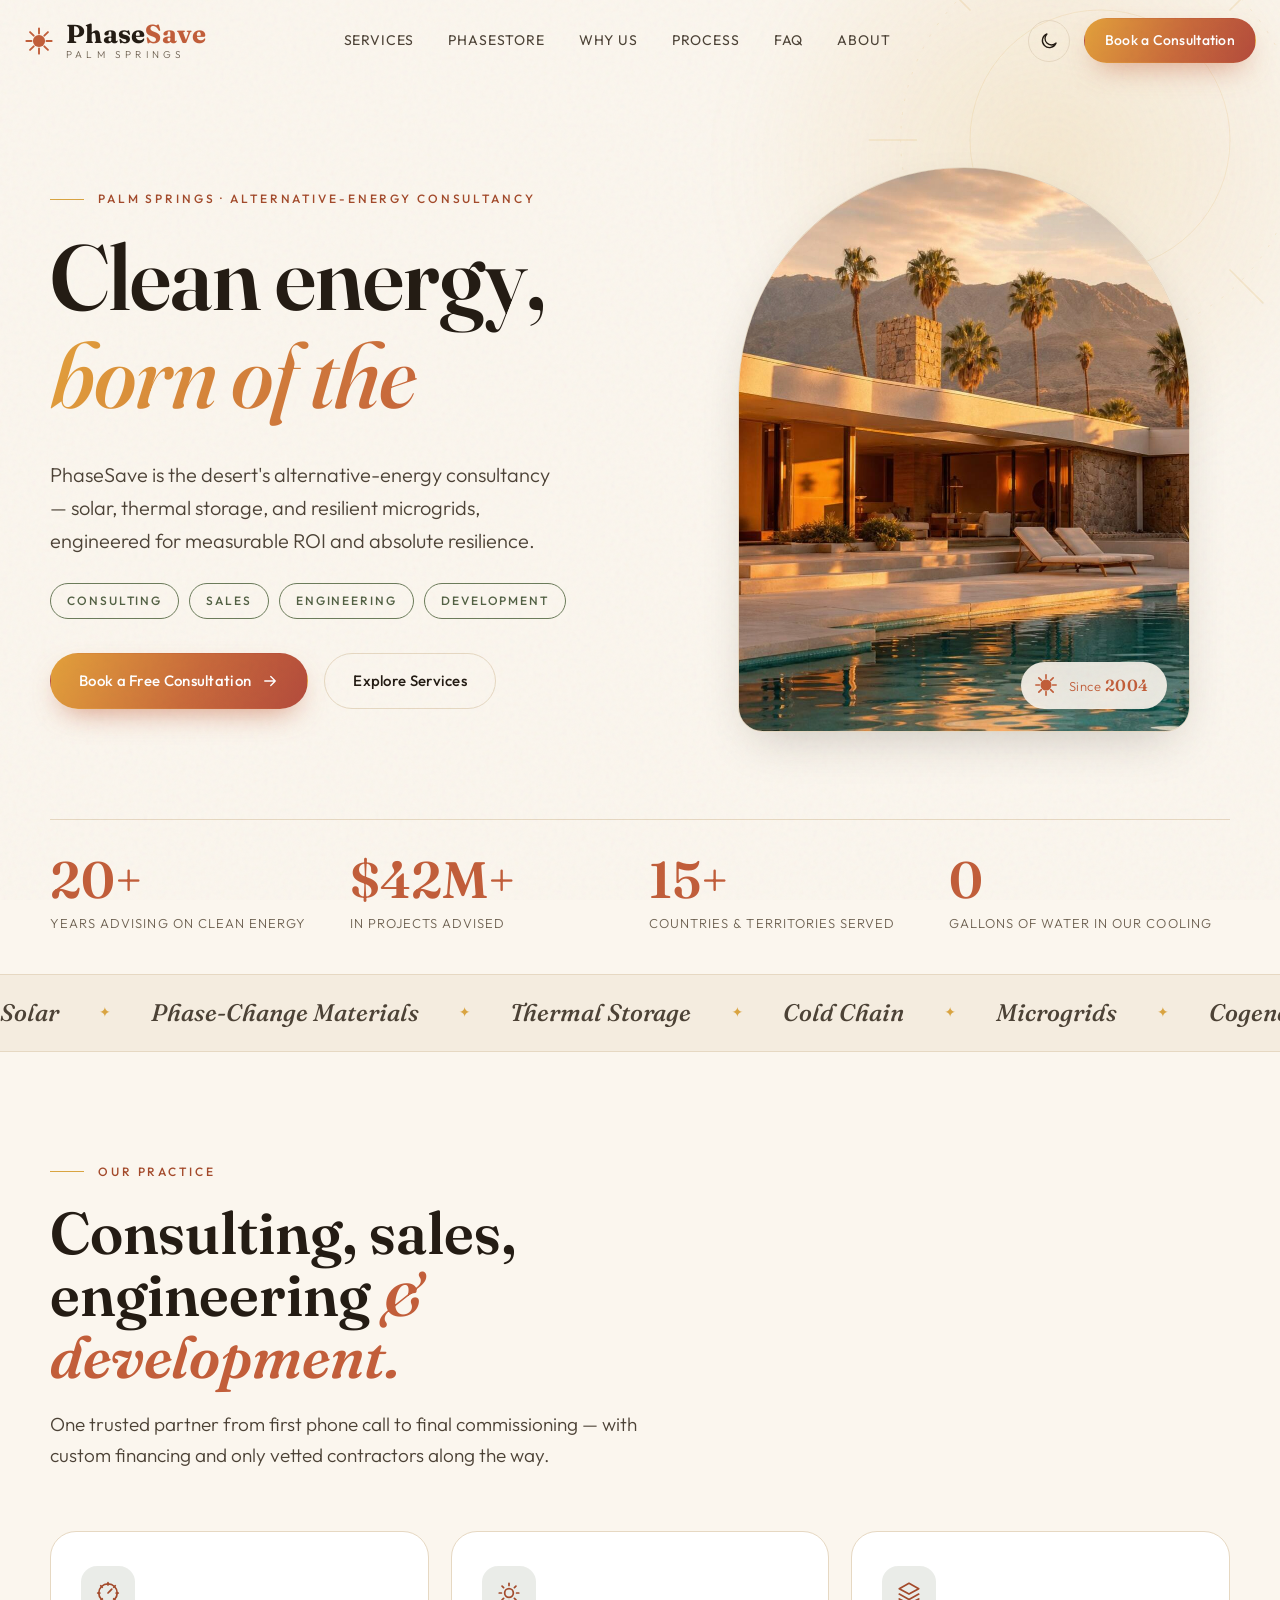
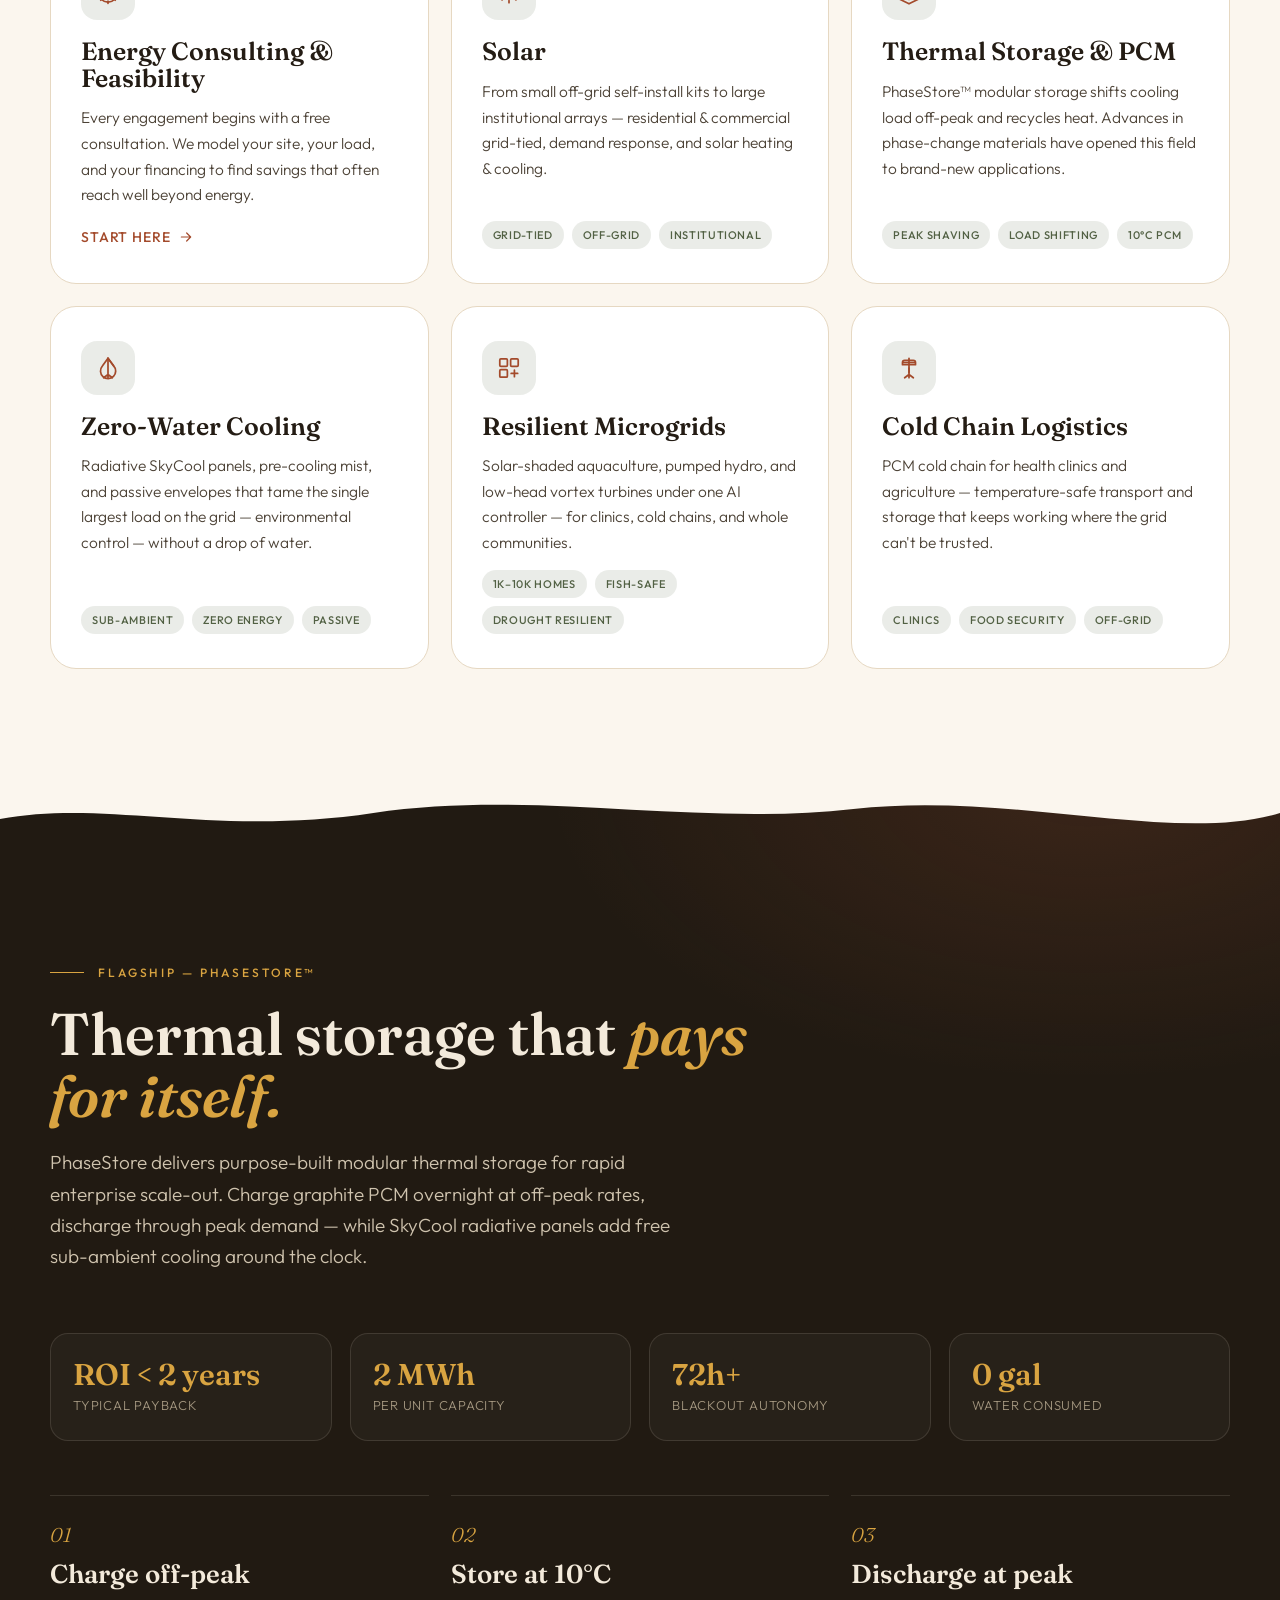
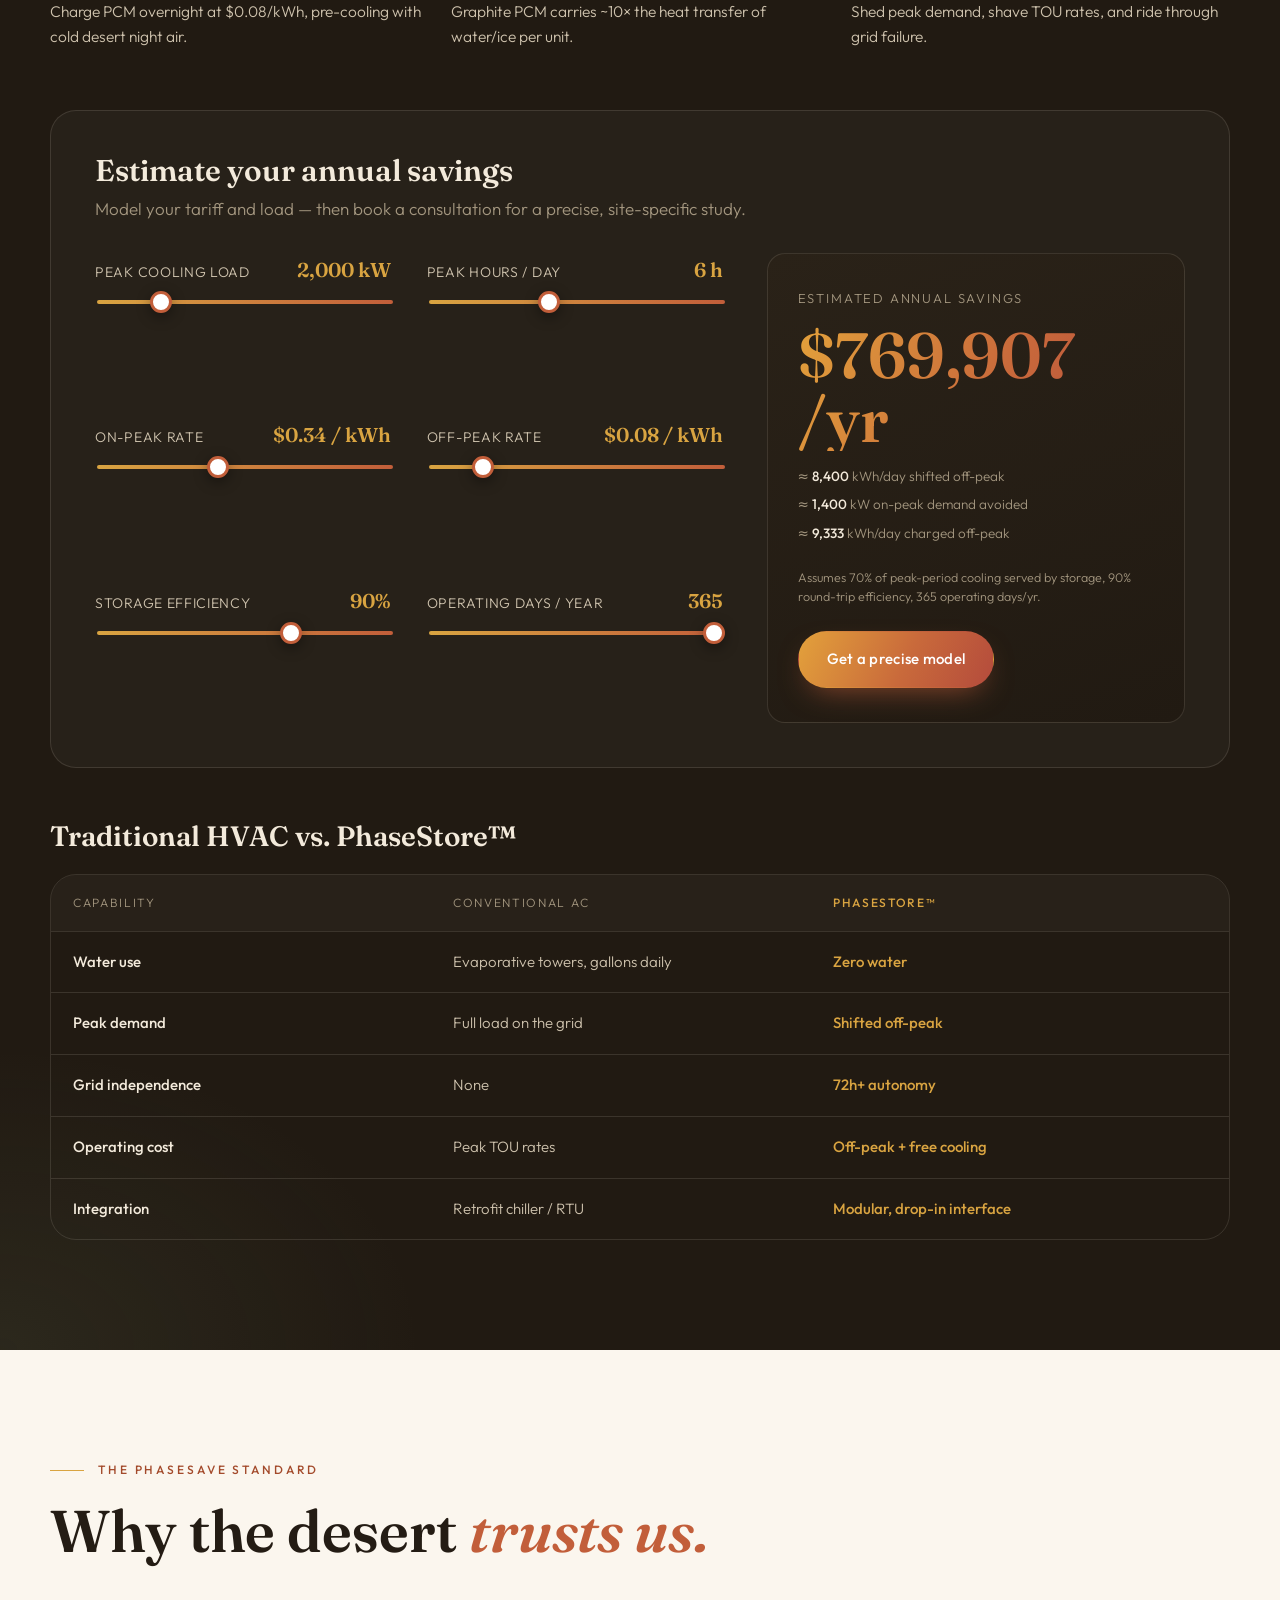
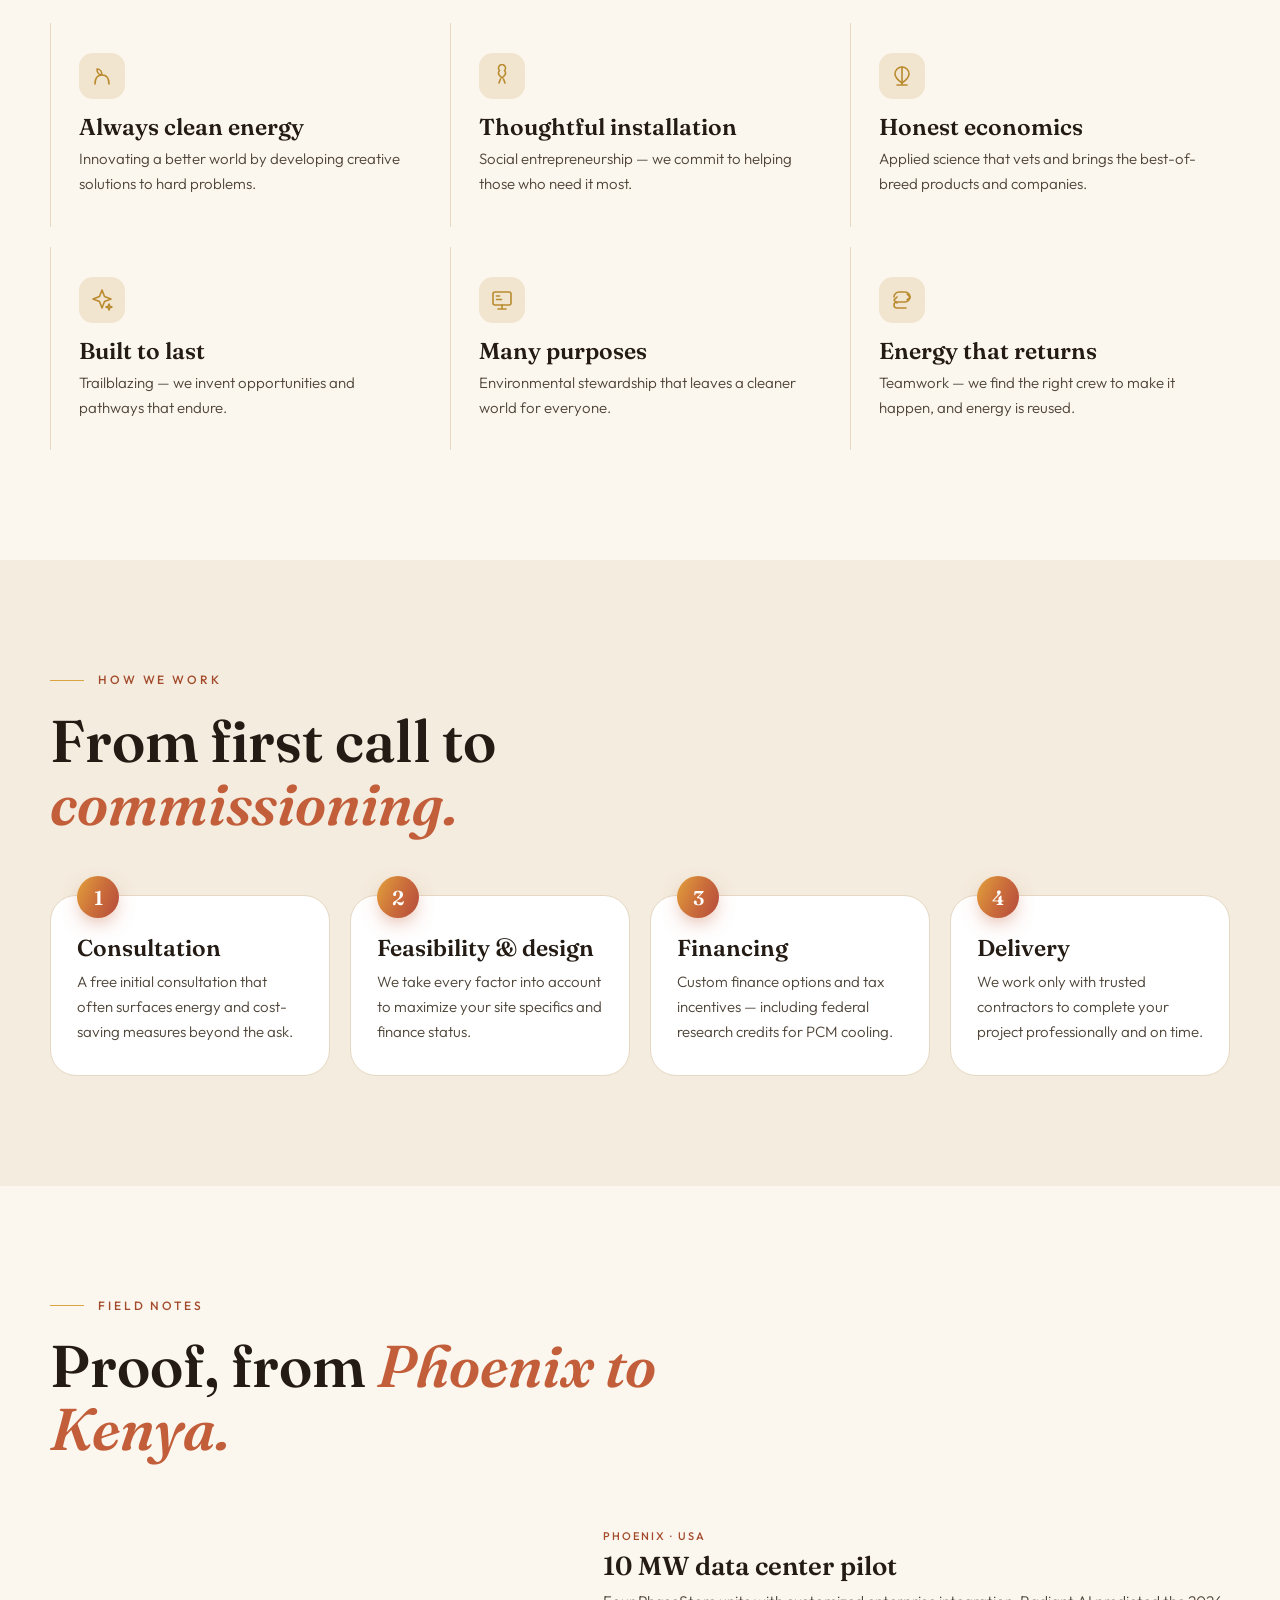
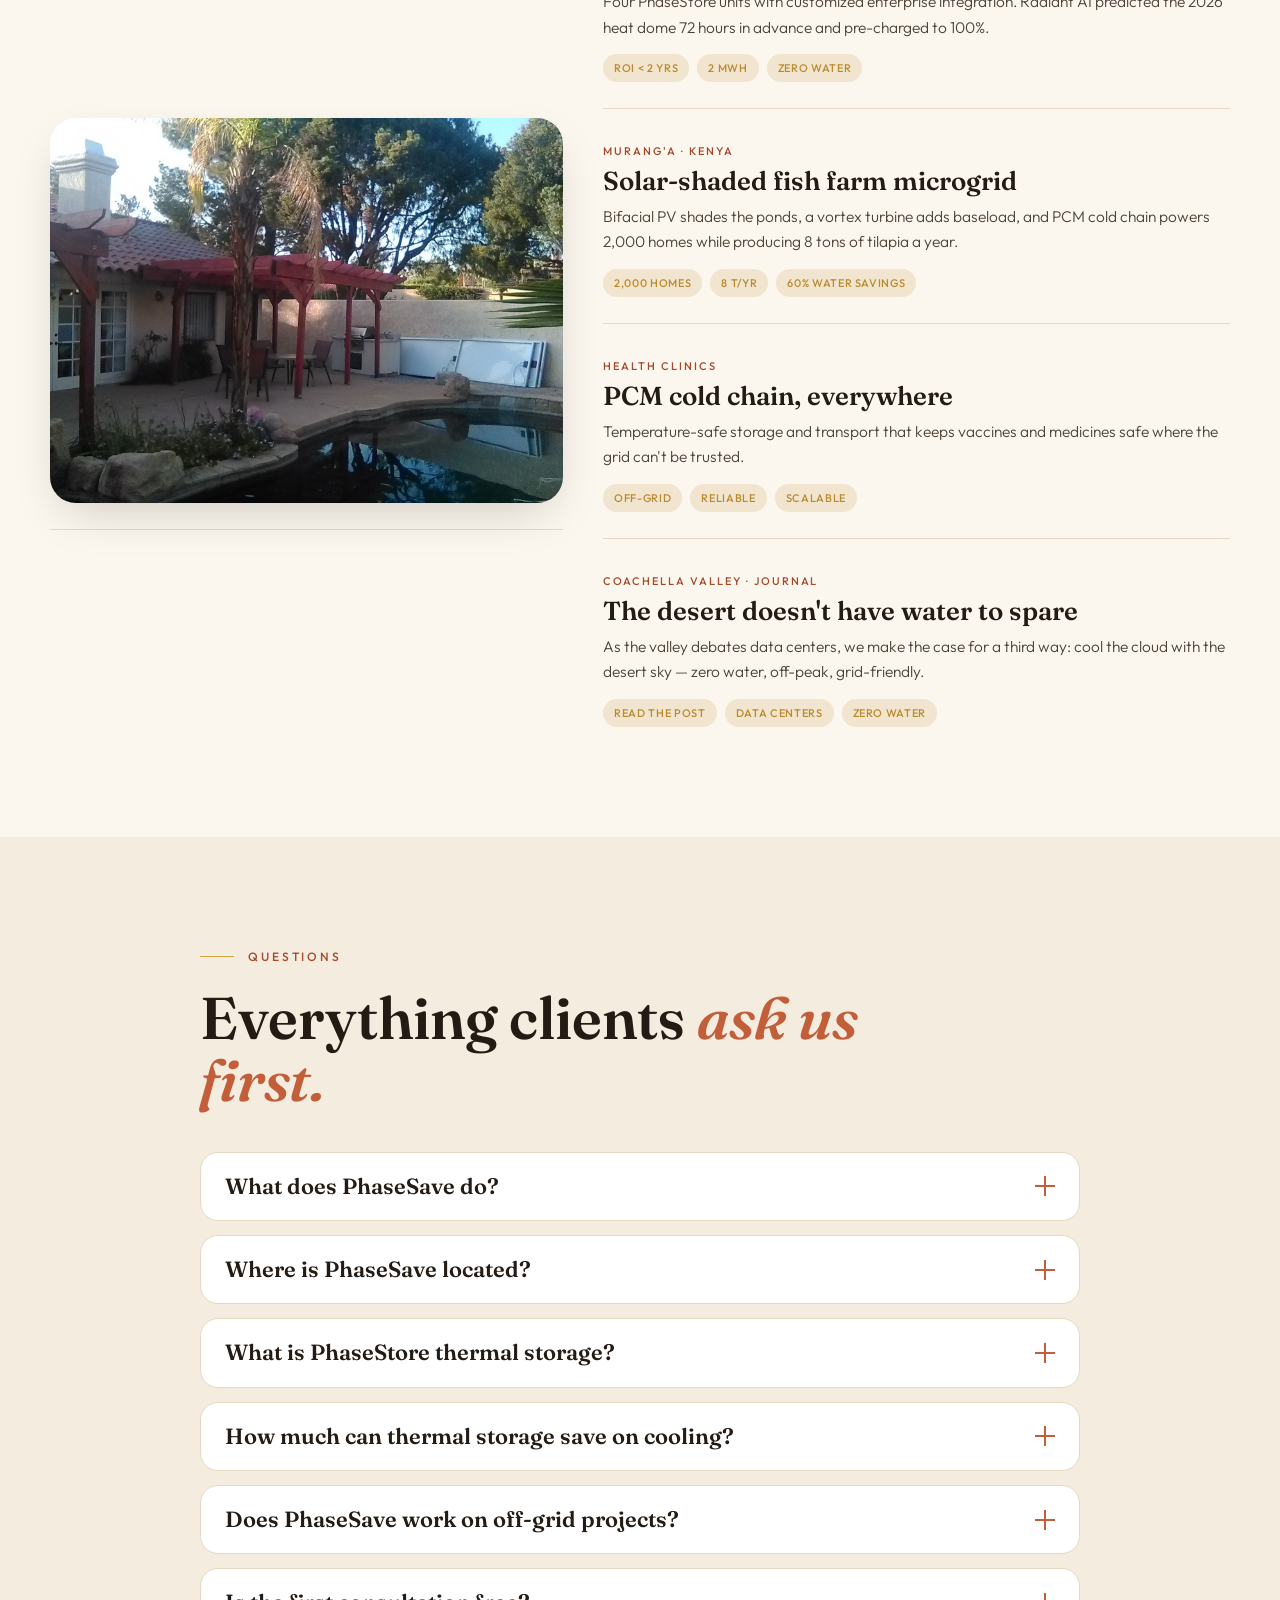
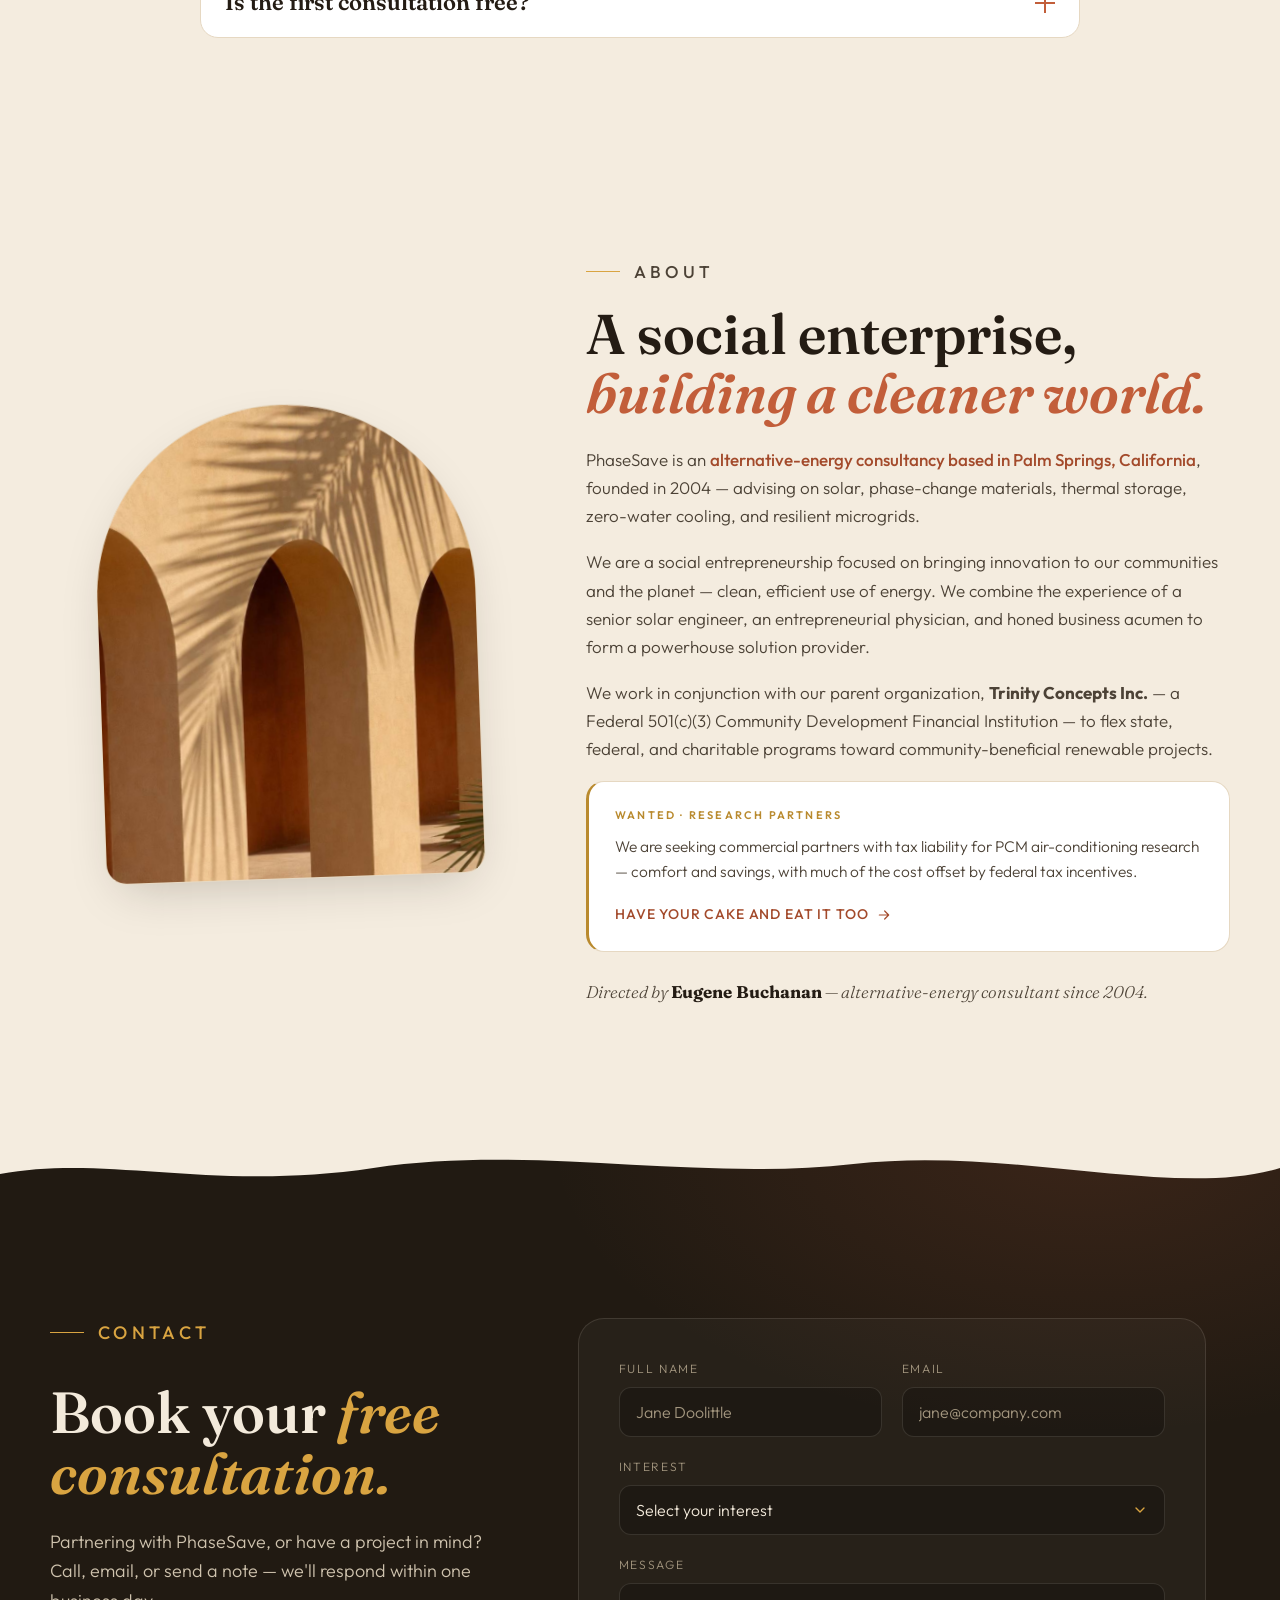
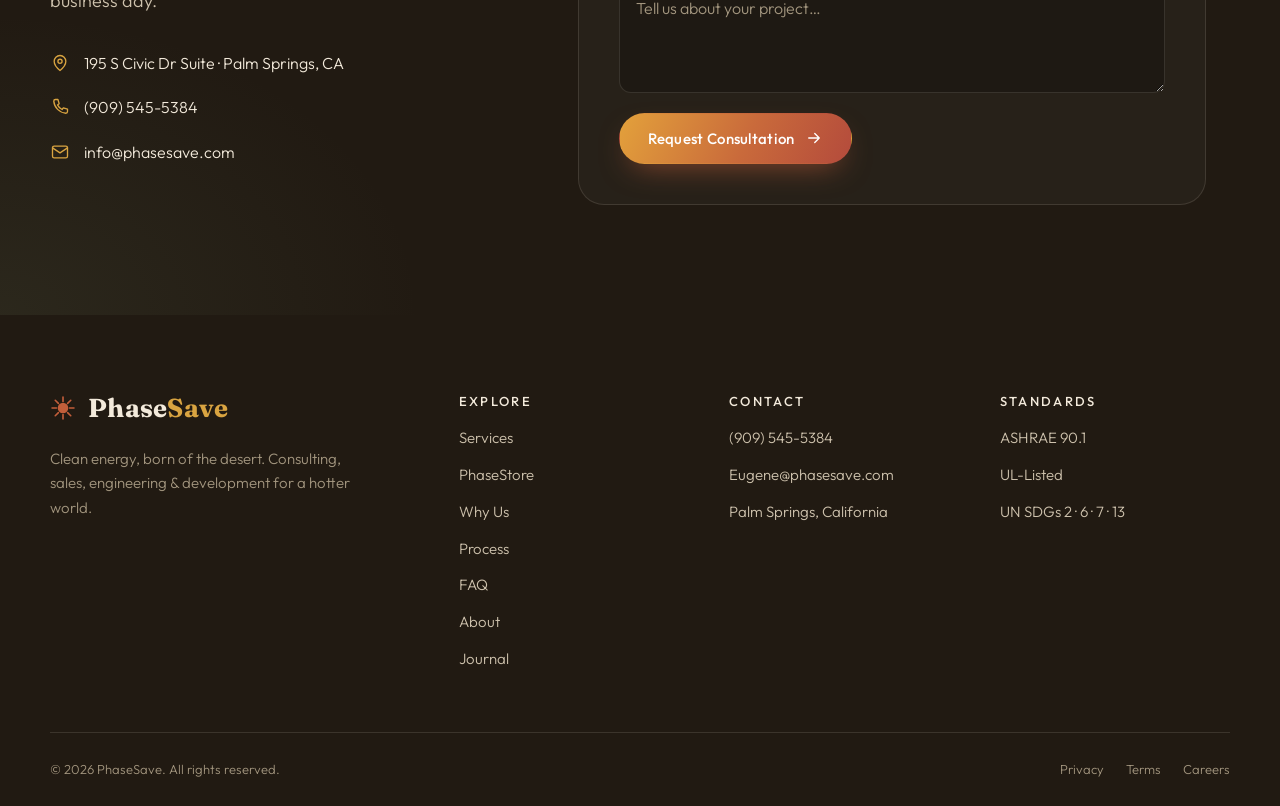
<file: phasesave-site/index.html>
<!doctype html>
<html lang="en">
<head>
  <meta charset="UTF-8" />
  <meta name="viewport" content="width=device-width, initial-scale=1.0" />
  <title>PhaseSave — Solar, Thermal Storage & Zero-Water Cooling Consultant in Palm Springs, CA</title>
  <meta name="description" content="PhaseSave is an alternative-energy consultancy in Palm Springs, CA offering solar, thermal storage (PhaseStore), zero-water cooling, and resilient microgrids. Consulting, sales, engineering & development. Free consultation." />
  <meta name="keywords" content="alternative energy consultant Palm Springs, solar consultant Coachella Valley, thermal energy storage, phase change material PCM cooling, zero water cooling, microgrid developer, cold chain logistics, peak shaving, demand response, PhaseSave" />
  <meta name="robots" content="index, follow, max-image-preview:large, max-snippet:-1" />
  <meta name="author" content="PhaseSave" />
  <link rel="canonical" href="https://phasesave.com/" />

  <meta name="theme-color" content="#fbf6ee" media="(prefers-color-scheme: light)" />
  <meta name="theme-color" content="#171209" media="(prefers-color-scheme: dark)" />

  <!-- Local / geo (Palm Springs) -->
  <meta name="geo.region" content="US-CA" />
  <meta name="geo.placename" content="Palm Springs" />
  <meta name="geo.position" content="33.8303;-116.5453" />
  <meta name="ICBM" content="33.8303, -116.5453" />

  <!-- Open Graph -->
  <meta property="og:type" content="website" />
  <meta property="og:site_name" content="PhaseSave" />
  <meta property="og:title" content="PhaseSave — Solar, Thermal Storage & Zero-Water Cooling Consultant" />
  <meta property="og:description" content="Palm Springs alternative-energy consultancy. Solar, PhaseStore thermal storage, zero-water cooling, and resilient microgrids — with measurable ROI." />
  <meta property="og:url" content="https://phasesave.com/" />
  <meta property="og:image" content="https://phasesave.com/assets/og.jpg" />
  <meta property="og:image:width" content="1200" />
  <meta property="og:image:height" content="630" />
  <meta property="og:image:alt" content="PhaseSave — clean energy, born of the desert" />
  <meta property="og:locale" content="en_US" />

  <!-- Twitter -->
  <meta name="twitter:card" content="summary_large_image" />
  <meta name="twitter:title" content="PhaseSave — Solar, Thermal Storage & Zero-Water Cooling Consultant" />
  <meta name="twitter:description" content="Palm Springs alternative-energy consultancy. Solar, PhaseStore thermal storage, zero-water cooling, and resilient microgrids." />
  <meta name="twitter:image" content="https://phasesave.com/assets/og.jpg" />
  <link rel="icon" href="data:image/svg+xml,%3Csvg xmlns='http://www.w3.org/2000/svg' viewBox='0 0 64 64'%3E%3Ccircle cx='32' cy='32' r='13' fill='%23C25E3A'/%3E%3Cg stroke='%23C25E3A' stroke-width='4' stroke-linecap='round'%3E%3Cpath d='M32 6v10M32 48v10M6 32h10M48 32h10M13.6 13.6l7 7M43.4 43.4l7 7M50.4 13.6l-7 7M20.6 43.4l-7 7'/%3E%3C/g%3E%3C/svg%3E" />

  <script>
    /* Set theme before paint to avoid flash; add .js to gate JS-only styling. */
    (function () {
      document.documentElement.classList.add("js");
      try {
        var t = localStorage.getItem("ps-theme");
        if (!t) {
          t = window.matchMedia && window.matchMedia("(prefers-color-scheme: dark)").matches ? "dusk" : "day";
        }
        document.documentElement.setAttribute("data-theme", t);
      } catch (e) {
        document.documentElement.setAttribute("data-theme", "day");
      }
    })();
  </script>

  <link rel="preconnect" href="https://fonts.googleapis.com" />
  <link rel="preconnect" href="https://fonts.gstatic.com" crossorigin />
  <link href="https://fonts.googleapis.com/css2?family=Fraunces:ital,opsz,wght@0,9..144,300..700;1,9..144,300..700&family=Outfit:wght@100..900&display=swap" rel="stylesheet" />
  <link rel="stylesheet" href="css/styles.css" />

  <script type="application/ld+json">
  {
    "@context": "https://schema.org",
    "@graph": [
      {
        "@type": ["ProfessionalService", "LocalBusiness"],
        "@id": "https://phasesave.com/#organization",
        "name": "PhaseSave",
        "alternateName": "Phase Save",
        "url": "https://phasesave.com/",
        "logo": "https://phasesave.com/assets/logo.svg",
        "image": "https://phasesave.com/assets/hero.jpg",
        "description": "PhaseSave is an alternative-energy consultancy in Palm Springs, California offering consulting, sales, engineering, and development for solar, phase-change material thermal storage, zero-water cooling, and resilient microgrids.",
        "slogan": "Clean energy, born of the desert.",
        "foundingDate": "2004",
        "founder": {
          "@type": "Person",
          "name": "Eugene Buchanan",
          "jobTitle": "Alternative-Energy Consultant"
        },
        "parentOrganization": {
          "@type": "Organization",
          "name": "Trinity Concepts Inc.",
          "description": "A Federal 501(c)(3) Community Development Financial Institution."
        },
        "telephone": "+1-909-454-5384",
        "email": "Eugene@phasesave.com",
        "priceRange": "$$",
        "address": {
          "@type": "PostalAddress",
          "streetAddress": "195 S Civic Dr Suite",
          "addressLocality": "Palm Springs",
          "addressRegion": "CA",
          "postalCode": "92262",
          "addressCountry": "US"
        },
        "geo": {
          "@type": "GeoCoordinates",
          "latitude": 33.8303,
          "longitude": -116.5453
        },
        "hasMap": "https://www.google.com/maps/place/Palm+Springs,+CA",
        "areaServed": [
          { "@type": "City", "name": "Palm Springs" },
          { "@type": "AdministrativeArea", "name": "Coachella Valley" },
          { "@type": "State", "name": "California" }
        ],
        "knowsAbout": [
          "Solar energy",
          "Phase change materials",
          "Thermal energy storage",
          "Zero-water cooling",
          "Microgrids",
          "Cold chain logistics",
          "Demand response",
          "Peak shaving"
        ],
        "sameAs": [
          "https://github.com/eugeneb50",
          "https://www.tierrachain.com"
        ]
      },
      {
        "@type": "WebSite",
        "@id": "https://phasesave.com/#website",
        "url": "https://phasesave.com/",
        "name": "PhaseSave",
        "description": "Palm Springs alternative-energy consultancy.",
        "inLanguage": "en",
        "publisher": { "@id": "https://phasesave.com/#organization" }
      },
      {
        "@type": "WebPage",
        "@id": "https://phasesave.com/#webpage",
        "url": "https://phasesave.com/",
        "name": "PhaseSave — Clean-Energy Consultancy · Palm Springs",
        "description": "Solar, thermal storage, zero-water cooling, and resilient microgrids from a Palm Springs alternative-energy consultancy.",
        "inLanguage": "en",
        "isPartOf": { "@id": "https://phasesave.com/#website" },
        "about": { "@id": "https://phasesave.com/#organization" },
        "primaryImageOfPage": {
          "@type": "ImageObject",
          "url": "https://phasesave.com/assets/hero.jpg",
          "width": 900,
          "height": 1125
        },
        "speakable": {
          "@type": "SpeakableSpecification",
          "cssSelector": [".hero__copy", ".about__copy"]
        }
      },
      {
        "@type": "OfferCatalog",
        "@id": "https://phasesave.com/#services",
        "name": "PhaseSave Services",
        "provider": { "@id": "https://phasesave.com/#organization" },
        "itemListElement": [
          {
            "@type": "Service",
            "name": "Energy Consulting & Feasibility",
            "serviceType": "Alternative-energy consulting",
            "description": "Free initial consultation and site-specific modeling of solar, storage, and cooling savings.",
            "areaServed": "Coachella Valley",
            "offers": { "@type": "Offer", "price": "0", "priceCurrency": "USD", "description": "Free initial consultation" }
          },
          {
            "@type": "Service",
            "name": "Solar",
            "serviceType": "Solar power systems",
            "description": "Residential and commercial grid-tied solar, demand response, off-grid kits, and solar heating and cooling."
          },
          {
            "@type": "Service",
            "name": "Thermal Storage & PCM",
            "serviceType": "Thermal energy storage",
            "description": "PhaseStore modular thermal storage using 10°C graphite phase-change material for peak shaving and load shifting."
          },
          {
            "@type": "Service",
            "name": "Zero-Water Cooling",
            "serviceType": "Zero-water cooling systems",
            "description": "Radiative SkyCool panels, pre-cooling mist, and passive envelopes that reduce air-conditioning load without water."
          },
          {
            "@type": "Service",
            "name": "Resilient Microgrids",
            "serviceType": "Microgrid development",
            "description": "Solar-shaded aquaculture, pumped hydro, and low-head vortex turbines under one AI controller."
          },
          {
            "@type": "Service",
            "name": "Cold Chain Logistics",
            "serviceType": "Cold chain logistics",
            "description": "Phase-change material cold chain for health clinics and agriculture in off-grid settings."
          }
        ]
      },
      {
        "@type": "Product",
        "@id": "https://phasesave.com/#phasestore",
        "name": "PhaseStore",
        "brand": { "@id": "https://phasesave.com/#organization" },
        "description": "Modular thermal energy storage for enterprise cooling. Charges 10°C graphite PCM off-peak, discharges at peak, and pairs with SkyCool radiative panels for zero-water, sub-ambient cooling.",
        "image": "https://phasesave.com/assets/hero.jpg",
        "additionalProperty": [
          { "@type": "PropertyValue", "name": "Capacity", "value": "2 MWh per unit" },
          { "@type": "PropertyValue", "name": "Blackout autonomy", "value": "72+ hours" },
          { "@type": "PropertyValue", "name": "Water use", "value": "0 gallons" },
          { "@type": "PropertyValue", "name": "Typical payback", "value": "Under 2 years" }
        ]
      },
      {
        "@type": "FAQPage",
        "@id": "https://phasesave.com/#faq",
        "mainEntity": [
          {
            "@type": "Question",
            "name": "What does PhaseSave do?",
            "acceptedAnswer": { "@type": "Answer", "text": "PhaseSave is an alternative-energy consultancy in Palm Springs, California. We provide consulting, sales, engineering, and development for solar, thermal storage, zero-water cooling, and resilient microgrids." }
          },
          {
            "@type": "Question",
            "name": "Where is PhaseSave located?",
            "acceptedAnswer": { "@type": "Answer", "text": "PhaseSave is based at 195 S Civic Dr Suite, Palm Springs, CA 92262, serving the Coachella Valley, Southern California, and international projects across more than 15 countries." }
          },
          {
            "@type": "Question",
            "name": "What is PhaseStore thermal storage?",
            "acceptedAnswer": { "@type": "Answer", "text": "PhaseStore is modular thermal energy storage that charges 10°C graphite phase-change material (PCM) overnight at off-peak rates and discharges during peak demand. With SkyCool radiative panels it adds zero-water cooling, typically paying back in under two years." }
          },
          {
            "@type": "Question",
            "name": "How much can thermal storage save on cooling?",
            "acceptedAnswer": { "@type": "Answer", "text": "Savings come from shifting cooling load from on-peak to off-peak electricity. A 2,000 kW load running 6 peak hours at $0.34/kWh on-peak versus $0.08/kWh off-peak can save roughly $770,000 per year before incentives." }
          },
          {
            "@type": "Question",
            "name": "Does PhaseSave work on off-grid projects?",
            "acceptedAnswer": { "@type": "Answer", "text": "Yes. PhaseSave designs small off-grid self-install solar kits, battery-less off-grid systems for AC motors, solar wells, solar mining, and solar refrigeration." }
          },
          {
            "@type": "Question",
            "name": "Is the first consultation free?",
            "acceptedAnswer": { "@type": "Answer", "text": "Yes. PhaseSave offers a free initial consultation that often surfaces energy and cost-saving measures beyond the original request." }
          }
        ]
      }
    ]
  }
  </script>
</head>
<body>
  <a class="skip-link" href="#top">Skip to content</a>
  <div class="progress" id="progress" aria-hidden="true"></div>
  <div class="grain" aria-hidden="true"></div>

  <!-- ============ NAV ============ -->
  <header class="nav" id="nav">
    <div class="nav__inner">
      <a class="brand" href="#top" aria-label="PhaseSave home">
        <span class="brand__mark" aria-hidden="true">
          <svg viewBox="0 0 64 64" width="30" height="30"><circle cx="32" cy="32" r="13" fill="currentColor"/><g stroke="currentColor" stroke-width="4" stroke-linecap="round"><path d="M32 5v11M32 48v11M5 32h11M48 32h11M12.9 12.9l7.8 7.8M43.3 43.3l7.8 7.8M51.1 12.9l-7.8 7.8M20.7 43.3l-7.8 7.8"/></g></svg>
        </span>
        <span class="brand__word">
          <span class="brand__name">Phase<span>Save</span></span>
          <span class="brand__tag">Palm Springs</span>
        </span>
      </a>

      <nav class="nav__links" aria-label="Primary">
        <a href="#services">Services</a>
        <a href="#phasestore">PhaseStore</a>
        <a href="#why">Why Us</a>
        <a href="#process">Process</a>
        <a href="#faq">FAQ</a>
        <a href="#about">About</a>
      </nav>

      <div class="nav__actions">
        <button class="theme-toggle" id="themeToggle" type="button" aria-label="Switch color theme">
          <svg class="ico-moon" viewBox="0 0 24 24" aria-hidden="true"><path d="M20.5 14.5A8.5 8.5 0 1 1 9.5 3.5a7 7 0 0 0 11 11z"/></svg>
          <svg class="ico-sun" viewBox="0 0 24 24" aria-hidden="true"><circle cx="12" cy="12" r="4.5"/><path d="M12 2.5v2M12 19.5v2M2.5 12h2M19.5 12h2M5.3 5.3l1.4 1.4M17.3 17.3l1.4 1.4M18.7 5.3l-1.4 1.4M6.7 17.3l-1.4 1.4"/></svg>
        </button>
        <a class="btn btn--primary btn--sm" href="#contact">Book a Consultation</a>
        <button class="nav__toggle" id="navToggle" aria-label="Menu" aria-expanded="false">
          <span></span><span></span><span></span>
        </button>
      </div>
    </div>
    <div class="nav__drawer" id="navDrawer">
      <a href="#services">Services</a>
      <a href="#phasestore">PhaseStore</a>
      <a href="#why">Why Us</a>
      <a href="#process">Process</a>
      <a href="#faq">FAQ</a>
      <a href="#about">About</a>
      <a class="btn btn--primary" href="#contact">Book a Consultation</a>
    </div>
  </header>

  <main id="top">
    <!-- ============ HERO ============ -->
    <section class="hero">
      <div class="hero__glow" aria-hidden="true"></div>
      <svg class="hero__sun" viewBox="0 0 600 600" aria-hidden="true">
        <g>
          <circle cx="300" cy="300" r="150" fill="none" stroke="currentColor" stroke-width="1"/>
          <circle cx="300" cy="300" r="230" fill="none" stroke="currentColor" stroke-width="1" stroke-dasharray="2 14" stroke-linecap="round"/>
          <g>
            <line x1="300" y1="34" x2="300" y2="88" stroke="currentColor" stroke-width="2" stroke-linecap="round"/>
            <line x1="300" y1="512" x2="300" y2="566" stroke="currentColor" stroke-width="2" stroke-linecap="round"/>
            <line x1="34" y1="300" x2="88" y2="300" stroke="currentColor" stroke-width="2" stroke-linecap="round"/>
            <line x1="512" y1="300" x2="566" y2="300" stroke="currentColor" stroke-width="2" stroke-linecap="round"/>
            <line x1="112" y1="112" x2="150" y2="150" stroke="currentColor" stroke-width="2" stroke-linecap="round"/>
            <line x1="450" y1="450" x2="488" y2="488" stroke="currentColor" stroke-width="2" stroke-linecap="round"/>
            <line x1="112" y1="488" x2="150" y2="450" stroke="currentColor" stroke-width="2" stroke-linecap="round"/>
            <line x1="450" y1="150" x2="488" y2="112" stroke="currentColor" stroke-width="2" stroke-linecap="round"/>
          </g>
        </g>
      </svg>

      <div class="container hero__grid">
        <div class="hero__copy">
          <p class="eyebrow reveal" id="heroEyebrow">Palm Springs · Alternative-Energy Consultancy</p>
          <h1 class="hero__title">
            <span class="hero__line" data-split>Clean energy,</span>
            <span class="hero__rotator" data-rotator aria-live="polite">
              <span class="hero__phrase">born of the desert.</span>
              <span class="hero__phrase">stored for the peak.</span>
              <span class="hero__phrase">cooled with zero water.</span>
              <span class="hero__phrase">powered by the sun.</span>
            </span>
          </h1>
          <p class="hero__lede reveal">
            PhaseSave is the desert's alternative-energy consultancy — solar, thermal
            storage, and resilient microgrids, engineered for measurable ROI and
            absolute resilience.
          </p>
          <div class="hero__services reveal">
            <span>Consulting</span><span>Sales</span><span>Engineering</span><span>Development</span>
          </div>
          <div class="hero__cta reveal">
            <a class="btn btn--primary" href="#contact">
              Book a Free Consultation
              <svg viewBox="0 0 24 24"><path d="M5 12h14M13 6l6 6-6 6"/></svg>
            </a>
            <a class="btn btn--ghost" href="#services">Explore Services</a>
          </div>
        </div>

        <figure class="hero__frame reveal">
          <div class="arch arch--hero" id="heroArch">
            <img src="assets/hero.jpg" alt="A mid-century modern home in Palm Springs at golden hour with date palms and mountains" width="900" height="1125" fetchpriority="high" decoding="async" />
            <div class="arch__badge">
              <svg viewBox="0 0 64 64"><circle cx="32" cy="32" r="12" fill="currentColor"/><g stroke="currentColor" stroke-width="4" stroke-linecap="round"><path d="M32 7v9M32 48v9M7 32h9M48 32h9M14.3 14.3l6.4 6.4M43.3 43.3l6.4 6.4M49.7 14.3l-6.4 6.4M20.7 43.3l-6.4 6.4"/></g></svg>
              <span>Since <strong>2004</strong></span>
            </div>
          </div>
        </figure>
      </div>

      <div class="hero__stats container reveal">
        <div class="stat">
          <span class="stat__num"><span class="count" data-to="20" data-suffix="+">20+</span></span>
          <span class="stat__label">Years advising on clean energy</span>
        </div>
        <div class="stat">
          <span class="stat__num"><span class="count" data-to="42" data-prefix="$" data-suffix="M+">$42M+</span></span>
          <span class="stat__label">In projects advised</span>
        </div>
        <div class="stat">
          <span class="stat__num"><span class="count" data-to="15" data-suffix="+">15+</span></span>
          <span class="stat__label">Countries &amp; territories served</span>
        </div>
        <div class="stat">
          <span class="stat__num"><span class="count" data-to="0" data-suffix="">0</span></span>
          <span class="stat__label">Gallons of water in our cooling</span>
        </div>
      </div>
    </section>

    <!-- ============ MARQUEE ============ -->
    <div class="marquee" aria-hidden="true">
      <div class="marquee__track">
        <span>Solar</span><i>✦</i><span>Phase-Change Materials</span><i>✦</i>
        <span>Thermal Storage</span><i>✦</i><span>Cold Chain</span><i>✦</i>
        <span>Microgrids</span><i>✦</i><span>Cogeneration</span><i>✦</i>
        <span>Wind</span><i>✦</i><span>Zero-Water Cooling</span><i>✦</i>
        <span>Solar</span><i>✦</i><span>Phase-Change Materials</span><i>✦</i>
        <span>Thermal Storage</span><i>✦</i><span>Cold Chain</span><i>✦</i>
        <span>Microgrids</span><i>✦</i><span>Cogeneration</span><i>✦</i>
        <span>Wind</span><i>✦</i><span>Zero-Water Cooling</span><i>✦</i>
      </div>
    </div>

    <!-- ============ SERVICES ============ -->
    <section class="section" id="services">
      <div class="container">
        <div class="section__head reveal">
          <p class="eyebrow">Our Practice</p>
          <h2>Consulting, sales, engineering <em>&amp; development.</em></h2>
          <p class="section__lede">
            One trusted partner from first phone call to final commissioning — with custom
            financing and only vetted contractors along the way.
          </p>
        </div>

        <div class="cards">
          <article class="card reveal">
            <div class="card__icon"><svg viewBox="0 0 24 24"><circle cx="12" cy="12" r="8.5"/><path d="M15.5 8.5l-2.2 2.2M12 12l2.6-2.6"/><path d="M12 2.5v2M12 19.5v2M2.5 12h2M19.5 12h2M5.3 5.3l1.4 1.4M17.3 17.3l1.4 1.4M18.7 5.3l-1.4 1.4M6.7 17.3l-1.4 1.4"/></svg></div>
            <h3>Energy Consulting &amp; Feasibility</h3>
            <p>Every engagement begins with a free consultation. We model your site, your load, and your financing to find savings that often reach well beyond energy.</p>
            <a class="card__cta" href="#contact">Start here <svg viewBox="0 0 24 24"><path d="M5 12h14M13 6l6 6-6 6"/></svg></a>
          </article>

          <article class="card reveal">
            <div class="card__icon"><svg viewBox="0 0 24 24"><circle cx="12" cy="12" r="4"/><path d="M12 3v2M12 19v2M3 12h2M19 12h2M5.6 5.6l1.4 1.4M17 17l1.4 1.4M18.4 5.6L17 7M7 17l-1.4 1.4"/></svg></div>
            <h3>Solar</h3>
            <p>From small off-grid self-install kits to large institutional arrays — residential &amp; commercial grid-tied, demand response, and solar heating &amp; cooling.</p>
            <span class="card__tags"><em>Grid-tied</em><em>Off-grid</em><em>Institutional</em></span>
          </article>

          <article class="card reveal">
            <div class="card__icon"><svg viewBox="0 0 24 24"><path d="M12 3l9 5-9 5-9-5 9-5z"/><path d="M3 13l9 5 9-5"/><path d="M3 17.5L12 22l9-4.5"/></svg></div>
            <h3>Thermal Storage &amp; PCM</h3>
            <p>PhaseStore&trade; modular storage shifts cooling load off-peak and recycles heat. Advances in phase-change materials have opened this field to brand-new applications.</p>
            <span class="card__tags"><em>Peak shaving</em><em>Load shifting</em><em>10°C PCM</em></span>
          </article>

          <article class="card reveal">
            <div class="card__icon"><svg viewBox="0 0 24 24"><path d="M12 3v18M8 21l4-3 4 3"/><path d="M12 3l-5.2 7.2A7 7 0 1 0 17.2 10z"/><path d="M12 3l5.2 7.2"/></svg></div>
            <h3>Zero-Water Cooling</h3>
            <p>Radiative SkyCool panels, pre-cooling mist, and passive envelopes that tame the single largest load on the grid — environmental control — without a drop of water.</p>
            <span class="card__tags"><em>Sub-ambient</em><em>Zero energy</em><em>Passive</em></span>
          </article>

          <article class="card reveal">
            <div class="card__icon"><svg viewBox="0 0 24 24"><rect x="3.5" y="3.5" width="7" height="7" rx="1"/><rect x="13.5" y="3.5" width="7" height="7" rx="1"/><rect x="3.5" y="13.5" width="7" height="7" rx="1"/><path d="M17 14v6M14 17h6"/></svg></div>
            <h3>Resilient Microgrids</h3>
            <p>Solar-shaded aquaculture, pumped hydro, and low-head vortex turbines under one AI controller — for clinics, cold chains, and whole communities.</p>
            <span class="card__tags"><em>1K–10K homes</em><em>Fish-safe</em><em>Drought resilient</em></span>
          </article>

          <article class="card reveal">
            <div class="card__icon"><svg viewBox="0 0 24 24"><path d="M12 3v18M8 21l4-3 4 3"/><path d="M6 7h12M6 7a2 2 0 0 1 2-2h8a2 2 0 0 1 2 2v2H6z"/><path d="M12 12v4"/></svg></div>
            <h3>Cold Chain Logistics</h3>
            <p>PCM cold chain for health clinics and agriculture — temperature-safe transport and storage that keeps working where the grid can't be trusted.</p>
            <span class="card__tags"><em>Clinics</em><em>Food security</em><em>Off-grid</em></span>
          </article>
        </div>
      </div>
    </section>

    <!-- organic hand-off into the night section -->
    <svg class="wave" viewBox="0 0 1440 72" preserveAspectRatio="none" aria-hidden="true">
      <path style="fill:var(--bg)" d="M0,0 H1440 V34 C1320,66 1140,12 960,30 C780,48 600,10 420,34 C240,58 120,20 0,40 Z"/>
    </svg>

    <!-- ============ PHASESTORE (night) ============ -->
    <section class="section section--night has-wave" id="phasestore">
      <div class="container">
        <div class="section__head section__head--night reveal">
          <p class="eyebrow">Flagship — PhaseStore&trade;</p>
          <h2>Thermal storage that <em>pays for itself.</em></h2>
          <p class="section__lede">
            PhaseStore delivers purpose-built modular thermal storage for rapid
            enterprise scale-out. Charge graphite PCM overnight at off-peak rates,
            discharge through peak demand — while SkyCool radiative panels add free
            sub-ambient cooling around the clock.
          </p>
        </div>

        <div class="chips reveal">
          <div class="chip"><strong>ROI &lt; 2 years</strong><span>typical payback</span></div>
          <div class="chip"><strong>2 MWh</strong><span>per unit capacity</span></div>
          <div class="chip"><strong>72h+</strong><span>blackout autonomy</span></div>
          <div class="chip"><strong>0 gal</strong><span>water consumed</span></div>
        </div>

        <div class="steps reveal">
          <div class="step">
            <span class="step__n">01</span>
            <h3>Charge off-peak</h3>
            <p>Charge PCM overnight at $0.08/kWh, pre-cooling with cold desert night air.</p>
          </div>
          <div class="step">
            <span class="step__n">02</span>
            <h3>Store at 10°C</h3>
            <p>Graphite PCM carries ~10× the heat transfer of water/ice per unit.</p>
          </div>
          <div class="step">
            <span class="step__n">03</span>
            <h3>Discharge at peak</h3>
            <p>Shed peak demand, shave TOU rates, and ride through grid failure.</p>
          </div>
        </div>

        <!-- Estimator -->
        <div class="estimator reveal">
          <div class="estimator__intro">
            <h3>Estimate your annual savings</h3>
            <p>Model your tariff and load — then book a consultation for a precise, site-specific study.</p>
          </div>
          <div class="estimator__body">
            <div class="estimator__controls">
              <label class="range">
                <span class="range__label"><span>Peak cooling load</span><strong id="loadVal">2,000 kW</strong></span>
                <input type="range" id="load" min="100" max="10000" step="50" value="2000" aria-label="Peak cooling load in kilowatts" />
              </label>
              <label class="range">
                <span class="range__label"><span>Peak hours / day</span><strong id="hoursVal">6 h</strong></span>
                <input type="range" id="hours" min="2" max="12" step="1" value="6" aria-label="Peak hours per day" />
              </label>
              <label class="range">
                <span class="range__label"><span>On-peak rate</span><strong id="onPeakVal">$0.34 / kWh</strong></span>
                <input type="range" id="onPeak" min="0.10" max="0.70" step="0.01" value="0.34" aria-label="On-peak electricity rate in dollars per kilowatt-hour" />
              </label>
              <label class="range">
                <span class="range__label"><span>Off-peak rate</span><strong id="offPeakVal">$0.08 / kWh</strong></span>
                <input type="range" id="offPeak" min="0.02" max="0.40" step="0.01" value="0.08" aria-label="Off-peak electricity rate in dollars per kilowatt-hour" />
              </label>
              <label class="range">
                <span class="range__label"><span>Storage efficiency</span><strong id="effVal">90%</strong></span>
                <input type="range" id="eff" min="70" max="100" step="1" value="90" aria-label="Round-trip storage efficiency as a percentage" />
              </label>
              <label class="range">
                <span class="range__label"><span>Operating days / year</span><strong id="daysVal">365</strong></span>
                <input type="range" id="days" min="150" max="365" step="5" value="365" aria-label="Operating days per year" />
              </label>
            </div>
            <div class="estimator__result">
              <span class="estimator__result-label">Estimated annual savings</span>
              <strong class="estimator__result-num" id="savings" aria-live="polite">$0 /yr</strong>
              <div class="estimator__result-lines">
                <span class="estimator__result-sub">≈ <strong id="shiftedEnergy">0</strong> kWh/day shifted off-peak</span>
                <span class="estimator__result-sub">≈ <strong id="avoidedDemand">0</strong> kW on-peak demand avoided</span>
                <span class="estimator__result-sub">≈ <strong id="chargeEnergy">0</strong> kWh/day charged off-peak</span>
              </div>
              <p class="estimator__note" id="estimatorNote"></p>
              <a class="btn btn--primary" href="#contact">Get a precise model</a>
            </div>
          </div>
        </div>

        <!-- Comparison -->
        <div class="compare reveal">
          <h3>Traditional HVAC vs. PhaseStore&trade;</h3>
          <div class="table" role="table">
            <div class="tr tr--head" role="row">
              <div class="td" role="columnheader">Capability</div>
              <div class="td" role="columnheader">Conventional AC</div>
              <div class="td td--win" role="columnheader">PhaseStore&trade;</div>
            </div>
            <div class="tr" role="row">
              <div class="td td--label" role="rowheader">Water use</div>
              <div class="td">Evaporative towers, gallons daily</div>
              <div class="td td--win">Zero water</div>
            </div>
            <div class="tr" role="row">
              <div class="td td--label" role="rowheader">Peak demand</div>
              <div class="td">Full load on the grid</div>
              <div class="td td--win">Shifted off-peak</div>
            </div>
            <div class="tr" role="row">
              <div class="td td--label" role="rowheader">Grid independence</div>
              <div class="td">None</div>
              <div class="td td--win">72h+ autonomy</div>
            </div>
            <div class="tr" role="row">
              <div class="td td--label" role="rowheader">Operating cost</div>
              <div class="td">Peak TOU rates</div>
              <div class="td td--win">Off-peak + free cooling</div>
            </div>
            <div class="tr" role="row">
              <div class="td td--label" role="rowheader">Integration</div>
              <div class="td">Retrofit chiller / RTU</div>
              <div class="td td--win">Modular, drop-in interface</div>
            </div>
          </div>
        </div>
      </div>
    </section>

    <!-- ============ WHY US ============ -->
    <section class="section" id="why">
      <div class="container">
        <div class="section__head reveal">
          <p class="eyebrow">The PhaseSave Standard</p>
          <h2>Why the desert <em>trusts us.</em></h2>
        </div>

        <div class="why-grid reveal">
          <div class="why">
            <div class="why__icon"><svg viewBox="0 0 24 24"><path d="M5 20c0-6 3-9 7-9s7 3 7 9"/><path d="M12 11C9 11 7 8.5 7 5c3 0 5 2.5 5 6z"/></svg></div>
            <h3>Always clean energy</h3>
            <p>Innovating a better world by developing creative solutions to hard problems.</p>
          </div>
          <div class="why">
            <div class="why__icon"><svg viewBox="0 0 24 24"><path d="M14.5 6.5a3.5 3.5 0 1 0-5 0 3.5 3.5 0 0 0 0 5l2.5 2.5 2.5-2.5a3.5 3.5 0 0 0 0-5z"/><path d="M9 19l1.5-4M15 19l-1.5-4"/></svg></div>
            <h3>Thoughtful installation</h3>
            <p>Social entrepreneurship — we commit to helping those who need it most.</p>
          </div>
          <div class="why">
            <div class="why__icon"><svg viewBox="0 0 24 24"><path d="M12 3v18M7 21h10"/><path d="M12 3a7 7 0 0 1 7 7c0 4-7 9-7 9S5 14 5 10a7 7 0 0 1 7-7z"/></svg></div>
            <h3>Honest economics</h3>
            <p>Applied science that vets and brings the best-of-breed products and companies.</p>
          </div>
          <div class="why">
            <div class="why__icon"><svg viewBox="0 0 24 24"><path d="M12 2l2.5 6.5L21 11l-6.5 2.5L12 20l-2.5-6.5L3 11l6.5-2.5z"/><path d="M19 16l.8 2.2L22 19l-2.2.8L19 22l-.8-2.2L16 19l2.2-.8z"/></svg></div>
            <h3>Built to last</h3>
            <p>Trailblazing — we invent opportunities and pathways that endure.</p>
          </div>
          <div class="why">
            <div class="why__icon"><svg viewBox="0 0 24 24"><rect x="3" y="4" width="18" height="13" rx="2"/><path d="M8 21h8M12 17v4"/><path d="M6.5 8h3M6.5 11.5h5"/></svg></div>
            <h3>Many purposes</h3>
            <p>Environmental stewardship that leaves a cleaner world for everyone.</p>
          </div>
          <div class="why">
            <div class="why__icon"><svg viewBox="0 0 24 24"><path d="M4 9a5 5 0 0 1 5-5h6a5 5 0 0 1 0 10H7a3 3 0 0 0 0 6h9"/><path d="M17 6l3 3-3 3M7 15l-3-3 3-3"/></svg></div>
            <h3>Energy that returns</h3>
            <p>Teamwork — we find the right crew to make it happen, and energy is reused.</p>
          </div>
        </div>
      </div>
    </section>

    <!-- ============ PROCESS ============ -->
    <section class="section section--tint" id="process">
      <div class="container">
        <div class="section__head reveal">
          <p class="eyebrow">How We Work</p>
          <h2>From first call to <em>commissioning.</em></h2>
        </div>

        <div class="process reveal">
          <div class="process__step">
            <span class="process__n">1</span>
            <h3>Consultation</h3>
            <p>A free initial consultation that often surfaces energy and cost-saving measures beyond the ask.</p>
          </div>
          <div class="process__step">
            <span class="process__n">2</span>
            <h3>Feasibility &amp; design</h3>
            <p>We take every factor into account to maximize your site specifics and finance status.</p>
          </div>
          <div class="process__step">
            <span class="process__n">3</span>
            <h3>Financing</h3>
            <p>Custom finance options and tax incentives — including federal research credits for PCM cooling.</p>
          </div>
          <div class="process__step">
            <span class="process__n">4</span>
            <h3>Delivery</h3>
            <p>We work only with trusted contractors to complete your project professionally and on time.</p>
          </div>
        </div>
      </div>
    </section>

    <!-- ============ FIELD NOTES ============ -->
    <section class="section" id="work">
      <div class="container">
        <div class="section__head reveal">
          <p class="eyebrow">Field Notes</p>
          <h2>Proof, from <em>Phoenix to Kenya.</em></h2>
        </div>

        <div class="notes reveal">
          <figure class="note note--feature">
            <img src="assets/resilience.jpg" alt="Solar array at dusk in the Coachella Valley" width="1200" height="900" loading="lazy" decoding="async" />
          </figure>

          <div class="note__list">
            <article class="note reveal">
              <span class="note__loc">Phoenix · USA</span>
              <h3>10 MW data center pilot</h3>
              <p>Four PhaseStore units with customized enterprise integration. Radiant AI predicted the 2026 heat dome 72 hours in advance and pre-charged to 100%.</p>
              <span class="note__meta"><em>ROI &lt; 2 yrs</em><em>2 MWh</em><em>Zero water</em></span>
            </article>
            <article class="note reveal">
              <span class="note__loc">Murang'a · Kenya</span>
              <h3>Solar-shaded fish farm microgrid</h3>
              <p>Bifacial PV shades the ponds, a vortex turbine adds baseload, and PCM cold chain powers 2,000 homes while producing 8 tons of tilapia a year.</p>
              <span class="note__meta"><em>2,000 homes</em><em>8 t/yr</em><em>60% water savings</em></span>
            </article>
            <article class="note reveal">
              <span class="note__loc">Health clinics</span>
              <h3>PCM cold chain, everywhere</h3>
              <p>Temperature-safe storage and transport that keeps vaccines and medicines safe where the grid can't be trusted.</p>
              <span class="note__meta"><em>Off-grid</em><em>Reliable</em><em>Scalable</em></span>
            </article>
            <article class="note reveal">
              <span class="note__loc">Coachella Valley · Journal</span>
              <h3><a href="blog/zero-water-data-centers-coachella-valley/">The desert doesn't have water to spare</a></h3>
              <p>As the valley debates data centers, we make the case for a third way: cool the cloud with the desert sky — zero water, off-peak, grid-friendly.</p>
              <span class="note__meta"><em>Read the post</em><em>Data centers</em><em>Zero water</em></span>
            </article>
          </div>
        </div>
      </div>
    </section>

    <!-- ============ FAQ (AEO) ============ -->
    <section class="section section--tint" id="faq">
      <div class="container faq">
        <div class="section__head reveal">
          <p class="eyebrow">Questions</p>
          <h2>Everything clients <em>ask us first.</em></h2>
        </div>

        <div class="faq__list reveal">
          <details class="faq__item">
            <summary><h3>What does PhaseSave do?</h3><span class="faq__plus" aria-hidden="true"></span></summary>
            <p>PhaseSave is an alternative-energy consultancy in Palm Springs, California. We provide consulting, sales, engineering, and development for solar, thermal storage, zero-water cooling, and resilient microgrids.</p>
          </details>
          <details class="faq__item">
            <summary><h3>Where is PhaseSave located?</h3><span class="faq__plus" aria-hidden="true"></span></summary>
            <p>PhaseSave is based at 195 S Civic Dr Suite, Palm Springs, CA 92262, serving the Coachella Valley, Southern California, and international projects across more than 15 countries.</p>
          </details>
          <details class="faq__item">
            <summary><h3>What is PhaseStore thermal storage?</h3><span class="faq__plus" aria-hidden="true"></span></summary>
            <p>PhaseStore is modular thermal energy storage that charges 10°C graphite phase-change material (PCM) overnight at off-peak rates and discharges during peak demand. With SkyCool radiative panels it adds zero-water cooling, typically paying back in under two years.</p>
          </details>
          <details class="faq__item">
            <summary><h3>How much can thermal storage save on cooling?</h3><span class="faq__plus" aria-hidden="true"></span></summary>
            <p>Savings come from shifting cooling load from on-peak to off-peak electricity. A 2,000 kW load running 6 peak hours at $0.34/kWh on-peak versus $0.08/kWh off-peak can save roughly $770,000 per year before incentives.</p>
          </details>
          <details class="faq__item">
            <summary><h3>Does PhaseSave work on off-grid projects?</h3><span class="faq__plus" aria-hidden="true"></span></summary>
            <p>Yes. PhaseSave designs small off-grid self-install solar kits, battery-less off-grid systems for AC motors, solar wells, solar mining, and solar refrigeration.</p>
          </details>
          <details class="faq__item">
            <summary><h3>Is the first consultation free?</h3><span class="faq__plus" aria-hidden="true"></span></summary>
            <p>Yes. PhaseSave offers a free initial consultation that often surfaces energy and cost-saving measures beyond the original request.</p>
          </details>
        </div>
      </div>
    </section>

    <!-- ============ ABOUT ============ -->
    <section class="section section--tint" id="about">
      <div class="container about">
        <figure class="about__frame reveal">
          <div class="arch arch--stack">
            <img src="assets/about.jpg" alt="Mid-century arches and a palm shadow on a stucco wall" width="800" height="1000" loading="lazy" decoding="async" />
          </div>
        </figure>
        <div class="about__copy">
          <p class="eyebrow reveal">About</p>
          <h2 class="reveal">A social enterprise, <em>building a cleaner world.</em></h2>
          <div class="reveal">
            <p class="about__define">
              PhaseSave is an <strong>alternative-energy consultancy based in Palm Springs,
              California</strong>, founded in 2004 — advising on solar, phase-change materials,
              thermal storage, zero-water cooling, and resilient microgrids.
            </p>
            <p>
              We are a social entrepreneurship focused on bringing innovation to our
              communities and the planet — clean, efficient use of energy. We combine the
              experience of a senior solar engineer, an entrepreneurial physician, and honed
              business acumen to form a powerhouse solution provider.
            </p>
            <p>
              We work in conjunction with our parent organization,
              <strong>Trinity Concepts Inc.</strong> — a Federal 501(c)(3) Community
              Development Financial Institution — to flex state, federal, and charitable
              programs toward community-beneficial renewable projects.
            </p>
          </div>

          <div class="about__card reveal">
            <span class="about__card-kicker">Wanted · Research partners</span>
            <p>
              We are seeking commercial partners with tax liability for PCM air-conditioning
              research — comfort and savings, with much of the cost offset by federal
              tax incentives.
            </p>
            <a class="card__cta" href="#contact">Have your cake and eat it too <svg viewBox="0 0 24 24"><path d="M5 12h14M13 6l6 6-6 6"/></svg></a>
          </div>

          <p class="about__sign reveal">
            Directed by <strong>Eugene Buchanan</strong> — alternative-energy consultant since 2004.
          </p>
        </div>
      </div>
    </section>

    <!-- organic hand-off into the contact night section -->
    <svg class="wave" viewBox="0 0 1440 72" preserveAspectRatio="none" aria-hidden="true">
      <path style="fill:var(--bg-2)" d="M0,0 H1440 V34 C1320,66 1140,12 960,30 C780,48 600,10 420,34 C240,58 120,20 0,40 Z"/>
    </svg>

    <!-- ============ CONTACT ============ -->
    <section class="section section--night has-wave" id="contact">
      <div class="container contact">
        <div class="contact__intro reveal">
          <p class="eyebrow">Contact</p>
          <h2>Book your <em>free consultation.</em></h2>
          <p>
            Partnering with PhaseSave, or have a project in mind? Call, email, or send a
            note — we'll respond within one business day.
          </p>

          <ul class="contact__meta">
            <li>
              <svg viewBox="0 0 24 24"><path d="M12 21s-7-5.5-7-11a7 7 0 1 1 14 0c0 5.5-7 11-7 11z"/><circle cx="12" cy="10" r="2.5"/></svg>
              <span>195 S Civic Dr Suite · Palm Springs, CA</span>
            </li>
            <li>
              <svg viewBox="0 0 24 24"><path d="M6.5 3h3l1.5 5-2 1.5a12 12 0 0 0 5.5 5.5l1.5-2 5 1.5v3a2 2 0 0 1-2 2A16 16 0 0 1 4.5 5a2 2 0 0 1 2-2z"/></svg>
              <a href="tel:9095455384">(909) 545-5384</a>
            </li>
            <li>
              <svg viewBox="0 0 24 24"><rect x="3" y="5" width="18" height="14" rx="2"/><path d="M3 7l9 6 9-6"/></svg>
              <a href="mailto:Eugene@phasesave.com">info@phasesave.com</a>
            </li>
          </ul>
        </div>

        <form class="form reveal" id="contactForm" novalidate>
          <div class="form__row">
            <label class="field">
              <span>Full name</span>
              <input type="text" name="name" placeholder="Jane Doolittle" required autocomplete="name" />
            </label>
            <label class="field">
              <span>Email</span>
              <input type="email" name="email" placeholder="jane@company.com" required autocomplete="email" />
            </label>
          </div>
          <label class="field">
            <span>Interest</span>
            <select name="interest">
              <option value="">Select your interest</option>
              <option>PhaseStore for cooling</option>
              <option>Solar</option>
              <option>Microgrids</option>
              <option>Cold chain logistics</option>
              <option>Research partnership</option>
              <option>Something else</option>
            </select>
          </label>
          <label class="field">
            <span>Message</span>
            <textarea name="message" rows="4" placeholder="Tell us about your project…"></textarea>
          </label>
          <div class="form__foot">
            <button type="submit" class="btn btn--primary">Request Consultation
              <svg viewBox="0 0 24 24"><path d="M5 12h14M13 6l6 6-6 6"/></svg>
            </button>
            <p class="form__note" id="formNote" role="status" aria-live="polite"></p>
          </div>
        </form>
      </div>
    </section>
  </main>

  <!-- ============ FOOTER ============ -->
  <footer class="footer">
    <div class="container footer__grid">
      <div class="footer__brand">
        <a class="brand" href="#top">
          <span class="brand__mark" aria-hidden="true">
            <svg viewBox="0 0 64 64" width="26" height="26"><circle cx="32" cy="32" r="13" fill="currentColor"/><g stroke="currentColor" stroke-width="4" stroke-linecap="round"><path d="M32 5v11M32 48v11M5 32h11M48 32h11M12.9 12.9l7.8 7.8M43.3 43.3l7.8 7.8M51.1 12.9l-7.8 7.8M20.7 43.3l-7.8 7.8"/></g></svg>
          </span>
          <span class="brand__word"><span class="brand__name">Phase<span>Save</span></span></span>
        </a>
        <p>Clean energy, born of the desert. Consulting, sales, engineering &amp; development for a hotter world.</p>
      </div>
      <div class="footer__col">
        <h4>Explore</h4>
        <a href="#services">Services</a>
        <a href="#phasestore">PhaseStore</a>
        <a href="#why">Why Us</a>
        <a href="#process">Process</a>
        <a href="#faq">FAQ</a>
        <a href="#about">About</a>
        <a href="blog/zero-water-data-centers-coachella-valley/">Journal</a>
      </div>
      <div class="footer__col">
        <h4>Contact</h4>
        <a href="tel:9095455384">(909) 545-5384</a>
        <a href="mailto:Eugene@phasesave.com">Eugene@phasesave.com</a>
        <span>Palm Springs, California</span>
      </div>
      <div class="footer__col">
        <h4>Standards</h4>
        <span>ASHRAE 90.1</span>
        <span>UL-Listed</span>
        <span>UN SDGs 2 · 6 · 7 · 13</span>
      </div>
    </div>
    <div class="container footer__base">
      <span>&copy; 2026 PhaseSave. All rights reserved.</span>
      <span class="footer__links"><a href="#">Privacy</a><a href="#">Terms</a><a href="#">Careers</a></span>
    </div>
  </footer>

  <script src="js/app.js" defer></script>
</body>
</html>
</file>
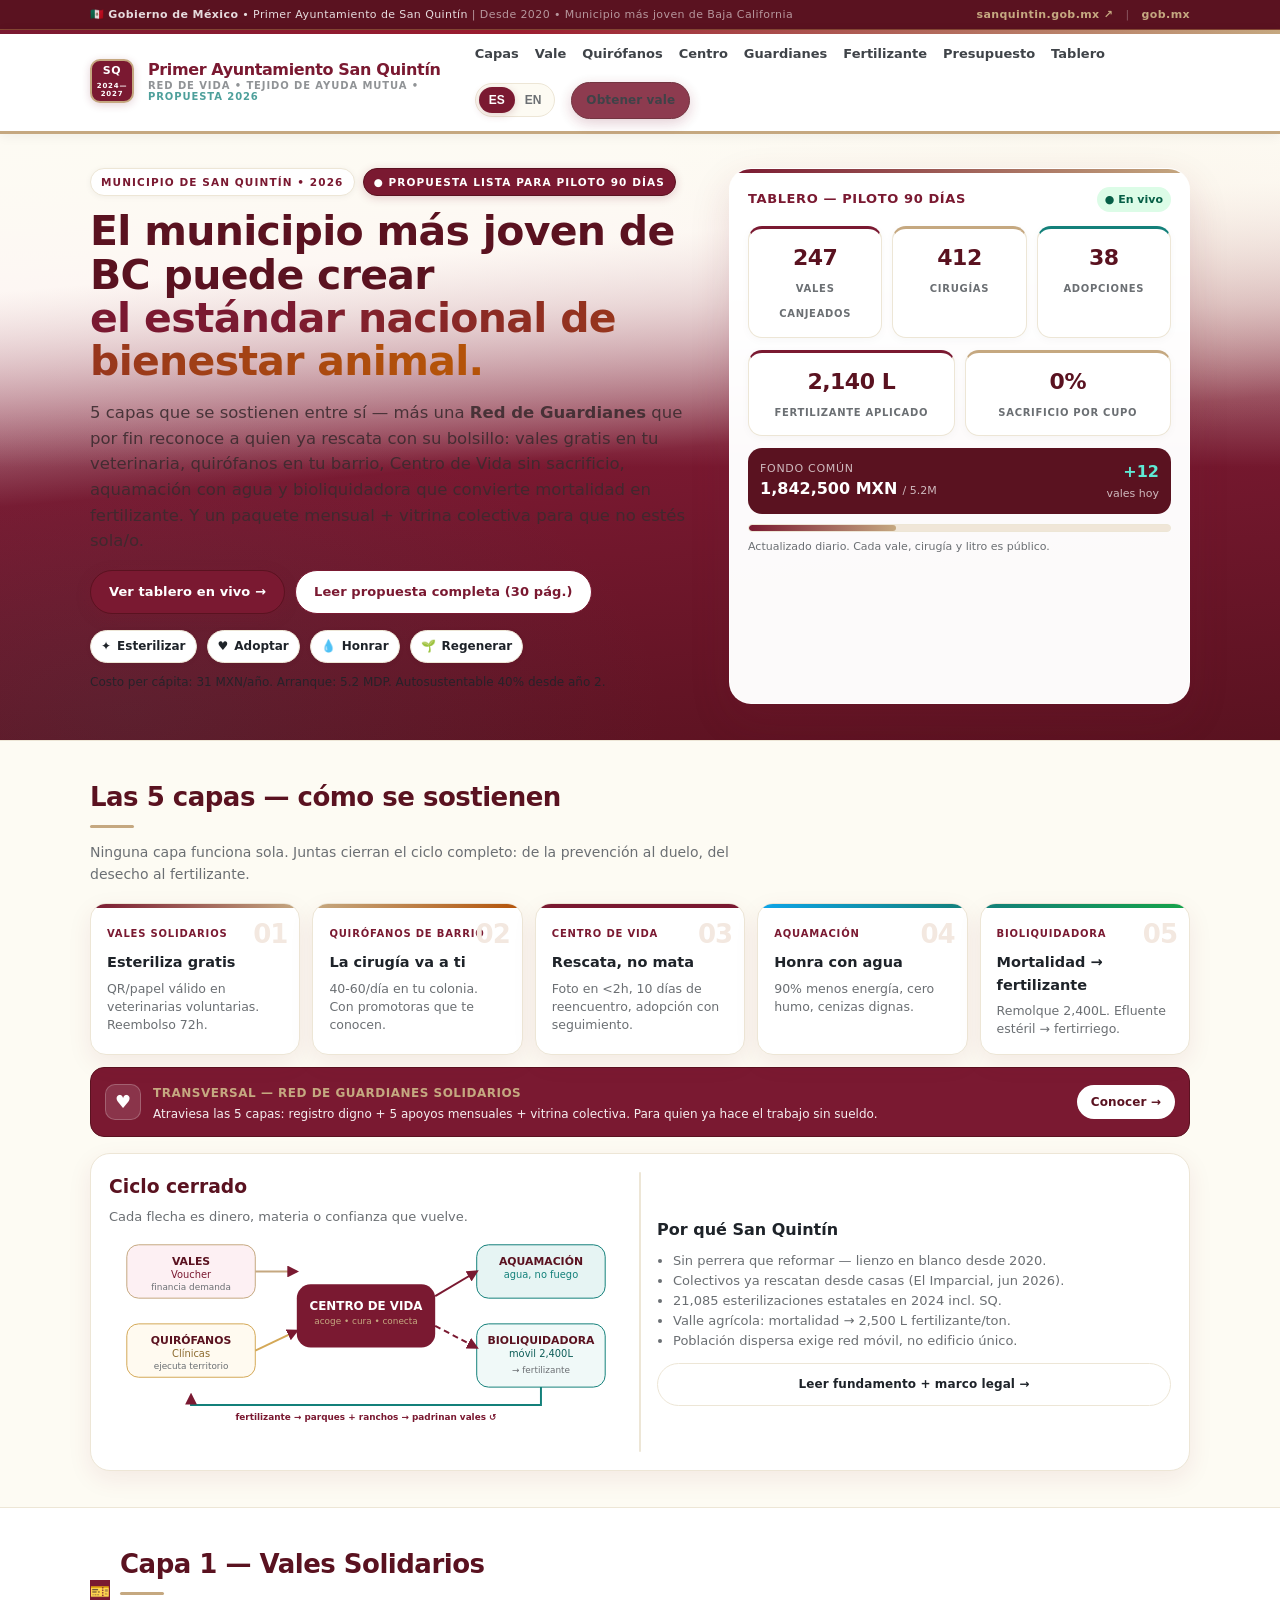
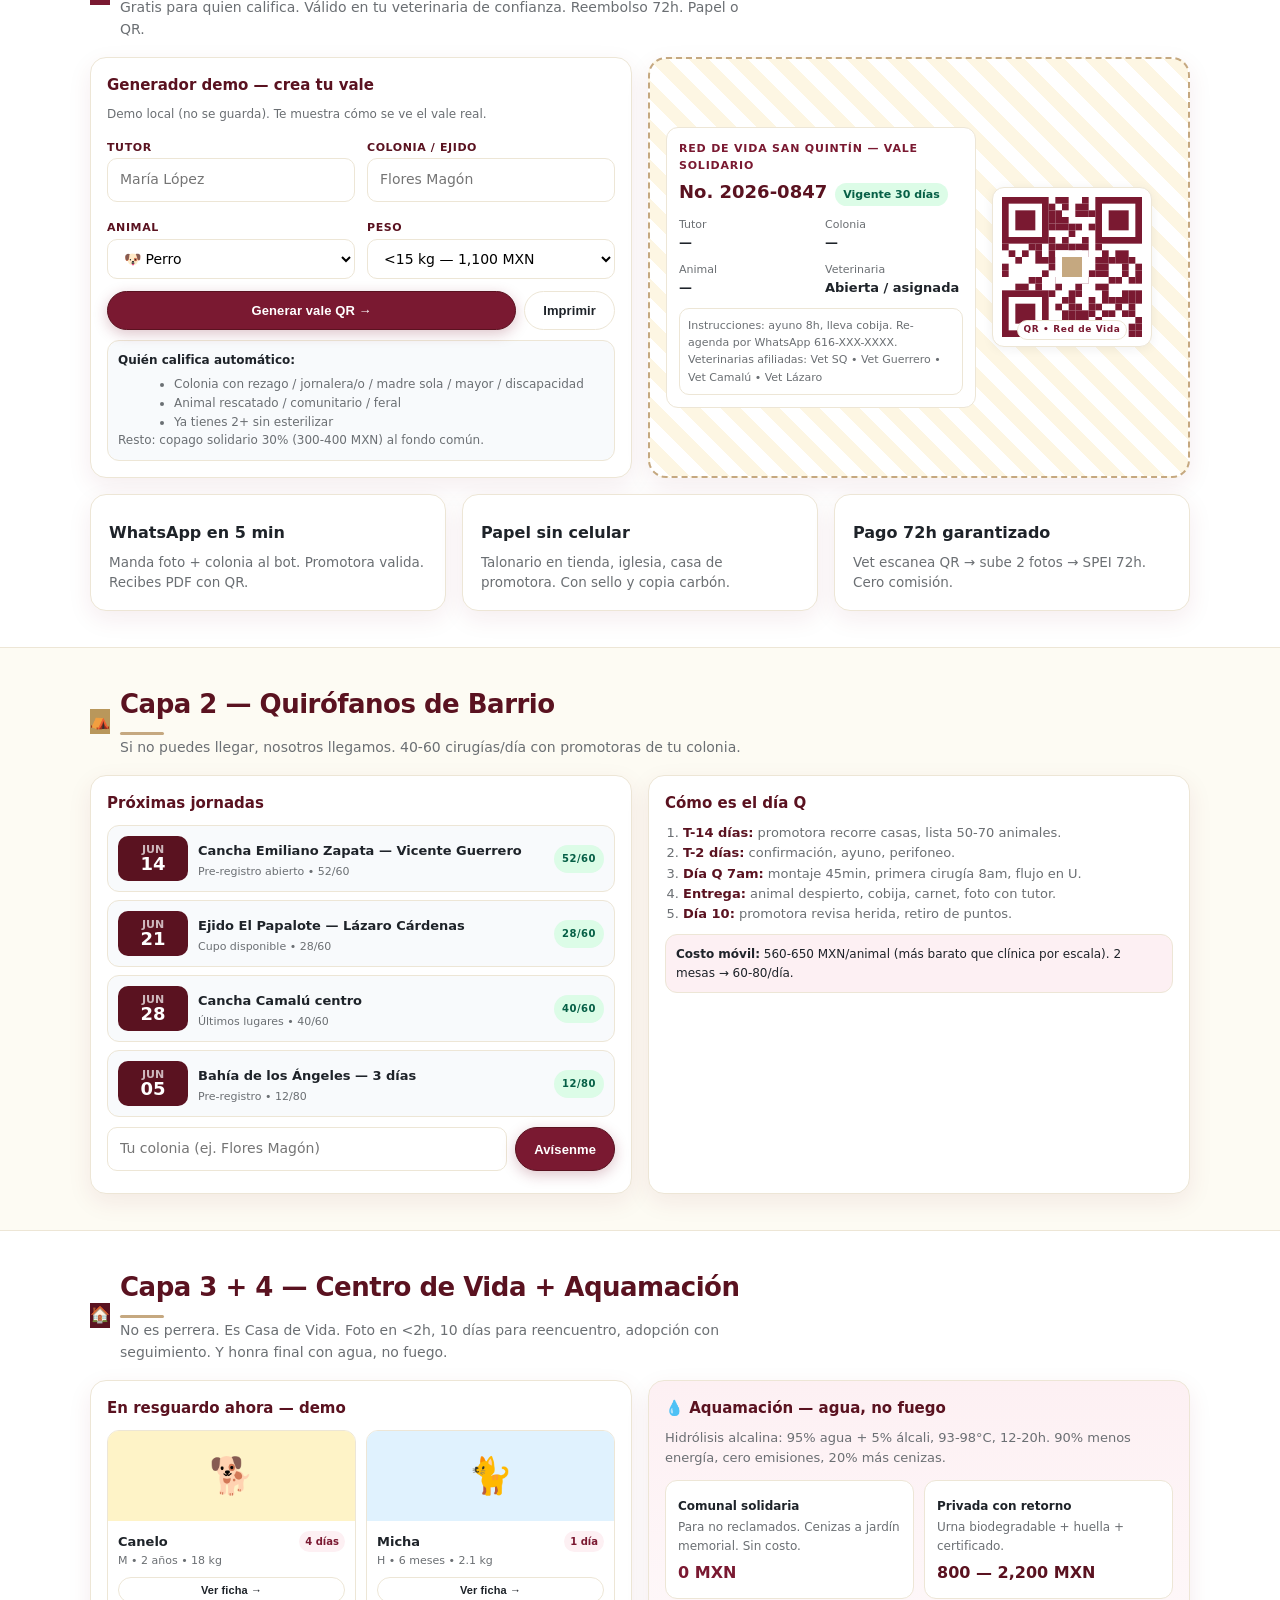
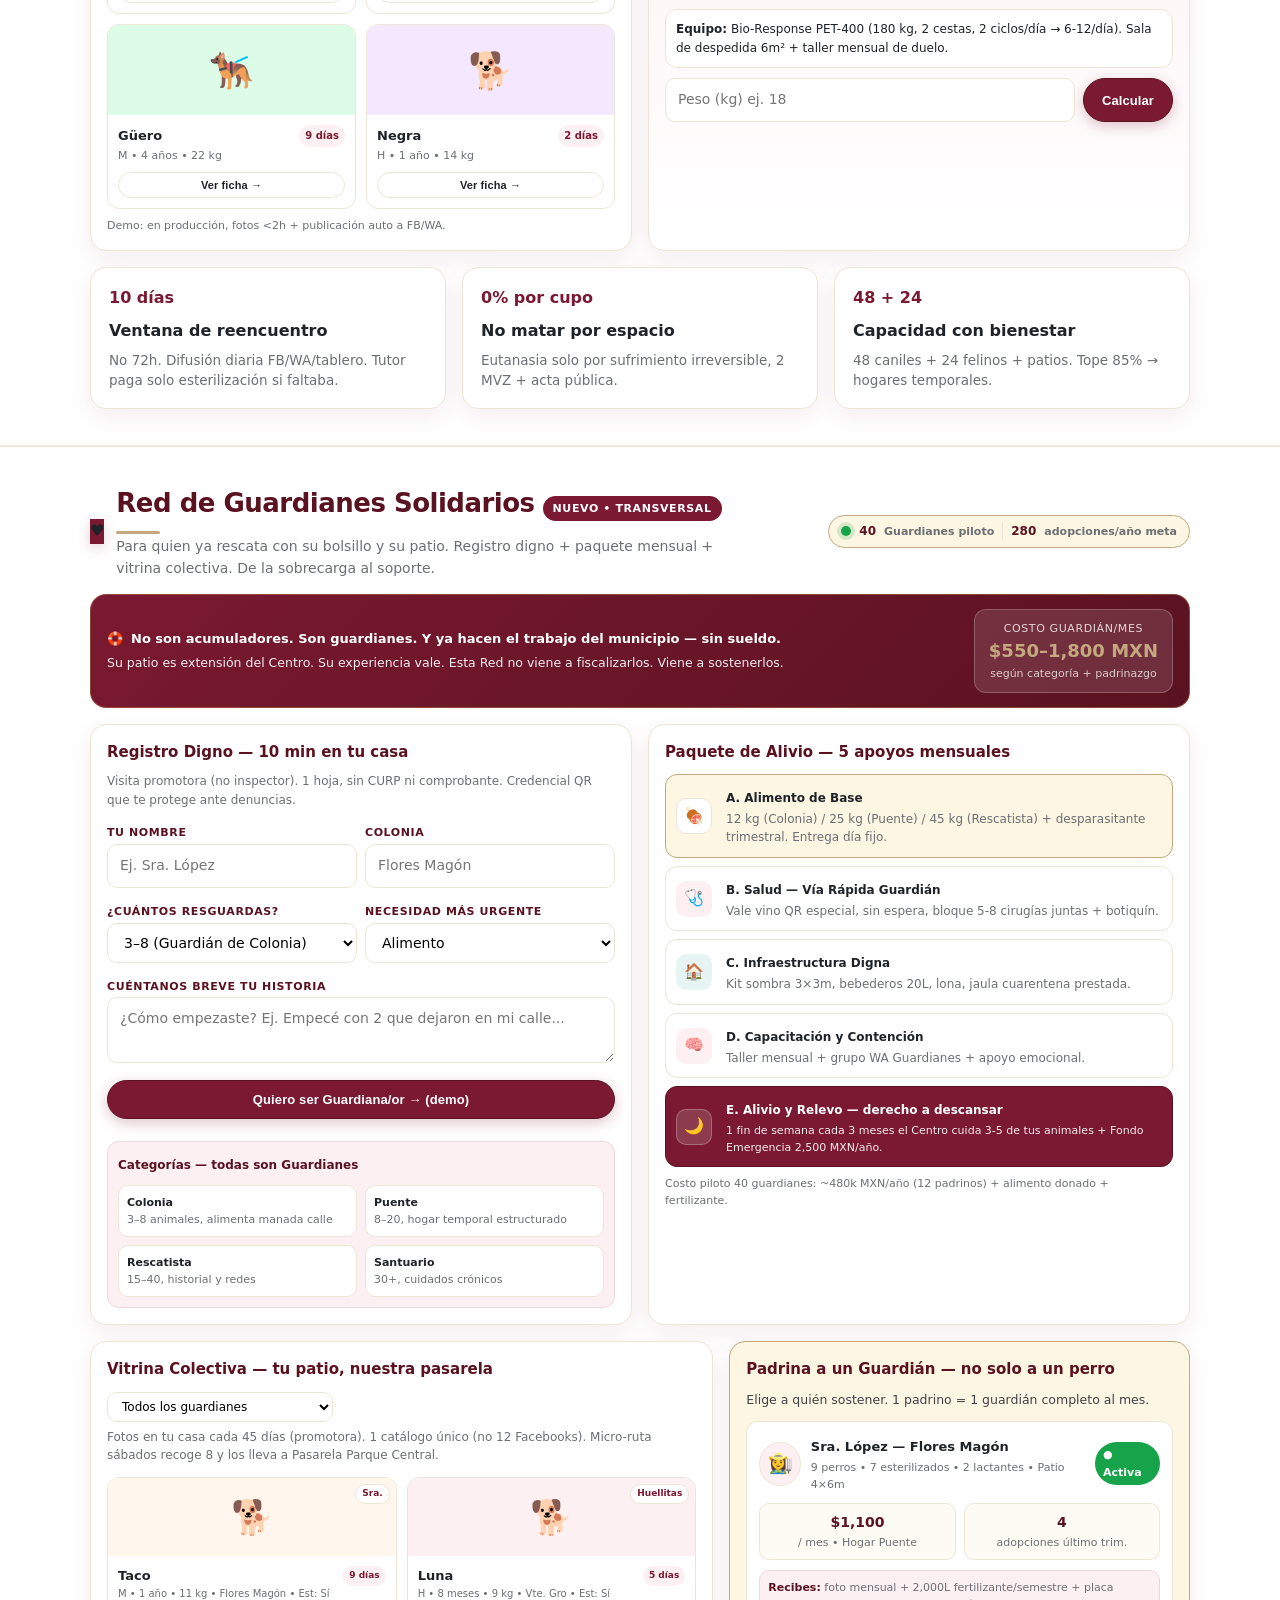
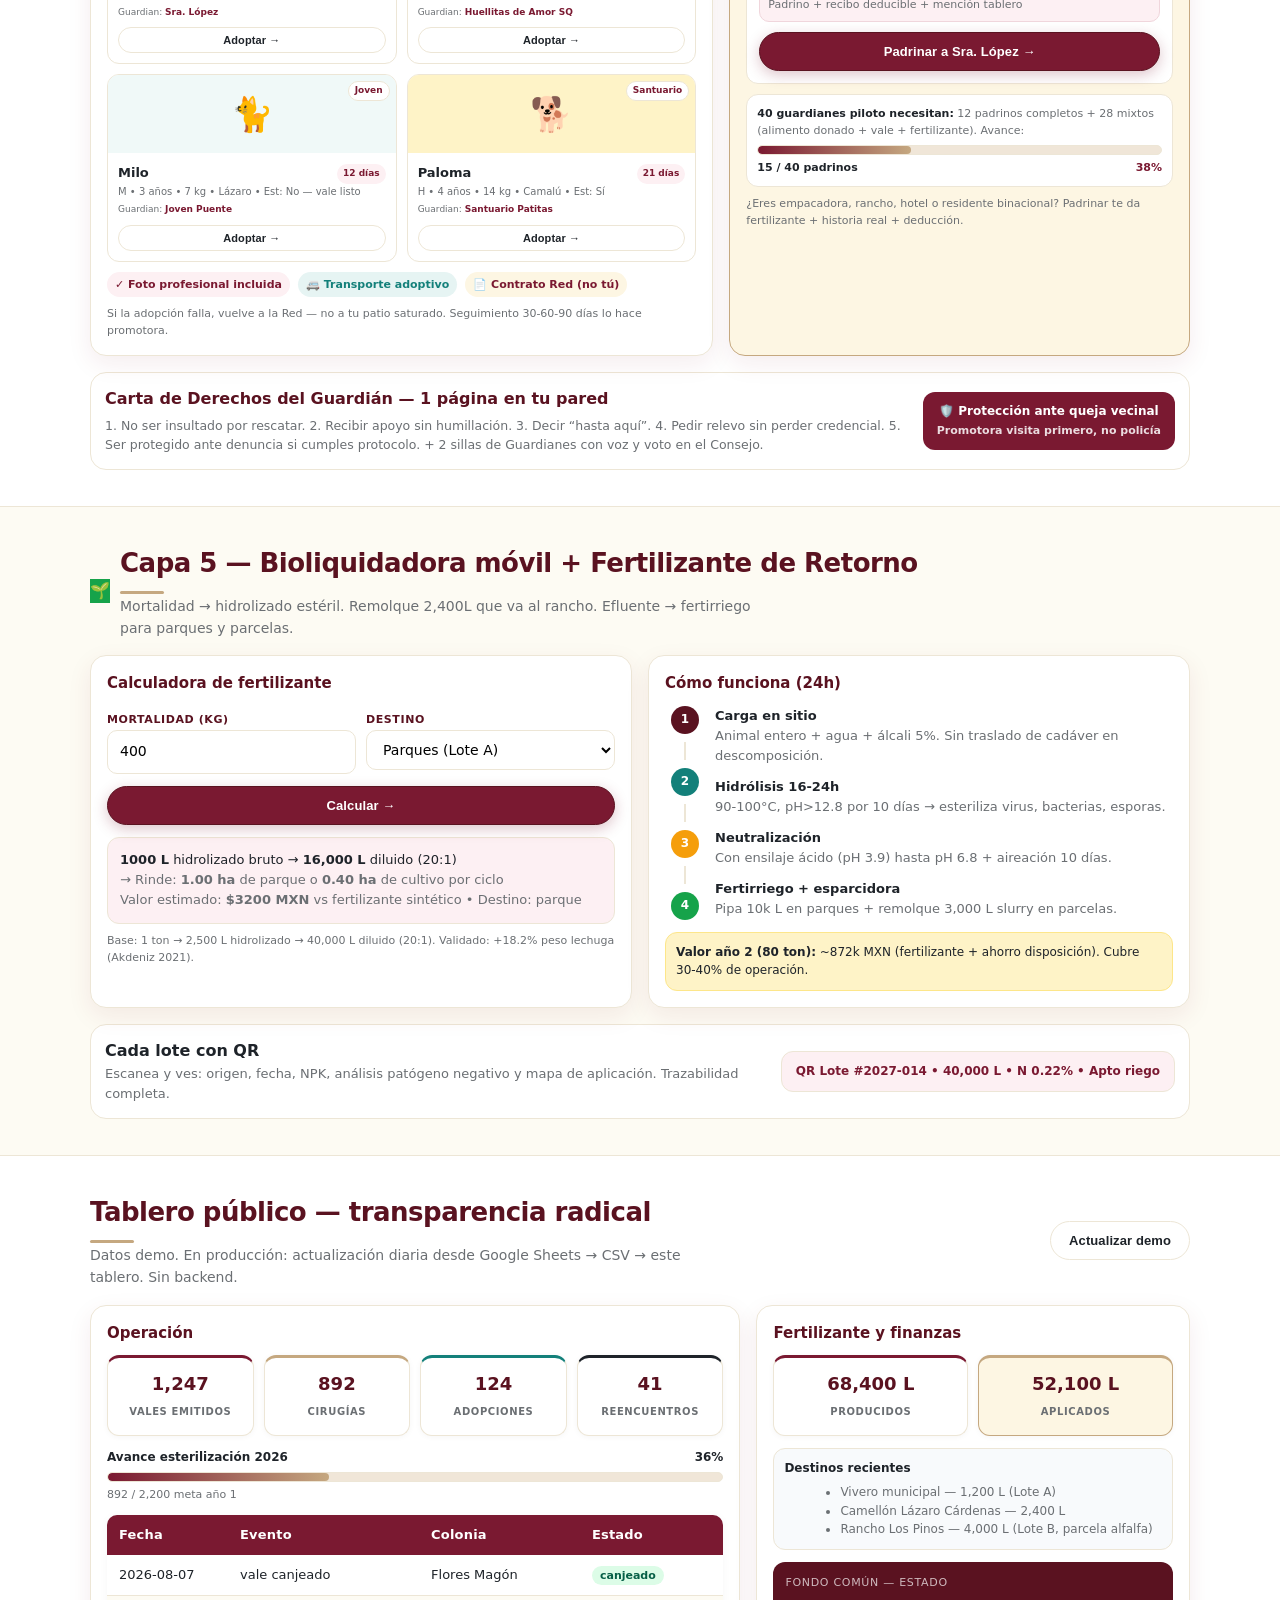
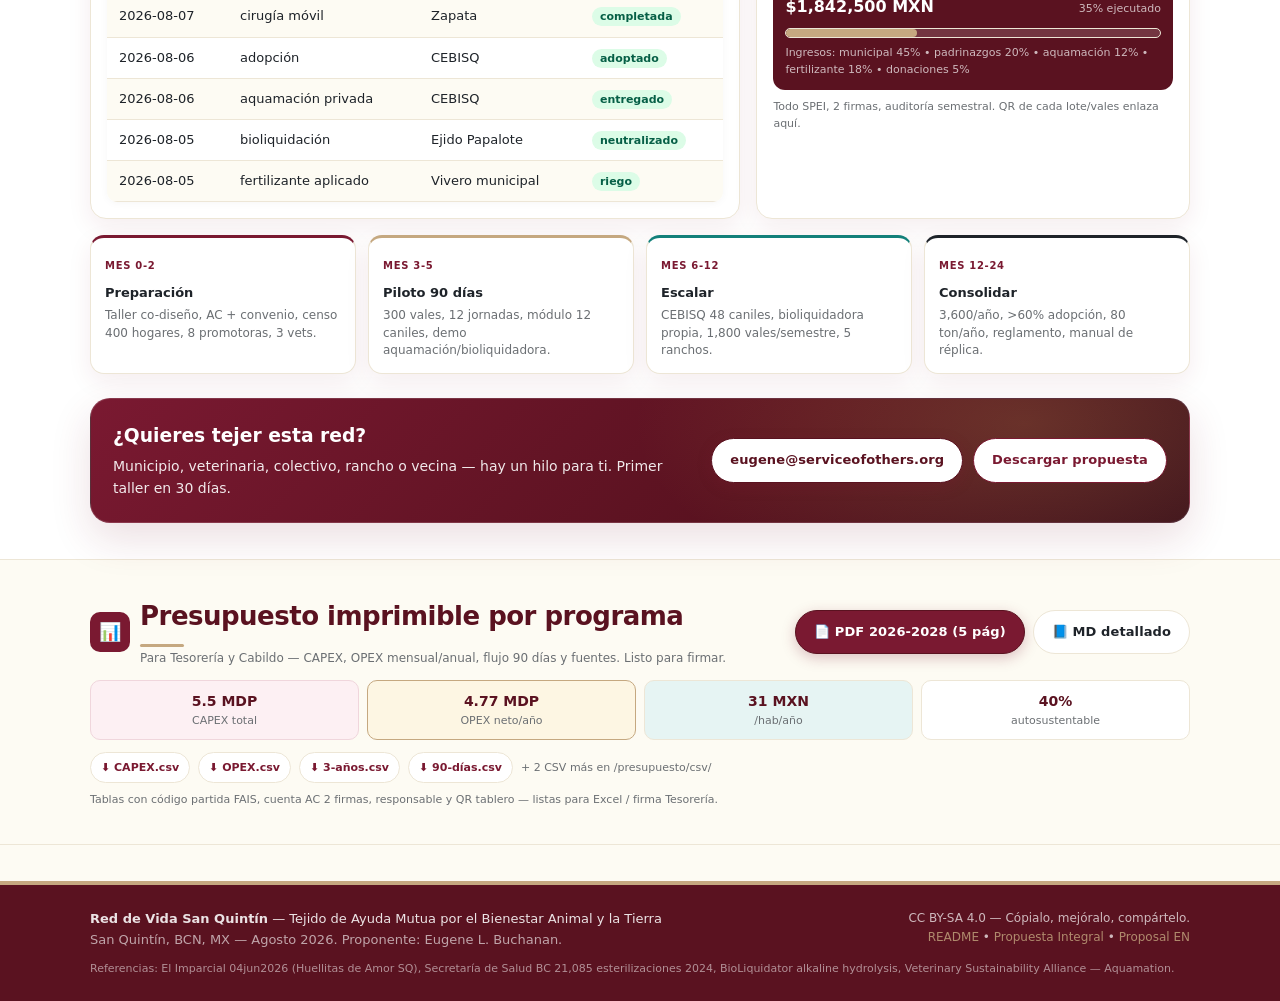
<file: san-quintin-red-de-vida/site/index.html>
<!doctype html>
<html lang="es">
<head>
<meta charset="utf-8">
<meta name="viewport" content="width=device-width, initial-scale=1">
<title>Red de Vida San Quintín — Tejido de Ayuda Mutua</title>
<meta name="description" content="Voucher de esterilización, quirófanos de barrio, centro de adopción, aquamación y bioliquidadora móvil que convierte mortalidad en fertilizante. Un estándar para México.">
<link rel="stylesheet" href="style.css">
</head>
<body>
<div class="gob-bar">
  <div class="container">
    <span>🇲🇽 <b>Gobierno de México</b> • Primer Ayuntamiento de San Quintín <span style="opacity:.65">| Desde 2020 • Municipio más joven de Baja California</span></span>
    <span style="display:flex;gap:12px;align-items:center"><a href="https://www.sanquintin.gob.mx/" target="_blank" rel="noopener">sanquintin.gob.mx ↗</a><span style="opacity:.35">|</span><a href="https://www.gob.mx/" target="_blank" rel="noopener">gob.mx</a></span>
  </div>
</div>
<header class="topbar">
  <div class="container">
    <div class="brand">
      <div class="logo">SQ<br><span style="font-size:7px;letter-spacing:.8px">2024—2027</span></div>
      <div>
        <b>Primer Ayuntamiento</b> <span style="font-weight:800;color:var(--wine)">San Quintín</span><br>
        <small>Red de Vida • Tejido de Ayuda Mutua • <span style="color:var(--teal)">Propuesta 2026</span></small>
      </div>
    </div>
    <nav class="nav">
      <a href="#capas" data-es="Capas" data-en="Layers">Capas</a>
      <a href="#vale" data-es="Vale" data-en="Voucher">Vale</a>
      <a href="#clinicas" data-es="Quirófanos" data-en="Clinics">Quirófanos</a>
      <a href="#centro" data-es="Centro" data-en="Center">Centro</a>
      <a href="#guardianes" data-es="Guardianes" data-en="Guardians">Guardianes</a>
      <a href="#fertilizante" data-es="Fertilizante" data-en="Fertilizer">Fertilizante</a>
      <a href="#presupuesto" data-es="Presupuesto" data-en="Budget">Presupuesto</a>
      <a href="#tablero" data-es="Tablero" data-en="Dashboard">Tablero</a>
      <div class="lang-toggle" role="group" aria-label="Idioma">
        <button id="btn-es" class="active" onclick="setLang('es')">ES</button>
        <button id="btn-en" onclick="setLang('en')">EN</button>
      </div>
      <a class="btn btn-primary" href="#vale" style="padding:8px 14px;font-size:12px" data-es="Obtener vale" data-en="Get voucher">Obtener vale</a>
    </nav>
  </div>
</header>

<section class="hero">
  <div class="container">
    <div>
      <div class="eyebrow"><span data-es="Municipio de San Quintín • 2026" data-en="Municipality of San Quintín • 2026">Municipio de San Quintín • 2026</span> <span class="gold" data-es="Propuesta lista para piloto 90 días" data-en="Ready for 90-day pilot">● Propuesta lista para piloto 90 días</span></div>
      <h1>
        <span data-es="El municipio más joven de BC puede crear" data-en="BC's youngest municipality can set">El municipio más joven de BC puede crear</span><br>
        <em data-es="el estándar nacional de bienestar animal." data-en="Mexico's national standard for animal welfare.">el estándar nacional de bienestar animal.</em>
      </h1>
      <p class="lead" data-es="5 capas que se sostienen entre sí — más una Red de Guardianes que por fin reconoce a quien ya rescata con su bolsillo: vales gratis en tu veterinaria, quirófanos en tu barrio, Centro de Vida sin sacrificio, aquamación con agua y bioliquidadora que convierte mortalidad en fertilizante. Y un paquete mensual + vitrina colectiva para que no estés sola/o." data-en="5 layers that hold together — plus a Guardian Network that finally supports those already rescuing out of pocket: free vouchers at your vet, clinics in your neighborhood, no-kill Life Center, water-based aquamation, and a BioLiquidator turning mortality into fertilizer. And a monthly pack + collective showcase so you're not alone.">
        5 capas que se sostienen entre sí — más una <b>Red de Guardianes</b> que por fin reconoce a quien ya rescata con su bolsillo: vales gratis en tu veterinaria, quirófanos en tu barrio, Centro de Vida sin sacrificio, aquamación con agua y bioliquidadora que convierte mortalidad en fertilizante. Y un paquete mensual + vitrina colectiva para que no estés sola/o.
      </p>
      <div style="display:flex;gap:10px;flex-wrap:wrap;margin-top:16px">
        <a class="btn btn-primary" href="#tablero" data-es="Ver tablero en vivo →" data-en="See live dashboard →">Ver tablero en vivo →</a>
        <a class="btn btn-ghost" href="../PROPUESTA_INTEGRAL.md" data-es="Leer propuesta completa (30 pág.)" data-en="Read full proposal (30 pp)">Leer propuesta completa (30 pág.)</a>
      </div>
      <div style="display:flex;gap:10px;flex-wrap:wrap;margin-top:16px">
        <span class="badge">✦ <span data-es="Esterilizar" data-en="Spay">Esterilizar</span></span>
        <span class="badge">♥ <span data-es="Adoptar" data-en="Adopt">Adoptar</span></span>
        <span class="badge">💧 <span data-es="Honrar" data-en="Honor">Honrar</span></span>
        <span class="badge">🌱 <span data-es="Regenerar" data-en="Regenerate">Regenerar</span></span>
      </div>
      <p style="font-size:12px;opacity:.85;margin-top:10px" data-es="Costo per cápita: 31 MXN/año. Arranque: 5.2 MDP. Autosustentable 40% desde año 2." data-en="Per-capita cost: ~$1.60/year. Launch: ~$275k USD. 40% self-sustaining by Year 2.">Costo per cápita: 31 MXN/año. Arranque: 5.2 MDP. Autosustentable 40% desde año 2.</p>
    </div>

    <div class="hero-card">
      <div style="display:flex;justify-content:space-between;align-items:center;gap:10px">
        <b style="font-size:13px;letter-spacing:.6px;text-transform:uppercase;color:var(--wine)" data-es="Tablero — piloto 90 días" data-en="Dashboard — 90-day pilot">Tablero — piloto 90 días</b>
        <span style="font-size:11px;background:#dcfce7;color:#065f46;padding:4px 8px;border-radius:999px;font-weight:800">● <span data-es="En vivo" data-en="Live">En vivo</span></span>
      </div>
      <div class="kpi-grid">
        <div class="kpi"><b id="kpi-vales">247</b><span data-es="Vales canjeados" data-en="Vouchers redeemed">Vales canjeados</span></div>
        <div class="kpi"><b id="kpi-cir">412</b><span data-es="Cirugías" data-en="Surgeries">Cirugías</span></div>
        <div class="kpi"><b id="kpi-adop">38</b><span data-es="Adopciones" data-en="Adoptions">Adopciones</span></div>
      </div>
      <div style="display:grid;grid-template-columns:1fr 1fr;gap:10px;margin-top:12px">
        <div class="kpi" style="background:white"><b style="color:var(--wine-dark)">2,140 L</b><span data-es="Fertilizante aplicado" data-en="Fertilizer applied">Fertilizante aplicado</span></div>
        <div class="kpi" style="background:white"><b style="color:var(--wine-dark)">0%</b><span data-es="Sacrificio por cupo" data-en="Kill for space">Sacrificio por cupo</span></div>
      </div>
      <div style="margin-top:12px;background:var(--wine-dark);color:white;border-radius:14px;padding:12px;display:flex;justify-content:space-between;align-items:center">
        <div><div style="font-size:11px;letter-spacing:.7px;text-transform:uppercase;opacity:.7" data-es="Fondo común" data-en="Common fund">Fondo común</div><b id="fondo-txt">1,842,500 MXN</b> <span style="font-size:11px;opacity:.7">/ 5.2M</span></div>
        <div style="text-align:right"><b style="color:#5eead4">+12</b><div style="font-size:11px;opacity:.7" data-es="vales hoy" data-en="vouchers today">vales hoy</div></div>
      </div>
      <div class="bar" style="height:8px;margin-top:10px"><i id="fondo-bar" style="width:35%"></i></div>
      <p style="font-size:11px;color:var(--muted);margin:6px 0 0" data-es="Actualizado diario. Cada vale, cirugía y litro es público." data-en="Updated daily. Every voucher, surgery and liter is public.">Actualizado diario. Cada vale, cirugía y litro es público.</p>
    </div>
  </div>
</section>

<!-- 5 layers -->
<section id="capas" class="section">
  <div class="container">
    <h2 data-es="Las 5 capas — cómo se sostienen" data-en="The 5 layers — how they hold together">Las 5 capas — cómo se sostienen</h2>
    <p class="muted" data-es="Ninguna capa funciona sola. Juntas cierran el ciclo completo: de la prevención al duelo, del desecho al fertilizante." data-en="No layer works alone. Together they close the full loop: from prevention to grief, from waste to fertilizer.">Ninguna capa funciona sola. Juntas cierran el ciclo completo: de la prevención al duelo, del desecho al fertilizante.</p>
    <div class="layers">
      <div class="layer"><div class="num">01</div><b data-es="Vales solidarios" data-en="Vouchers">Vales solidarios</b><h3 data-es="Esteriliza gratis" data-en="Free spay/neuter">Esteriliza gratis</h3><p data-es="QR/papel válido en veterinarias voluntarias. Reembolso 72h." data-en="QR/paper valid at volunteer vets. 72h reimbursement.">QR/papel válido en veterinarias voluntarias. Reembolso 72h.</p></div>
      <div class="layer"><div class="num">02</div><b data-es="Quirófanos de barrio" data-en="Pop-up clinics">Quirófanos de barrio</b><h3 data-es="La cirugía va a ti" data-en="Surgery comes to you">La cirugía va a ti</h3><p data-es="40-60/día en tu colonia. Con promotoras que te conocen." data-en="40-60/day in your neighborhood. With trusted local promoters.">40-60/día en tu colonia. Con promotoras que te conocen.</p></div>
      <div class="layer"><div class="num">03</div><b data-es="Centro de Vida" data-en="Life Center">Centro de Vida</b><h3 data-es="Rescata, no mata" data-en="Rescue, don't kill">Rescata, no mata</h3><p data-es="Foto en <2h, 10 días de reencuentro, adopción con seguimiento." data-en="Photo in <2h, 10-day reunion, supported adoption.">Foto en &lt;2h, 10 días de reencuentro, adopción con seguimiento.</p></div>
      <div class="layer"><div class="num">04</div><b>Aquamación</b><h3 data-es="Honra con agua" data-en="Honor with water">Honra con agua</h3><p data-es="90% menos energía, cero humo, cenizas dignas." data-en="90% less energy, zero smoke, dignified ashes.">90% menos energía, cero humo, cenizas dignas.</p></div>
      <div class="layer"><div class="num">05</div><b data-es="Bioliquidadora" data-en="BioLiquidator">Bioliquidadora</b><h3 data-es="Mortalidad → fertilizante" data-en="Mortality → fertilizer">Mortalidad → fertilizante</h3><p data-es="Remolque 2,400L. Efluente estéril → fertirriego." data-en="2,400L trailer. Sterile effluent → fertigation.">Remolque 2,400L. Efluente estéril → fertirriego.</p></div>
    </div>
    <div style="margin-top:12px;background:var(--wine);color:white;border-radius:14px;padding:12px 14px;display:grid;grid-template-columns:auto 1fr auto;gap:12px;align-items:center;border:1px solid var(--wine-dark)">
      <div style="width:36px;height:36px;background:rgba(255,255,255,.12);border:1px solid rgba(255,255,255,.22);border-radius:10px;display:grid;place-items:center;font-size:18px">♥</div>
      <div><b style="font-size:12px;letter-spacing:.5px;text-transform:uppercase;color:var(--gold)" data-es="Transversal — Red de Guardianes Solidarios" data-en="Cross-cutting — Guardian Network">Transversal — Red de Guardianes Solidarios</b><div style="font-size:12px;opacity:.92" data-es="Atraviesa las 5 capas: registro digno + 5 apoyos mensuales + vitrina colectiva. Para quien ya hace el trabajo sin sueldo." data-en="Runs through all 5 layers: dignified registry + 5 monthly supports + collective showcase. For those already doing the work unpaid.">Atraviesa las 5 capas: registro digno + 5 apoyos mensuales + vitrina colectiva. Para quien ya hace el trabajo sin sueldo.</div></div>
      <a href="#guardianes" class="btn" style="background:white;color:var(--wine-dark);padding:8px 14px;font-size:12px;white-space:nowrap" data-es="Conocer →" data-en="Meet →">Conocer →</a>
    </div>

    <div class="diagram">
      <div>
        <h3 style="margin:0 0 6px" data-es="Ciclo cerrado" data-en="Closed loop">Ciclo cerrado</h3>
        <p style="font-size:13px;color:var(--muted);margin:0" data-es="Cada flecha es dinero, materia o confianza que vuelve." data-en="Every arrow is money, matter or trust returning.">Cada flecha es dinero, materia o confianza que vuelve.</p>
        <svg viewBox="0 0 520 220" role="img" aria-label="diagrama ciclo">
          <!-- Vales -->
          <rect x="18" y="18" width="130" height="54" rx="12" fill="#fdf0f3" stroke="#C5A880"/>
          <text x="83" y="38" text-anchor="middle" font-size="11" font-weight="800" fill="#5A1220">VALES</text>
          <text x="83" y="52" text-anchor="middle" font-size="10" fill="#7A1931">Voucher</text>
          <text x="83" y="64" text-anchor="middle" font-size="9" fill="#6b6f73">financia demanda</text>
          <!-- Clinicas -->
          <rect x="18" y="98" width="130" height="54" rx="12" fill="#fffaf0" stroke="#D4A857"/>
          <text x="83" y="118" text-anchor="middle" font-size="11" font-weight="800" fill="#5A1220">QUIRÓFANOS</text>
          <text x="83" y="132" text-anchor="middle" font-size="10" fill="#8c6a2e">Clínicas</text>
          <text x="83" y="144" text-anchor="middle" font-size="9" fill="#6b6f73">ejecuta territorio</text>
          <!-- Centro -->
          <rect x="190" y="58" width="140" height="64" rx="14" fill="#7A1931" />
          <text x="260" y="84" text-anchor="middle" font-size="12" font-weight="800" fill="white">CENTRO DE VIDA</text>
          <text x="260" y="98" text-anchor="middle" font-size="9" fill="#C5A880">acoge • cura • conecta</text>
          <!-- Aquamacion -->
          <rect x="372" y="18" width="130" height="54" rx="12" fill="#e6f4f3" stroke="#13807a"/>
          <text x="437" y="38" text-anchor="middle" font-size="11" font-weight="800" fill="#5A1220">AQUAMACIÓN</text>
          <text x="437" y="52" text-anchor="middle" font-size="10" fill="#13807a">agua, no fuego</text>
          <!-- Bio -->
          <rect x="372" y="98" width="130" height="64" rx="12" fill="#f0f9f8" stroke="#13807a"/>
          <text x="437" y="118" text-anchor="middle" font-size="11" font-weight="800" fill="#5A1220">BIOLIQUIDADORA</text>
          <text x="437" y="132" text-anchor="middle" font-size="10" fill="#0e5e59">móvil 2,400L</text>
          <text x="437" y="148" text-anchor="middle" font-size="9" fill="#6b6f73">→ fertilizante</text>
          <!-- arrows -->
          <path d="M148 45 L190 45" stroke="#C5A880" stroke-width="2" marker-end="url(#a)"/>
          <path d="M148 125 L190 105" stroke="#D4A857" stroke-width="2" marker-end="url(#a)"/>
          <path d="M330 70 L372 45" stroke="#7A1931" stroke-width="2" marker-end="url(#a)"/>
          <path d="M330 100 L372 122" stroke="#7A1931" stroke-width="2" marker-end="url(#a)" stroke-dasharray="6 4"/>
          <path d="M437 162 L437 180 L83 180 L83 170" stroke="#13807a" stroke-width="2" fill="none" marker-end="url(#a)"/>
          <text x="260" y="195" text-anchor="middle" font-size="9" fill="#7A1931" font-weight="700">fertilizante → parques + ranchos → padrinan vales ↺</text>
          <defs><marker id="a" viewBox="0 0 10 10" refX="8" refY="5" markerWidth="6" markerHeight="6" orient="auto-start-reverse"><path d="M 0 0 L 10 5 L 0 10 z" fill="#7A1931"/></marker></defs>
        </svg>
      </div>
      <div style="width:2px;background:var(--line);align-self:stretch;border-radius:999px"></div>
      <div>
        <h4 style="margin:0 0 8px" data-es="Por qué San Quintín" data-en="Why San Quintín">Por qué San Quintín</h4>
        <ul style="margin:0;padding-left:16px;font-size:13px;color:var(--muted)">
          <li data-es="Sin perrera que reformar — lienzo en blanco desde 2020." data-en="No legacy pound to reform — clean slate since 2020.">Sin perrera que reformar — lienzo en blanco desde 2020.</li>
          <li data-es="Colectivos ya rescatan desde casas (El Imparcial, jun 2026)." data-en="Collectives already rescue from homes (El Imparcial, Jun 2026).">Colectivos ya rescatan desde casas (El Imparcial, jun 2026).</li>
          <li data-es="21,085 esterilizaciones estatales en 2024 incl. SQ." data-en="21,085 state sterilizations in 2024 incl. SQ.">21,085 esterilizaciones estatales en 2024 incl. SQ.</li>
          <li data-es="Valle agrícola: mortalidad → 2,500 L fertilizante/ton." data-en="Farm valley: mortality → 2,500L fertilizer/ton.">Valle agrícola: mortalidad → 2,500 L fertilizante/ton.</li>
          <li data-es="Población dispersa exige red móvil, no edificio único." data-en="Dispersed population needs mobile network, not one building.">Población dispersa exige red móvil, no edificio único.</li>
        </ul>
        <a href="../PROPUESTA_INTEGRAL.md" class="btn btn-light" style="margin-top:12px;width:100%;font-size:12px" data-es="Leer fundamento + marco legal →" data-en="Read rationale + legal frame →">Leer fundamento + marco legal →</a>
      </div>
    </div>
  </div>
</section>

<!-- Voucher generator -->
<section id="vale" class="section" style="background:white;border-top:1px solid var(--line);border-bottom:1px solid var(--line)">
  <div class="container">
    <div style="display:flex;gap:10px;align-items:center">
      <div class="icon" style="background:var(--wine)">🎫</div>
      <div>
        <h2 style="margin:0" data-es="Capa 1 — Vales Solidarios" data-en="Layer 1 — Solidarity Vouchers">Capa 1 — Vales Solidarios</h2>
        <p class="muted" style="margin:2px 0 0" data-es="Gratis para quien califica. Válido en tu veterinaria de confianza. Reembolso 72h. Papel o QR." data-en="Free for those who qualify. Valid at your trusted vet. 72h reimbursement. Paper or QR.">Gratis para quien califica. Válido en tu veterinaria de confianza. Reembolso 72h. Papel o QR.</p>
      </div>
    </div>

    <div class="grid2" style="margin-top:16px">
      <div class="panel">
        <h3 data-es="Generador demo — crea tu vale" data-en="Demo generator — create your voucher">Generador demo — crea tu vale</h3>
        <p style="font-size:12px;color:var(--muted);margin:0 0 10px" data-es="Demo local (no se guarda). Te muestra cómo se ve el vale real." data-en="Local demo (not stored). Shows what a real voucher looks like.">Demo local (no se guarda). Te muestra cómo se ve el vale real.</p>
        <div class="form-grid">
          <div><label data-es="Tutor" data-en="Guardian">Tutor</label><input id="v-tutor" class="input" placeholder="María López"></div>
          <div><label data-es="Colonia / Ejido" data-en="Neighborhood">Colonia / Ejido</label><input id="v-colonia" class="input" placeholder="Flores Magón"></div>
          <div><label data-es="Animal" data-en="Animal">Animal</label><select id="v-especie" class="input"><option value="Perro">🐶 Perro</option><option value="Gato">🐱 Gato</option></select></div>
          <div><label data-es="Peso" data-en="Weight">Peso</label><select id="v-peso" class="input"><option>&lt;15 kg — 1,100 MXN</option><option>15-30 kg — 1,400 MXN</option><option>&gt;30 kg — 1,750 MXN</option><option>Gato — 850 MXN</option></select></div>
        </div>
        <div style="display:flex;gap:8px;margin-top:12px">
          <button class="btn btn-primary" style="flex:1" onclick="genVoucher()" data-es="Generar vale QR →" data-en="Generate QR voucher →">Generar vale QR →</button>
          <button class="btn btn-light" onclick="printVoucher()" data-es="Imprimir" data-en="Print">Imprimir</button>
        </div>
        <div style="margin-top:10px;background:#f8fafc;border:1px solid var(--line);border-radius:12px;padding:10px;font-size:12px">
          <b data-es="Quién califica automático:" data-en="Who auto-qualifies:">Quién califica automático:</b>
          <ul style="margin:6px 0 0 16px;color:var(--muted)">
            <li data-es="Colonia con rezago / jornalera/o / madre sola / mayor / discapacidad" data-en="High-need colonia / farmworker / single mom / senior / disabled">Colonia con rezago / jornalera/o / madre sola / mayor / discapacidad</li>
            <li data-es="Animal rescatado / comunitario / feral" data-en="Rescued / community / feral animal">Animal rescatado / comunitario / feral</li>
            <li data-es="Ya tienes 2+ sin esterilizar" data-en="You have 2+ unsterilized">Ya tienes 2+ sin esterilizar</li>
          </ul>
          <span style="color:var(--muted)" data-es="Resto: copago solidario 30% (300-400 MXN) al fondo común." data-en="Others: 30% solidarity co-pay (300-400 MXN) to common fund.">Resto: copago solidario 30% (300-400 MXN) al fondo común.</span>
        </div>
      </div>

      <div id="voucher-preview" class="voucher">
        <div>
          <div style="font-size:11px;letter-spacing:.8px;text-transform:uppercase;font-weight:800;color:var(--wine)">Red de Vida San Quintín — Vale Solidario</div>
          <div style="display:flex;gap:8px;align-items:baseline;margin-top:4px">
            <b id="pv-num" style="font-size:18px;color:var(--wine-dark)">No. 2026-0847</b>
            <span id="pv-vig" style="font-size:11px;background:#dcfce7;color:#065f46;padding:3px 8px;border-radius:999px;font-weight:800">Vigente 30 días</span>
          </div>
          <div style="margin-top:10px;display:grid;grid-template-columns:1fr 1fr;gap:8px;font-size:13px">
            <div><span style="color:var(--muted);font-size:11px;display:block" data-es="Tutor" data-en="Guardian">Tutor</span><b id="pv-tutor">—</b></div>
            <div><span style="color:var(--muted);font-size:11px;display:block" data-es="Colonia" data-en="Neighborhood">Colonia</span><b id="pv-colonia">—</b></div>
            <div><span style="color:var(--muted);font-size:11px;display:block">Animal</span><b id="pv-especie">—</b></div>
            <div><span style="color:var(--muted);font-size:11px;display:block" data-es="Veterinaria" data-en="Clinic">Veterinaria</span><b data-es="Abierta / asignada" data-en="Open / assigned">Abierta / asignada</b></div>
          </div>
          <div style="margin-top:10px;font-size:11px;color:var(--muted);background:white;border:1px solid var(--line);border-radius:10px;padding:8px">
            <span data-es="Instrucciones: ayuno 8h, lleva cobija. Re-agenda por WhatsApp 616-XXX-XXXX." data-en="Instructions: 8h fast, bring blanket. Reschedule via WhatsApp 616-XXX-XXXX.">Instrucciones: ayuno 8h, lleva cobija. Re-agenda por WhatsApp 616-XXX-XXXX.</span><br>
            <span data-es="Veterinarias afiliadas: Vet SQ • Vet Guerrero • Vet Camalú • Vet Lázaro" data-en="Affiliated vets: Vet SQ • Vet Guerrero • Vet Camalú • Vet Lázaro">Veterinarias afiliadas: Vet SQ • Vet Guerrero • Vet Camalú • Vet Lázaro</span>
          </div>
        </div>
        <div class="qr">
          <canvas id="qr-canvas" width="140" height="140"></canvas>
          <div style="position:absolute;bottom:6px;font-size:9px;font-weight:800;letter-spacing:.6px;color:var(--wine);background:white;padding:2px 6px;border-radius:999px;border:1px solid var(--line)">QR • Red de Vida</div>
        </div>
      </div>
    </div>

    <div class="cards" style="margin-top:16px">
      <div class="card"><h3 data-es="WhatsApp en 5 min" data-en="WhatsApp in 5 min">WhatsApp en 5 min</h3><p data-es="Manda foto + colonia al bot. Promotora valida. Recibes PDF con QR." data-en="Send photo + colonia to bot. Promoter validates. You get PDF with QR.">Manda foto + colonia al bot. Promotora valida. Recibes PDF con QR.</p></div>
      <div class="card"><h3 data-es="Papel sin celular" data-en="Paper, no phone needed">Papel sin celular</h3><p data-es="Talonario en tienda, iglesia, casa de promotora. Con sello y copia carbón." data-en="Booklet at store, church, promoter house. Stamped + carbon copy.">Talonario en tienda, iglesia, casa de promotora. Con sello y copia carbón.</p></div>
      <div class="card"><h3 data-es="Pago 72h garantizado" data-en="72h guaranteed pay">Pago 72h garantizado</h3><p data-es="Vet escanea QR → sube 2 fotos → SPEI 72h. Cero comisión." data-en="Vet scans QR → uploads 2 photos → SPEI 72h. Zero fee.">Vet escanea QR → sube 2 fotos → SPEI 72h. Cero comisión.</p></div>
    </div>
  </div>
</section>

<!-- Pop-up clinics -->
<section id="clinicas" class="section">
  <div class="container">
    <div style="display:flex;gap:10px;align-items:center">
      <div class="icon" style="background:var(--gold-2)">⛺</div>
      <div><h2 style="margin:0" data-es="Capa 2 — Quirófanos de Barrio" data-en="Layer 2 — Neighborhood Clinics">Capa 2 — Quirófanos de Barrio</h2><p class="muted" style="margin:2px 0 0" data-es="Si no puedes llegar, nosotros llegamos. 40-60 cirugías/día con promotoras de tu colonia." data-en="If you can't get there, we come to you. 40-60 surgeries/day with your neighborhood promoters.">Si no puedes llegar, nosotros llegamos. 40-60 cirugías/día con promotoras de tu colonia.</p></div>
    </div>

    <div class="grid2" style="margin-top:16px">
      <div class="panel">
        <h3 data-es="Próximas jornadas" data-en="Upcoming clinics">Próximas jornadas</h3>
        <div id="jornadas" style="display:grid;gap:8px;margin-top:10px"></div>
        <div style="margin-top:10px;display:flex;gap:8px">
          <input id="j-colonia" class="input" placeholder="Tu colonia (ej. Flores Magón)">
          <button class="btn btn-primary" onclick="subscribeJornada()" style="white-space:nowrap" data-es="Avísenme" data-en="Notify me">Avísenme</button>
        </div>
        <p id="j-msg" style="font-size:12px;color:var(--wine);margin:6px 0 0"></p>
      </div>
      <div class="panel">
        <h3 data-es="Cómo es el día Q" data-en="How Day Q works">Cómo es el día Q</h3>
        <ol style="font-size:13px;color:var(--muted);margin:8px 0 0;padding-left:18px">
          <li><b style="color:var(--wine-dark)" data-es="T-14 días:" data-en="T-14 days:">T-14 días:</b> <span data-es="promotora recorre casas, lista 50-70 animales." data-en="promoter goes door-to-door, lists 50-70 animals.">promotora recorre casas, lista 50-70 animales.</span></li>
          <li><b style="color:var(--wine-dark)" data-es="T-2 días:" data-en="T-2 days:">T-2 días:</b> <span data-es="confirmación, ayuno, perifoneo." data-en="confirmation, fasting, loudspeaker.">confirmación, ayuno, perifoneo.</span></li>
          <li><b style="color:var(--wine-dark)" data-es="Día Q 7am:" data-en="Day Q 7am:">Día Q 7am:</b> <span data-es="montaje 45min, primera cirugía 8am, flujo en U." data-en="45min setup, first surgery 8am, U-flow.">montaje 45min, primera cirugía 8am, flujo en U.</span></li>
          <li><b style="color:var(--wine-dark)" data-es="Entrega:" data-en="Handoff:">Entrega:</b> <span data-es="animal despierto, cobija, carnet, foto con tutor." data-en="awake animal, blanket, card, photo with guardian.">animal despierto, cobija, carnet, foto con tutor.</span></li>
          <li><b style="color:var(--wine-dark)" data-es="Día 10:" data-en="Day 10:">Día 10:</b> <span data-es="promotora revisa herida, retiro de puntos." data-en="promoter checks wound, suture removal.">promotora revisa herida, retiro de puntos.</span></li>
        </ol>
        <div style="margin-top:10px;background:var(--wine-light);border:1px solid var(--line);border-radius:12px;padding:10px;font-size:12px">
          <b data-es="Costo móvil:" data-en="Mobile cost:">Costo móvil:</b> <span data-es="560-650 MXN/animal (más barato que clínica por escala). 2 mesas → 60-80/día." data-en="560-650 MXN/animal (cheaper than clinic via scale). 2 tables → 60-80/day.">560-650 MXN/animal (más barato que clínica por escala). 2 mesas → 60-80/día.</span>
        </div>
      </div>
    </div>
  </div>
</section>

<!-- Center + aquamation -->
<section id="centro" class="section" style="background:white;border-top:1px solid var(--line);border-bottom:1px solid var(--line)">
  <div class="container">
    <div style="display:flex;gap:10px;align-items:center">
      <div class="icon" style="background:var(--wine-dark)">🏠</div>
      <div><h2 style="margin:0" data-es="Capa 3 + 4 — Centro de Vida + Aquamación" data-en="Layer 3 + 4 — Life Center + Aquamation">Capa 3 + 4 — Centro de Vida + Aquamación</h2><p class="muted" style="margin:2px 0 0" data-es="No es perrera. Es Casa de Vida. Foto en <2h, 10 días para reencuentro, adopción con seguimiento. Y honra final con agua, no fuego." data-en="Not a pound. A Life House. Photo in <2h, 10-day reunion, supported adoption. And final honor with water, not flame.">No es perrera. Es Casa de Vida. Foto en &lt;2h, 10 días para reencuentro, adopción con seguimiento. Y honra final con agua, no fuego.</p></div>
    </div>

    <div class="grid2" style="margin-top:16px">
      <div class="panel">
        <h3 data-es="En resguardo ahora — demo" data-en="In care now — demo">En resguardo ahora — demo</h3>
        <div id="adop-grid" style="display:grid;grid-template-columns:1fr 1fr;gap:10px;margin-top:10px"></div>
        <p style="font-size:11px;color:var(--muted);margin:8px 0 0" data-es="Demo: en producción, fotos <2h + publicación auto a FB/WA." data-en="Demo: in prod, photos in <2h + auto-post to FB/WA.">Demo: en producción, fotos &lt;2h + publicación auto a FB/WA.</p>
      </div>
      <div class="panel" style="background:linear-gradient(180deg, var(--wine-light), #ffffff)">
        <h3>💧 Aquamación — <span data-es="agua, no fuego" data-en="water, not flame">agua, no fuego</span></h3>
        <p style="font-size:13px;color:var(--muted);margin:6px 0 0" data-es="Hidrólisis alcalina: 95% agua + 5% álcali, 93-98°C, 12-20h. 90% menos energía, cero emisiones, 20% más cenizas." data-en="Alkaline hydrolysis: 95% water + 5% alkali, 93-98°C, 12-20h. 90% less energy, zero emissions, 20% more ashes.">Hidrólisis alcalina: 95% agua + 5% álcali, 93-98°C, 12-20h. 90% menos energía, cero emisiones, 20% más cenizas.</p>
        <div style="display:grid;grid-template-columns:1fr 1fr;gap:10px;margin-top:12px">
          <div style="background:white;border:1px solid var(--line);border-radius:12px;padding:12px">
            <b style="font-size:12px" data-es="Comunal solidaria" data-en="Communal">Comunal solidaria</b>
            <div style="font-size:12px;color:var(--muted)" data-es="Para no reclamados. Cenizas a jardín memorial. Sin costo." data-en="For unclaimed. Ashes to memorial garden. No cost.">Para no reclamados. Cenizas a jardín memorial. Sin costo.</div>
            <b style="display:block;margin-top:6px;color:var(--wine)">0 MXN</b>
          </div>
          <div style="background:white;border:1px solid var(--line);border-radius:12px;padding:12px">
            <b style="font-size:12px" data-es="Privada con retorno" data-en="Private return">Privada con retorno</b>
            <div style="font-size:12px;color:var(--muted)" data-es="Urna biodegradable + huella + certificado." data-en="Biodegradable urn + paw print + certificate.">Urna biodegradable + huella + certificado.</div>
            <b style="display:block;margin-top:6px;color:var(--wine-dark)">800 — 2,200 MXN</b>
          </div>
        </div>
        <div style="margin-top:10px;background:white;border:1px solid var(--line);border-radius:12px;padding:10px;font-size:12px">
          <b data-es="Equipo:" data-en="Equipment:">Equipo:</b> Bio-Response PET-400 (180 kg, 2 cestas, 2 ciclos/día → 6-12/día). <span data-es="Sala de despedida 6m² + taller mensual de duelo." data-en="6m² farewell room + monthly grief workshop.">Sala de despedida 6m² + taller mensual de duelo.</span>
        </div>
        <div style="margin-top:10px;display:flex;gap:8px">
          <input id="aq-peso" class="input" placeholder="Peso (kg) ej. 18">
          <button class="btn btn-primary" onclick="calcAqua()" data-es="Calcular" data-en="Estimate">Calcular</button>
        </div>
        <p id="aq-msg" style="font-size:12px;color:var(--wine);margin:6px 0 0"></p>
      </div>
    </div>

    <div class="cards" style="margin-top:16px">
      <div class="card"><b style="color:var(--wine)">10 días</b><h3 data-es="Ventana de reencuentro" data-en="Reunion window">Ventana de reencuentro</h3><p data-es="No 72h. Difusión diaria FB/WA/tablero. Tutor paga solo esterilización si faltaba." data-en="Not 72h. Daily repost FB/WA/board. Guardian pays only sterilization if pending.">No 72h. Difusión diaria FB/WA/tablero. Tutor paga solo esterilización si faltaba.</p></div>
      <div class="card"><b style="color:var(--wine)">0% por cupo</b><h3 data-es="No matar por espacio" data-en="No kill for space">No matar por espacio</h3><p data-es="Eutanasia solo por sufrimiento irreversible, 2 MVZ + acta pública." data-en="Euthanasia only for irremediable suffering, 2 vets + public record.">Eutanasia solo por sufrimiento irreversible, 2 MVZ + acta pública.</p></div>
      <div class="card"><b style="color:var(--wine)">48 + 24</b><h3 data-es="Capacidad con bienestar" data-en="Capacity with welfare">Capacidad con bienestar</h3><p data-es="48 caniles + 24 felinos + patios. Tope 85% → hogares temporales." data-en="48 kennels + 24 cat condos + yards. 85% cap → foster homes.">48 caniles + 24 felinos + patios. Tope 85% → hogares temporales.</p></div>
    </div>
  </div>
</section>

<!-- Guardianes — Programa para Buenos Samaritanos -->
<section id="guardianes" class="section" style="background:white;border-top:1px solid var(--line);border-bottom:1px solid var(--line)">
  <div class="container">
    <div style="display:flex;gap:12px;align-items:center;flex-wrap:wrap">
      <div class="icon" style="background:var(--wine);box-shadow:0 4px 14px rgba(122,25,49,.2)">♥</div>
      <div style="flex:1;min-width:260px">
        <div style="display:flex;gap:8px;align-items:center;flex-wrap:wrap">
          <h2 style="margin:0" data-es="Red de Guardianes Solidarios" data-en="Guardian Network">Red de Guardianes Solidarios</h2>
          <span style="font-size:11px;font-weight:800;letter-spacing:.6px;text-transform:uppercase;background:var(--wine);color:white;padding:4px 10px;border-radius:999px">NUEVO • Transversal</span>
        </div>
        <p class="muted" style="margin:2px 0 0" data-es="Para quien ya rescata con su bolsillo y su patio. Registro digno + paquete mensual + vitrina colectiva. De la sobrecarga al soporte." data-en="For those already rescuing with their own pocket and yard. Dignified registry + monthly care pack + collective showcase. From overload to support.">Para quien ya rescata con su bolsillo y su patio. Registro digno + paquete mensual + vitrina colectiva. De la sobrecarga al soporte.</p>
      </div>
      <div style="display:flex;gap:8px;align-items:center;background:var(--gold-light);border:1px solid var(--gold);border-radius:999px;padding:6px 12px">
        <span style="width:10px;height:10px;background:#16a34a;border-radius:50%;display:inline-block;box-shadow:0 0 0 4px rgba(22,163,74,.18)"></span>
        <b style="font-size:12px;color:var(--wine-dark)">40</b><span style="font-size:11px;color:var(--muted);font-weight:700" data-es="Guardianes piloto" data-en="Pilot guardians">Guardianes piloto</span>
        <span style="width:1px;height:18px;background:var(--line)"></span>
        <b style="font-size:12px;color:var(--wine-dark)">280</b><span style="font-size:11px;color:var(--muted);font-weight:700" data-es="adopciones/año meta" data-en="adoptions/yr goal">adopciones/año meta</span>
      </div>
    </div>

    <div style="margin-top:14px;background:linear-gradient(135deg, var(--wine) 0%, var(--wine-dark) 100%);color:white;border-radius:16px;padding:14px 16px;display:grid;grid-template-columns:1fr auto;gap:14px;align-items:center;border:1px solid rgba(212,168,87,.35)">
      <div>
        <b style="font-size:13px;display:flex;gap:8px;align-items:center">🛟 <span data-es="No son acumuladores. Son guardianes. Y ya hacen el trabajo del municipio — sin sueldo." data-en="They're not hoarders. They're guardians. Already doing the city's job — unpaid.">No son acumuladores. Son guardianes. Y ya hacen el trabajo del municipio — sin sueldo.</span></b>
        <div style="font-size:12.5px;opacity:.92;margin-top:4px" data-es="Su patio es extensión del Centro. Su experiencia vale. Esta Red no viene a fiscalizarlos. Viene a sostenerlos." data-en="Their yard is an extension of the Center. Their experience matters. This Network doesn't come to police them. It comes to support them.">Su patio es extensión del Centro. Su experiencia vale. Esta Red no viene a fiscalizarlos. Viene a sostenerlos.</div>
      </div>
      <div style="background:rgba(255,255,255,.12);border:1px solid rgba(255,255,255,.22);border-radius:12px;padding:10px 14px;text-align:center">
        <div style="font-size:11px;letter-spacing:.6px;text-transform:uppercase;opacity:.8" data-es="Costo guardián/mes" data-en="Cost per guardian/mo">Costo guardián/mes</div>
        <b style="font-size:18px;color:var(--gold)">$550–1,800 MXN</b>
        <div style="font-size:11px;opacity:.75" data-es="según categoría + padrinazgo" data-en="by tier + sponsorship">según categoría + padrinazgo</div>
      </div>
    </div>

    <div class="grid2" style="margin-top:16px">
      <!-- Registro + paquete -->
      <div class="panel">
        <h3 data-es="Registro Digno — 10 min en tu casa" data-en="Dignified Registry — 10 min at your home">Registro Digno — 10 min en tu casa</h3>
        <p style="font-size:12px;color:var(--muted);margin:4px 0 10px" data-es="Visita promotora (no inspector). 1 hoja, sin CURP ni comprobante. Credencial QR que te protege ante denuncias." data-en="Promoter visit (not inspector). 1 sheet, no ID or proof. QR card that protects you from complaints.">Visita promotora (no inspector). 1 hoja, sin CURP ni comprobante. Credencial QR que te protege ante denuncias.</p>
        <div style="display:grid;gap:10px">
          <div style="display:grid;grid-template-columns:1fr 1fr;gap:8px">
            <div><label data-es="Tu nombre" data-en="Your name">Tu nombre</label><input id="g-nombre" class="input" placeholder="Ej. Sra. López"></div>
            <div><label>Colonia</label><input id="g-colonia2" class="input" placeholder="Flores Magón"></div>
          </div>
          <div style="display:grid;grid-template-columns:1fr 1fr;gap:8px">
            <div><label data-es="¿Cuántos resguardas?" data-en="How many?">¿Cuántos resguardas?</label><select id="g-cuantos" class="input"><option>3–8 (Guardián de Colonia)</option><option>8–20 (Hogar Puente)</option><option>15–40 (Rescatista)</option><option>30+ (Santuario)</option></select></div>
            <div><label data-es="Necesidad más urgente" data-en="Most urgent need">Necesidad más urgente</label><select id="g-necesidad" class="input"><option>Alimento</option><option>Esterilizaciones</option><option>Sombra / agua / cerco</option><option>Adopciones</option><option>Descanso / relevo</option></select></div>
          </div>
          <div><label data-es="Cuéntanos breve tu historia" data-en="Your story">Cuéntanos breve tu historia</label><textarea id="g-historia" rows="2" placeholder="¿Cómo empezaste? Ej. Empecé con 2 que dejaron en mi calle..."></textarea></div>
          <button class="btn btn-primary" style="width:100%" onclick="registrarGuardian()" data-es="Quiero ser Guardiana/or → (demo)" data-en="I want to join → (demo)">Quiero ser Guardiana/or → (demo)</button>
          <p id="g-msg" style="font-size:12px;color:var(--wine);margin:0;font-weight:700"></p>
        </div>
        <div style="margin-top:12px;background:var(--wine-light);border:1px solid #f0d6dc;border-radius:12px;padding:10px">
          <b style="font-size:12px;color:var(--wine-dark)" data-es="Categorías — todas son Guardianes" data-en="Tiers — all are Guardians">Categorías — todas son Guardianes</b>
          <div style="display:grid;grid-template-columns:1fr 1fr;gap:8px;margin-top:8px;font-size:11px">
            <div style="background:white;border:1px solid var(--line);border-radius:10px;padding:8px"><b>Colonia</b><br><span style="color:var(--muted)">3–8 animales, alimenta manada calle</span></div>
            <div style="background:white;border:1px solid var(--line);border-radius:10px;padding:8px"><b>Puente</b><br><span style="color:var(--muted)">8–20, hogar temporal estructurado</span></div>
            <div style="background:white;border:1px solid var(--line);border-radius:10px;padding:8px"><b>Rescatista</b><br><span style="color:var(--muted)">15–40, historial y redes</span></div>
            <div style="background:white;border:1px solid var(--line);border-radius:10px;padding:8px"><b>Santuario</b><br><span style="color:var(--muted)">30+, cuidados crónicos</span></div>
          </div>
        </div>
      </div>

      <!-- Paquete -->
      <div class="panel">
        <h3 data-es="Paquete de Alivio — 5 apoyos mensuales" data-en="Relief Pack — 5 monthly supports">Paquete de Alivio — 5 apoyos mensuales</h3>
        <div style="display:grid;gap:8px;margin-top:10px">
          <div style="display:grid;grid-template-columns:40px 1fr;gap:10px;background:var(--gold-light);border:1px solid var(--gold);border-radius:12px;padding:10px;align-items:center">
            <div style="width:36px;height:36px;background:white;border:1px solid var(--line);border-radius:10px;display:grid;place-items:center">🍖</div>
            <div><b style="font-size:12px" data-es="A. Alimento de Base" data-en="A. Food Base">A. Alimento de Base</b><div style="font-size:12px;color:var(--muted)" data-es="12 kg (Colonia) / 25 kg (Puente) / 45 kg (Rescatista) + desparasitante trimestral. Entrega día fijo." data-en="12 kg (Colony) / 25 kg (Bridge) / 45 kg (Rescuer) + dewormer. Fixed delivery day.">12 kg (Colonia) / 25 kg (Puente) / 45 kg (Rescatista) + desparasitante trimestral. Entrega día fijo.</div></div>
          </div>
          <div style="display:grid;grid-template-columns:40px 1fr;gap:10px;background:white;border:1px solid var(--line);border-radius:12px;padding:10px;align-items:center">
            <div style="width:36px;height:36px;background:var(--wine-light);border-radius:10px;display:grid;place-items:center">🩺</div>
            <div><b style="font-size:12px" data-es="B. Salud — Vía Rápida Guardián" data-en="B. Health — Fast Track">B. Salud — Vía Rápida Guardián</b><div style="font-size:12px;color:var(--muted)" data-es="Vale vino QR especial, sin espera, bloque 5-8 cirugías juntas + botiquín." data-en="Special wine QR, no wait, block 5-8 surgeries + kit.">Vale vino QR especial, sin espera, bloque 5-8 cirugías juntas + botiquín.</div></div>
          </div>
          <div style="display:grid;grid-template-columns:40px 1fr;gap:10px;background:white;border:1px solid var(--line);border-radius:12px;padding:10px;align-items:center">
            <div style="width:36px;height:36px;background:var(--teal-light);border-radius:10px;display:grid;place-items:center">🏠</div>
            <div><b style="font-size:12px" data-es="C. Infraestructura Digna" data-en="C. Dignified Shelter">C. Infraestructura Digna</b><div style="font-size:12px;color:var(--muted)" data-es="Kit sombra 3×3m, bebederos 20L, lona, jaula cuarentena prestada." data-en="3×3m shade, 20L bowls, tarp, loaner quarantine crate.">Kit sombra 3×3m, bebederos 20L, lona, jaula cuarentena prestada.</div></div>
          </div>
          <div style="display:grid;grid-template-columns:40px 1fr;gap:10px;background:white;border:1px solid var(--line);border-radius:12px;padding:10px;align-items:center">
            <div style="width:36px;height:36px;background:var(--wine-light);border-radius:10px;display:grid;place-items:center">🧠</div>
            <div><b style="font-size:12px" data-es="D. Capacitación y Contención" data-en="D. Training & Support">D. Capacitación y Contención</b><div style="font-size:12px;color:var(--muted)" data-es="Taller mensual + grupo WA Guardianes + apoyo emocional." data-en="Monthly workshop + WA group + emotional support.">Taller mensual + grupo WA Guardianes + apoyo emocional.</div></div>
          </div>
          <div style="display:grid;grid-template-columns:40px 1fr;gap:10px;background:var(--wine);color:white;border-radius:12px;padding:10px;align-items:center;border:1px solid var(--wine-dark)">
            <div style="width:36px;height:36px;background:rgba(255,255,255,.15);border-radius:10px;display:grid;place-items:center;border:1px solid rgba(255,255,255,.25)">🌙</div>
            <div><b style="font-size:12px" data-es="E. Alivio y Relevo — derecho a descansar" data-en="E. Relief — right to rest">E. Alivio y Relevo — derecho a descansar</b><div style="font-size:11px;opacity:.92" data-es="1 fin de semana cada 3 meses el Centro cuida 3-5 de tus animales + Fondo Emergencia 2,500 MXN/año." data-en="1 weekend every 3 months Center cares for 3-5 + Emergency Fund 2,500 MXN/yr.">1 fin de semana cada 3 meses el Centro cuida 3-5 de tus animales + Fondo Emergencia 2,500 MXN/año.</div></div>
          </div>
        </div>
        <p style="font-size:11px;color:var(--muted);margin:8px 0 0" data-es="Costo piloto 40 guardianes: ~480k MXN/año (12 padrinos) + alimento donado + fertilizante." data-en="Pilot 40 guardians: ~480k MXN/yr (12 sponsors) + donated food + fertilizer.">Costo piloto 40 guardianes: ~480k MXN/año (12 padrinos) + alimento donado + fertilizante.</p>
      </div>
    </div>

    <!-- Vitrina colectiva -->
    <div style="margin-top:16px;display:grid;grid-template-columns:1.15fr .85fr;gap:16px" class="vitrina-grid">
      <div class="panel">
        <div style="display:flex;justify-content:space-between;align-items:center;gap:10px;flex-wrap:wrap">
          <h3 style="margin:0" data-es="Vitrina Colectiva — tu patio, nuestra pasarela" data-en="Collective Showcase — your yard, our runway">Vitrina Colectiva — tu patio, nuestra pasarela</h3>
          <select id="f-guardian" class="input" style="width:auto;font-size:12px;padding:6px 10px" onchange="filterGuardian()">
            <option value="todos" data-es="Todos los guardianes" data-en="All guardians">Todos los guardianes</option>
            <option>Sra. López — Flores Magón (9)</option>
            <option>Huellitas de Amor SQ (22)</option>
            <option>Joven Puente — Vte. Gro. (12)</option>
            <option>Santuario Patitas (34)</option>
          </select>
        </div>
        <p style="font-size:12px;color:var(--muted);margin:6px 0 0" data-es="Fotos en tu casa cada 45 días (promotora). 1 catálogo único (no 12 Facebooks). Micro-ruta sábados recoge 8 y los lleva a Pasarela Parque Central." data-en="Photos at your home every 45 days. 1 unified catalog. Saturday micro-route picks 8 for Central Park Runway.">Fotos en tu casa cada 45 días (promotora). 1 catálogo único (no 12 Facebooks). Micro-ruta sábados recoge 8 y los lleva a Pasarela Parque Central.</p>
        <div id="guardian-grid" style="display:grid;grid-template-columns:1fr 1fr;gap:10px;margin-top:12px"></div>
        <div style="margin-top:10px;display:flex;gap:8px;flex-wrap:wrap">
          <span style="font-size:11px;background:var(--wine-light);color:var(--wine);padding:4px 8px;border-radius:999px;font-weight:800">✓ <span data-es="Foto profesional incluida" data-en="Pro photo included">Foto profesional incluida</span></span>
          <span style="font-size:11px;background:var(--teal-light);color:var(--teal);padding:4px 8px;border-radius:999px;font-weight:800">🚐 <span data-es="Transporte adoptivo" data-en="Adoption transport">Transporte adoptivo</span></span>
          <span style="font-size:11px;background:var(--gold-light);color:var(--wine);padding:4px 8px;border-radius:999px;font-weight:800">📄 <span data-es="Contrato Red (no tú)" data-en="Network contract (not you)">Contrato Red (no tú)</span></span>
        </div>
        <p style="font-size:11px;color:var(--muted);margin:8px 0 0" data-es="Si la adopción falla, vuelve a la Red — no a tu patio saturado. Seguimiento 30-60-90 días lo hace promotora." data-en="If adoption fails, returns to Network — not your yard. Follow-up by promoter.">Si la adopción falla, vuelve a la Red — no a tu patio saturado. Seguimiento 30-60-90 días lo hace promotora.</p>
      </div>

      <div class="panel" style="background:var(--gold-light);border-color:var(--gold)">
        <h3 data-es="Padrina a un Guardián — no solo a un perro" data-en="Sponsor a Guardian — not just a dog">Padrina a un Guardián — no solo a un perro</h3>
        <p style="font-size:12.5px;color:var(--charcoal);opacity:.85;margin:6px 0 0" data-es="Elige a quién sostener. 1 padrino = 1 guardián completo al mes." data-en="Choose who to support. 1 sponsor = 1 full guardian per month.">Elige a quién sostener. 1 padrino = 1 guardián completo al mes.</p>
        <div style="margin-top:12px;background:white;border:1px solid var(--line);border-radius:12px;padding:12px">
          <div style="display:flex;gap:10px;align-items:center">
            <div style="width:44px;height:44px;border-radius:50%;background:var(--wine-light);border:1px solid var(--line);display:grid;place-items:center;font-size:20px">👩‍🌾</div>
            <div><b style="font-size:13px">Sra. López — Flores Magón</b><div style="font-size:11px;color:var(--muted)">9 perros • 7 esterilizados • 2 lactantes • Patio 4×6m</div></div>
            <span style="margin-left:auto;font-size:11px;background:#16a34a;color:white;padding:4px 8px;border-radius:999px;font-weight:800">● Activa</span>
          </div>
          <div style="margin-top:10px;display:grid;grid-template-columns:1fr 1fr;gap:8px;font-size:11px">
            <div style="background:var(--cream);border:1px solid var(--line);border-radius:10px;padding:8px;text-align:center"><b style="font-size:14px;color:var(--wine-dark)">$1,100</b><br><span style="color:var(--muted)">/ mes • Hogar Puente</span></div>
            <div style="background:var(--cream);border:1px solid var(--line);border-radius:10px;padding:8px;text-align:center"><b style="font-size:14px;color:var(--wine-dark)">4</b><br><span style="color:var(--muted)">adopciones último trim.</span></div>
          </div>
          <div style="margin-top:10px;background:var(--wine-light);border:1px solid #f0d6dc;border-radius:10px;padding:8px;font-size:11px">
            <b style="color:var(--wine-dark)">Recibes:</b> <span style="color:var(--muted)">foto mensual + 2,000L fertilizante/semestre + placa Padrino + recibo deducible + mención tablero</span>
          </div>
          <button class="btn btn-primary" style="width:100%;margin-top:10px" onclick="alert('Demo: en producción abre pasarela de pago SPEI / Stripe / OXXO + padrinazgo asignado')">Padrinar a Sra. López →</button>
        </div>
        <div style="margin-top:10px;background:white;border:1px solid var(--line);border-radius:12px;padding:10px;font-size:11px">
          <b>40 guardianes piloto necesitan:</b> <span style="color:var(--muted)">12 padrinos completos + 28 mixtos (alimento donado + vale + fertilizante). Avance:</span>
          <div class="bar" style="margin-top:6px"><i style="width:38%"></i></div>
          <div style="display:flex;justify-content:space-between;font-weight:800;margin-top:4px"><span>15 / 40 padrinos</span><span style="color:var(--wine)">38%</span></div>
        </div>
        <p style="font-size:11px;color:var(--muted);margin:8px 0 0" data-es="¿Eres empacadora, rancho, hotel o residente binacional? Padrinar te da fertilizante + historia real + deducción." data-en="Packer, ranch, hotel or binational resident? Sponsoring gives fertilizer + real story + tax receipt.">¿Eres empacadora, rancho, hotel o residente binacional? Padrinar te da fertilizante + historia real + deducción.</p>
      </div>
    </div>

    <div style="margin-top:16px;background:white;border:1px solid var(--line);border-radius:16px;padding:14px;display:grid;grid-template-columns:1fr auto;gap:12px;align-items:center">
      <div>
        <b style="color:var(--wine-dark)" data-es="Carta de Derechos del Guardián — 1 página en tu pared" data-en="Guardian Bill of Rights — 1 page on your wall">Carta de Derechos del Guardián — 1 página en tu pared</b>
        <div style="font-size:12.5px;color:var(--muted);margin-top:4px" data-es="1. No ser insultado por rescatar. 2. Recibir apoyo sin humillación. 3. Decir 'hasta aquí'. 4. Pedir relevo sin perder credencial. 5. Ser protegido ante denuncia si cumples protocolo. + 2 sillas de Guardianes con voz y voto en el Consejo." data-en="1. Not be insulted for rescuing. 2. No-humiliation support. 3. Say 'enough'. 4. Request relief without losing card. 5. Protected from complaint if protocol met. + 2 Guardian seats on Council.">1. No ser insultado por rescatar. 2. Recibir apoyo sin humillación. 3. Decir “hasta aquí”. 4. Pedir relevo sin perder credencial. 5. Ser protegido ante denuncia si cumples protocolo. + 2 sillas de Guardianes con voz y voto en el Consejo.</div>
      </div>
      <div style="background:var(--wine);color:white;padding:10px 14px;border-radius:12px;font-weight:800;font-size:12px;text-align:center;white-space:nowrap">🛡️ <span data-es="Protección ante queja vecinal" data-en="Protection from complaints">Protección ante queja vecinal</span><br><span style="font-weight:600;opacity:.85;font-size:11px" data-es="Promotora visita primero, no policía" data-en="Promoter visits first, not police">Promotora visita primero, no policía</span></div>
    </div>
  </div>
</section>

<!-- Fertilizer -->
<section id="fertilizante" class="section">
  <div class="container">
    <div style="display:flex;gap:10px;align-items:center">
      <div class="icon" style="background:#16a34a">🌱</div>
      <div><h2 style="margin:0" data-es="Capa 5 — Bioliquidadora móvil + Fertilizante de Retorno" data-en="Layer 5 — Mobile BioLiquidator + Return Fertilizer">Capa 5 — Bioliquidadora móvil + Fertilizante de Retorno</h2><p class="muted" style="margin:2px 0 0" data-es="Mortalidad → hidrolizado estéril enclosureless. Remolque 2,400L que va al rancho. Efluente → fertirriego para parques y parcelas." data-en="Mortality → sterile hydrolysate. 2,400L trailer that goes to the ranch. Effluent → fertigation for parks and fields.">Mortalidad → hidrolizado estéril. Remolque 2,400L que va al rancho. Efluente → fertirriego para parques y parcelas.</p></div>
    </div>

    <div class="grid2" style="margin-top:16px">
      <div class="panel">
        <h3 data-es="Calculadora de fertilizante" data-en="Fertilizer calculator">Calculadora de fertilizante</h3>
        <div style="display:grid;grid-template-columns:1fr 1fr;gap:10px;margin-top:10px">
          <div><label data-es="Mortalidad (kg)" data-en="Mortality (kg)">Mortalidad (kg)</label><input id="f-kg" class="input" type="number" value="400" min="10"></div>
          <div><label data-es="Destino" data-en="Destination">Destino</label><select id="f-dest" class="input"><option value="parque" data-es="Parques (Lote A)" data-en="Parks (Lot A)">Parques (Lote A)</option><option value="rancho">Ranchos (Lote B)</option></select></div>
        </div>
        <button class="btn btn-primary" style="width:100%;margin-top:12px" onclick="calcFert()" data-es="Calcular →" data-en="Calculate →">Calcular →</button>
        <div id="f-out" style="margin-top:12px;background:var(--wine-light);border:1px solid var(--line);border-radius:12px;padding:12px;font-size:13px"></div>
        <p style="font-size:11px;color:var(--muted);margin:8px 0 0" data-es="Base: 1 ton → 2,500 L hidrolizado → 40,000 L diluido (20:1). Validado: +18.2% peso lechuga (Akdeniz 2021)." data-en="Base: 1 ton → 2,500L hydrolysate → 40,000L diluted (20:1). Validated: +18.2% lettuce weight (Akdeniz 2021).">Base: 1 ton → 2,500 L hidrolizado → 40,000 L diluido (20:1). Validado: +18.2% peso lechuga (Akdeniz 2021).</p>
      </div>
      <div class="panel">
        <h3 data-es="Cómo funciona (24h)" data-en="How it works (24h)">Cómo funciona (24h)</h3>
        <div style="display:grid;grid-template-columns:40px 1fr;gap:10px;font-size:13px;margin-top:10px">
          <div style="display:grid;gap:8px;justify-items:center"><span style="width:28px;height:28px;border-radius:999px;background:var(--wine-dark);color:white;display:grid;place-items:center;font-weight:800;font-size:12px">1</span><span style="width:2px;height:18px;background:var(--line)"></span><span style="width:28px;height:28px;border-radius:999px;background:var(--teal);color:white;display:grid;place-items:center;font-weight:800;font-size:12px">2</span><span style="width:2px;height:18px;background:var(--line)"></span><span style="width:28px;height:28px;border-radius:999px;background:#f59e0b;color:white;display:grid;place-items:center;font-weight:800;font-size:12px">3</span><span style="width:2px;height:18px;background:var(--line)"></span><span style="width:28px;height:28px;border-radius:999px;background:#16a34a;color:white;display:grid;place-items:center;font-weight:800;font-size:12px">4</span></div>
          <div style="display:grid;gap:10px">
            <div><b data-es="Carga en sitio" data-en="Load on-site">Carga en sitio</b><div style="color:var(--muted)" data-es="Animal entero + agua + álcali 5%. Sin traslado de cadáver en descomposición." data-en="Whole animal + water + 5% alkali. No hauling rotting carcass.">Animal entero + agua + álcali 5%. Sin traslado de cadáver en descomposición.</div></div>
            <div><b data-es="Hidrólisis 16-24h" data-en="Hydrolysis 16-24h">Hidrólisis 16-24h</b><div style="color:var(--muted)" data-es="90-100°C, pH>12.8 por 10 días → esteriliza virus, bacterias, esporas." data-en="90-100°C, pH>12.8 for 10 days → kills viruses, bacteria, spores.">90-100°C, pH&gt;12.8 por 10 días → esteriliza virus, bacterias, esporas.</div></div>
            <div><b data-es="Neutralización" data-en="Neutralization">Neutralización</b><div style="color:var(--muted)" data-es="Con ensilaje ácido (pH 3.9) hasta pH 6.8 + aireación 10 días." data-en="With acidic silage (pH 3.9) to pH 6.8 + 10-day aeration.">Con ensilaje ácido (pH 3.9) hasta pH 6.8 + aireación 10 días.</div></div>
            <div><b data-es="Fertirriego + esparcidora" data-en="Fertigation + spreader">Fertirriego + esparcidora</b><div style="color:var(--muted)" data-es="Pipa 10k L en parques + remolque 3,000 L slurry en parcelas." data-en="10k L tanker in parks + 3,000L slurry spreader on fields.">Pipa 10k L en parques + remolque 3,000 L slurry en parcelas.</div></div>
          </div>
        </div>
        <div style="margin-top:12px;background:#fef3c7;border:1px solid #fde68a;border-radius:12px;padding:10px;font-size:12px">
          <b data-es="Valor año 2 (80 ton):" data-en="Value Year 2 (80 tons):">Valor año 2 (80 ton):</b> <span data-es="~872k MXN (fertilizante + ahorro disposición). Cubre 30-40% de operación." data-en="~872k MXN (fertilizer + avoided disposal). Covers 30-40% of ops.">~872k MXN (fertilizante + ahorro disposición). Cubre 30-40% de operación.</span>
        </div>
      </div>
    </div>

    <div style="margin-top:16px;background:white;border:1px solid var(--line);border-radius:16px;padding:14px;display:grid;grid-template-columns:1fr auto;gap:12px;align-items:center">
      <div><b data-es="Cada lote con QR" data-en="Every lot with QR">Cada lote con QR</b><div style="font-size:13px;color:var(--muted)" data-es="Escanea y ves: origen, fecha, NPK, análisis patógeno negativo y mapa de aplicación. Trazabilidad completa." data-en="Scan to see: origin, date, NPK, pathogen-negative test and application map. Full traceability.">Escanea y ves: origen, fecha, NPK, análisis patógeno negativo y mapa de aplicación. Trazabilidad completa.</div></div>
      <div style="background:var(--wine-light);padding:10px 14px;border-radius:12px;border:1px solid var(--line);font-size:12px;font-weight:800;color:var(--wine)">QR Lote #2027-014 • 40,000 L • N 0.22% • <span data-es="Apto riego" data-en="Irrigation-ready">Apto riego</span></div>
    </div>
  </div>
</section>

<!-- Dashboard -->
<section id="tablero" class="section" style="background:white;border-top:1px solid var(--line)">
  <div class="container">
    <div style="display:flex;justify-content:space-between;gap:12px;align-items:center;flex-wrap:wrap">
      <div><h2 style="margin:0" data-es="Tablero público — transparencia radical" data-en="Public dashboard — radical transparency">Tablero público — transparencia radical</h2><p class="muted" style="margin:2px 0 0" data-es="Datos demo. En producción: actualización diaria desde Google Sheets → CSV → este tablero. Sin backend." data-en="Demo data. In prod: daily update from Google Sheets → CSV → this board. No backend.">Datos demo. En producción: actualización diaria desde Google Sheets → CSV → este tablero. Sin backend.</p></div>
      <button class="btn btn-light" onclick="refreshDashboard()" data-es="Actualizar demo" data-en="Refresh demo">Actualizar demo</button>
    </div>

    <div class="dashboard">
      <div class="panel">
        <h3 data-es="Operación" data-en="Operations">Operación</h3>
        <div class="stat-row">
          <div class="stat"><b id="d-vales">1,247</b><span data-es="Vales emitidos" data-en="Vouchers issued">Vales emitidos</span></div>
          <div class="stat"><b id="d-cir">892</b><span data-es="Cirugías" data-en="Surgeries">Cirugías</span></div>
          <div class="stat"><b id="d-adop">124</b><span data-es="Adopciones" data-en="Adoptions">Adopciones</span></div>
          <div class="stat"><b id="d-reenc">41</b><span data-es="Reencuentros" data-en="Reunions">Reencuentros</span></div>
        </div>
        <div style="margin-top:12px">
          <div style="display:flex;justify-content:space-between;font-size:12px;font-weight:700"><span data-es="Avance esterilización 2026" data-en="Sterilization progress 2026">Avance esterilización 2026</span><span id="d-pct">36%</span></div>
          <div class="bar"><i id="d-bar" style="width:36%"></i></div>
          <div style="font-size:11px;color:var(--muted);margin-top:4px"><span id="d-meta">892</span> / 2,200 <span data-es="meta año 1" data-en="Year 1 goal">meta año 1</span></div>
        </div>
        <table class="table" style="margin-top:12px">
          <thead><tr><th data-es="Fecha" data-en="Date">Fecha</th><th data-es="Evento" data-en="Event">Evento</th><th data-es="Colonia" data-en="Neighborhood">Colonia</th><th data-es="Estado" data-en="Status">Estado</th></tr></thead>
          <tbody id="d-table"></tbody>
        </table>
      </div>
      <div class="panel">
        <h3 data-es="Fertilizante y finanzas" data-en="Fertilizer & finance">Fertilizante y finanzas</h3>
        <div style="display:grid;grid-template-columns:1fr 1fr;gap:10px;margin-top:10px">
          <div class="stat"><b id="d-fert">68,400 L</b><span data-es="Producidos" data-en="Produced">Producidos</span></div>
          <div class="stat" style="background:var(--gold-light);border-color:var(--gold)"><b id="d-apli">52,100 L</b><span data-es="Aplicados" data-en="Applied">Aplicados</span></div>
        </div>
        <div style="margin-top:12px;background:#f8fafc;border:1px solid var(--line);border-radius:12px;padding:10px;font-size:12px">
          <b data-es="Destinos recientes" data-en="Recent destinations">Destinos recientes</b>
          <ul id="d-dest" style="margin:6px 0 0 16px;color:var(--muted)"></ul>
        </div>
        <div style="margin-top:12px;background:var(--wine-dark);color:white;border-radius:12px;padding:12px">
          <div style="font-size:11px;letter-spacing:.7px;text-transform:uppercase;opacity:.7" data-es="Fondo común — estado" data-en="Common fund — status">Fondo común — estado</div>
          <div style="display:flex;justify-content:space-between;align-items:baseline;margin-top:4px"><b id="d-fondo">$1,842,500 MXN</b><span style="font-size:11px;opacity:.7">35% <span data-es="ejecutado" data-en="spent">ejecutado</span></span></div>
          <div class="bar" style="background:rgba(255,255,255,.15);margin-top:8px"><i style="width:35%;background:var(--gold)"></i></div>
          <div style="font-size:11px;opacity:.7;margin-top:6px" data-es="Ingresos: municipal 45% • padrinazgos 20% • aquamación 12% • fertilizante 18% • donaciones 5%" data-en="Income: municipal 45% • sponsors 20% • aquamation 12% • fertilizer 18% • donations 5%">Ingresos: municipal 45% • padrinazgos 20% • aquamación 12% • fertilizante 18% • donaciones 5%</div>
        </div>
        <p style="font-size:11px;color:var(--muted);margin:8px 0 0" data-es="Todo SPEI, 2 firmas, auditoría semestral. QR de cada lote/vales enlaza aquí." data-en="All SPEI, 2 signatures, semiannual audit. Every lot/voucher QR links here.">Todo SPEI, 2 firmas, auditoría semestral. QR de cada lote/vales enlaza aquí.</p>
      </div>
    </div>

    <div class="timeline">
      <div class="step"><b data-es="Mes 0-2" data-en="Mo 0-2">Mes 0-2</b><h4 data-es="Preparación" data-en="Prep">Preparación</h4><p data-es="Taller co-diseño, AC + convenio, censo 400 hogares, 8 promotoras, 3 vets." data-en="Co-design workshop, nonprofit + agreement, 400-home census, 8 promoters, 3 vets.">Taller co-diseño, AC + convenio, censo 400 hogares, 8 promotoras, 3 vets.</p></div>
      <div class="step"><b data-es="Mes 3-5" data-en="Mo 3-5">Mes 3-5</b><h4 data-es="Piloto 90 días" data-en="90-day pilot">Piloto 90 días</h4><p data-es="300 vales, 12 jornadas, módulo 12 caniles, demo aquamación/bioliquidadora." data-en="300 vouchers, 12 clinic days, 12-kennel module, aquamation/BioLiquidator demo.">300 vales, 12 jornadas, módulo 12 caniles, demo aquamación/bioliquidadora.</p></div>
      <div class="step"><b data-es="Mes 6-12" data-en="Mo 6-12">Mes 6-12</b><h4 data-es="Escalar" data-en="Scale">Escalar</h4><p data-es="CEBISQ 48 caniles, bioliquidadora propia, 1,800 vales/semestre, 5 ranchos." data-en="48-kennel CEBISQ, owned BioLiquidator, 1,800 vouchers/semester, 5 ranches.">CEBISQ 48 caniles, bioliquidadora propia, 1,800 vales/semestre, 5 ranchos.</p></div>
      <div class="step"><b data-es="Mes 12-24" data-en="Mo 12-24">Mes 12-24</b><h4 data-es="Consolidar" data-en="Consolidate">Consolidar</h4><p data-es="3,600/año, >60% adopción, 80 ton/año, reglamento, manual de réplica." data-en="3,600/yr, >60% adoption, 80 tons/yr, regulation, replication manual.">3,600/año, &gt;60% adopción, 80 ton/año, reglamento, manual de réplica.</p></div>
    </div>

    <div class="cta">
      <div>
        <h3 style="margin:0 0 6px" data-es="¿Quieres tejer esta red?" data-en="Want to weave this net?">¿Quieres tejer esta red?</h3>
        <p style="margin:0;opacity:.9;font-size:14px" data-es="Municipio, veterinaria, colectivo, rancho o vecina — hay un hilo para ti. Primer taller en 30 días." data-en="Municipality, vet, collective, ranch or neighbor — there's a thread for you. First workshop in 30 days.">Municipio, veterinaria, colectivo, rancho o vecina — hay un hilo para ti. Primer taller en 30 días.</p>
      </div>
      <div style="display:flex;gap:10px;flex-wrap:wrap">
        <a class="btn btn-primary" href="mailto:eugene@serviceofothers.org?subject=QUIERO%20TEJER%20-%20Red%20de%20Vida%20SQ" style="background:white;color:var(--wine-dark)">eugene@serviceofothers.org</a>
        <a class="btn btn-ghost" href="../PROPUESTA_INTEGRAL.md" data-es="Descargar propuesta" data-en="Download proposal">Descargar propuesta</a>
      </div>
    </div>
  </div>
</section>


<!-- Presupuesto descargable -->
<section id="presupuesto" class="section" style="background:var(--cream);border-top:1px solid var(--line);border-bottom:1px solid var(--line)">
  <div class="container">
    <div style="display:flex;gap:10px;align-items:center;flex-wrap:wrap">
      <div style="width:40px;height:40px;background:var(--wine);color:white;border-radius:10px;display:grid;place-items:center;font-size:18px">📊</div>
      <div style="flex:1;min-width:220px">
        <h2 style="margin:0;color:var(--wine-dark)" data-es="Presupuesto imprimible por programa" data-en="Printable budget per program">Presupuesto imprimible por programa</h2>
        <p style="font-size:12px;color:var(--muted);margin:2px 0 0" data-es="Para Tesorería y Cabildo — CAPEX, OPEX mensual/anual, flujo 90 días y fuentes. Listo para firmar." data-en="For Treasury and Council — CAPEX, monthly/annual OPEX, 90-day flow and sources. Ready to sign.">Para Tesorería y Cabildo — CAPEX, OPEX mensual/anual, flujo 90 días y fuentes. Listo para firmar.</p>
      </div>
      <div style="display:flex;gap:8px;flex-wrap:wrap">
        <a class="btn btn-primary" href="../Plan-Presupuesto-Red-de-Vida-2026-2028.pdf" download>📄 PDF 2026-2028 (5 pág)</a>
        <a class="btn btn-light" href="../PLAN-Y-PRESUPUESTO-DETALLADO.md">📘 MD detallado</a>
      </div>
    </div>
    <div style="margin-top:12px;display:grid;grid-template-columns:repeat(4,1fr);gap:8px;font-size:11px">
      <div style="background:var(--wine-light);border:1px solid #f0d6dc;border-radius:10px;padding:10px;text-align:center"><b style="font-size:14px;color:var(--wine-dark)">5.5 MDP</b><br><span style="color:var(--muted)">CAPEX total</span></div>
      <div style="background:var(--gold-light);border:1px solid var(--gold);border-radius:10px;padding:10px;text-align:center"><b style="font-size:14px;color:var(--wine-dark)">4.77 MDP</b><br><span style="color:var(--muted)">OPEX neto/año</span></div>
      <div style="background:var(--teal-light);border:1px solid var(--line);border-radius:10px;padding:10px;text-align:center"><b style="font-size:14px;color:var(--wine-dark)">31 MXN</b><br><span style="color:var(--muted)">/hab/año</span></div>
      <div style="background:white;border:1px solid var(--line);border-radius:10px;padding:10px;text-align:center"><b style="font-size:14px;color:var(--wine-dark)">40%</b><br><span style="color:var(--muted)">autosustentable</span></div>
    </div>
    <div style="margin-top:12px;display:flex;gap:8px;flex-wrap:wrap;font-size:11px">
      <a href="../presupuesto/csv/01-CAPEX.csv" style="background:white;border:1px solid var(--line);padding:6px 10px;border-radius:999px;font-weight:700;color:var(--wine)" download>⬇ CAPEX.csv</a>
      <a href="../presupuesto/csv/02-OPEX-resumen.csv" style="background:white;border:1px solid var(--line);padding:6px 10px;border-radius:999px;font-weight:700;color:var(--wine)" download>⬇ OPEX.csv</a>
      <a href="../presupuesto/csv/07-3anios.csv" style="background:white;border:1px solid var(--line);padding:6px 10px;border-radius:999px;font-weight:700;color:var(--wine)" download>⬇ 3-años.csv</a>
      <a href="../presupuesto/csv/08-flujo-90d.csv" style="background:white;border:1px solid var(--line);padding:6px 10px;border-radius:999px;font-weight:700;color:var(--wine)" download>⬇ 90-días.csv</a>
      <span style="color:var(--muted);align-self:center">+ 2 CSV más en /presupuesto/csv/</span>
    </div>
    <p style="font-size:11px;color:var(--muted);margin:8px 0 0">Tablas con código partida FAIS, cuenta AC 2 firmas, responsable y QR tablero — listas para Excel / firma Tesorería.</p>
  </div>
</section>

<footer class="footer">
  <div class="container" style="display:grid;gap:10px">
    <div style="display:flex;justify-content:space-between;gap:16px;flex-wrap:wrap">
      <div>
        <b>Red de Vida San Quintín</b> — <span data-es="Tejido de Ayuda Mutua por el Bienestar Animal y la Tierra" data-en="Mutual Aid Fabric for Animal Welfare and the Land">Tejido de Ayuda Mutua por el Bienestar Animal y la Tierra</span><br>
        <span style="opacity:.7" data-es="San Quintín, BCN, MX — Agosto 2026. Proponente: Eugene L. Buchanan." data-en="San Quintín, BCN, MX — August 2026. Proponent: Eugene L. Buchanan.">San Quintín, BCN, MX — Agosto 2026. Proponente: Eugene L. Buchanan.</span>
      </div>
      <div style="text-align:right;font-size:12px;opacity:.8">
        CC BY-SA 4.0 — <span data-es="Cópialo, mejóralo, compártelo." data-en="Copy it, improve it, share it.">Cópialo, mejóralo, compártelo.</span><br>
        <a href="../README.md">README</a> • <a href="../PROPUESTA_INTEGRAL.md">Propuesta Integral</a> • <a href="../PROPOSAL_EN.md">Proposal EN</a>
      </div>
    </div>
    <div style="opacity:.6;font-size:11px" data-es="Referencias: El Imparcial 04jun2026 (Huellitas de Amor SQ), Secretaría de Salud BC 21,085 esterilizaciones 2024, BioLiquidator alkaline hydrolysis, Veterinary Sustainability Alliance — Aquamation." data-en="Refs: El Imparcial Jun 4 2026 (Huellitas de Amor SQ), BC Health 21,085 sterilizations 2024, BioLiquidator alkaline hydrolysis, Veterinary Sustainability Alliance — Aquamation.">
      Referencias: El Imparcial 04jun2026 (Huellitas de Amor SQ), Secretaría de Salud BC 21,085 esterilizaciones 2024, BioLiquidator alkaline hydrolysis, Veterinary Sustainability Alliance — Aquamation.
    </div>
  </div>
</footer>

<script>
// language
function setLang(l){
  document.documentElement.lang=l;
  document.querySelectorAll('[data-es]').forEach(el=>{
    const txt = l==='en' ? el.getAttribute('data-en') : el.getAttribute('data-es');
    if(txt) el.textContent = txt;
  });
  // placeholders? keep simple
  document.getElementById('btn-es').classList.toggle('active', l==='es');
  document.getElementById('btn-en').classList.toggle('active', l==='en');
  localStorage.setItem('sq-lang', l);
}
(function(){ const s=localStorage.getItem('sq-lang'); if(s) setLang(s); })();

// QR canvas - simple patterned QR mock (not real QR but visual)
function drawQR(text){
  const c=document.getElementById('qr-canvas');
  if(!c) return;
  const ctx=c.getContext('2d');
  const N=21; const sz=140; const cell=sz/N;
  ctx.fillStyle='#ffffff'; ctx.fillRect(0,0,sz,sz);
  // deterministic pseudo-random based on text
  let h=0; for(let i=0;i<text.length;i++) h=(h*31+text.charCodeAt(i))%999983;
  function rnd(){ h=(h*9301+49297)%233280; return h/233280; }
  // finder patterns
  function finder(x,y){
    ctx.fillStyle='#7A1931'; ctx.fillRect(x*cell,y*cell,7*cell,7*cell);
    ctx.fillStyle='#ffffff'; ctx.fillRect((x+1)*cell,(y+1)*cell,5*cell,5*cell);
    ctx.fillStyle='#7A1931'; ctx.fillRect((x+2)*cell,(y+2)*cell,3*cell,3*cell);
  }
  finder(0,0); finder(14,0); finder(0,14);
  for(let y=0;y<N;y++) for(let x=0;x<N;x++){
    if((x<7&&y<7)||(x>13&&y<7)||(x<7&&y>13)) continue;
    if(rnd()>0.52){ ctx.fillStyle='#7A1931'; ctx.fillRect(x*cell,y*cell,cell,cell); }
  }
  // center logo
  ctx.fillStyle='#ffffff'; ctx.fillRect(8*cell,8*cell,5*cell,5*cell);
  ctx.fillStyle='#C5A880'; ctx.fillRect(9*cell,9*cell,3*cell,3*cell);
}
function genVoucher(){
  const tutor=document.getElementById('v-tutor').value.trim() || 'Tutor demo';
  const colonia=document.getElementById('v-colonia').value.trim() || '—';
  const esp=document.getElementById('v-especie').value;
  const num='No. 2026-'+String(Math.floor(1000+Math.random()*9000));
  document.getElementById('pv-num').textContent=num;
  document.getElementById('pv-tutor').textContent=tutor;
  document.getElementById('pv-colonia').textContent=colonia;
  document.getElementById('pv-especie').textContent=esp;
  drawQR(num+'|'+tutor+'|'+colonia);
  // animate kpi
  const k=document.getElementById('kpi-vales');
  k.textContent= String(parseInt(k.textContent)+1);
}
function printVoucher(){ window.print(); }
drawQR('2026-0847|demo|SQ');

// jornadas
const jornadasData=[
  {fecha:'14 jun', lugar:'Cancha Emiliano Zapata — Vicente Guerrero', cupo: '52/60', estado:'Pre-registro abierto'},
  {fecha:'21 jun', lugar:'Ejido El Papalote — Lázaro Cárdenas', cupo:'28/60', estado:'Cupo disponible'},
  {fecha:'28 jun', lugar:'Cancha Camalú centro', cupo:'40/60', estado:'Últimos lugares'},
  {fecha:'05 jul', lugar:'Bahía de los Ángeles — 3 días', cupo:'12/80', estado:'Pre-registro'},
];
function renderJornadas(){
  const c=document.getElementById('jornadas');
  c.innerHTML = jornadasData.map(j=>`
    <div style="display:grid;grid-template-columns:70px 1fr auto;gap:10px;align-items:center;background:#f8fafc;border:1px solid var(--line);border-radius:12px;padding:10px">
      <div style="background:var(--wine-dark);color:white;border-radius:10px;padding:8px;text-align:center;font-weight:800;line-height:1"><div style="font-size:11px;opacity:.7">JUN</div><div style="font-size:18px">${j.fecha.split(' ')[0]}</div></div>
      <div><b style="font-size:13px">${j.lugar}</b><div style="font-size:11px;color:var(--muted)">${j.estado} • ${j.cupo}</div></div>
      <span style="font-size:10px;font-weight:800;letter-spacing:.5px;background:#dcfce7;color:#065f46;padding:6px 8px;border-radius:999px">${j.cupo}</span>
    </div>
  `).join('');
}
function subscribeJornada(){
  const v=document.getElementById('j-colonia').value.trim();
  const m=document.getElementById('j-msg');
  if(!v){ m.textContent='Escribe tu colonia para avisarte.'; return; }
  m.textContent='¡Listo! Te avisaremos por WhatsApp cuando el quirófano vaya a '+v+'. (demo local)';
  document.getElementById('j-colonia').value='';
}
renderJornadas();

// adop grid
const adopData=[
  {nombre:'Canelo', sexo:'M', edad:'2 años', peso:'18 kg', dias: '4 días', foto:'🐕', color:'#fef3c7'},
  {nombre:'Micha', sexo:'H', edad:'6 meses', peso:'2.1 kg', dias:'1 día', foto:'🐈', color:'#e0f2fe'},
  {nombre:'Güero', sexo:'M', edad:'4 años', peso:'22 kg', dias:'9 días', foto:'🐕‍🦺', color:'#dcfce7'},
  {nombre:'Negra', sexo:'H', edad:'1 año', peso:'14 kg', dias:'2 días', foto:'🐕', color:'#f3e8ff'},
];
function renderAdop(){
  const c=document.getElementById('adop-grid');
  c.innerHTML = adopData.map(a=>`
    <div style="background:white;border:1px solid var(--line);border-radius:12px;overflow:hidden">
      <div style="height:90px;background:${a.color};display:grid;place-items:center;font-size:36px">${a.foto}</div>
      <div style="padding:10px">
        <div style="display:flex;justify-content:space-between;align-items:center"><b style="font-size:13px">${a.nombre}</b><span style="font-size:10px;background:var(--wine-light);color:var(--wine);padding:3px 6px;border-radius:999px;font-weight:800">${a.dias}</span></div>
        <div style="font-size:11px;color:var(--muted)">${a.sexo} • ${a.edad} • ${a.peso}</div>
        <button class="btn btn-light" style="width:100%;margin-top:8px;padding:6px;font-size:11px" onclick="alert('Demo: en producción abre ficha con fotos, video 15s y botón Adoptar/Reencuentro → WhatsApp')">Ver ficha →</button>
      </div>
    </div>
  `).join('');
}
renderAdop();

// — Guardianes —
const guardianAnimals = [
  {nombre:'Taco', sexo:'M', edad:'1 año', peso:'11 kg', guardian:'Sra. López', colonia:'Flores Magón', dias:'9 días', foto:'🐕', color:'#fff7ed', ester:'Sí'},
  {nombre:'Luna', sexo:'H', edad:'8 meses', peso:'9 kg', guardian:'Huellitas de Amor SQ', colonia:'Vte. Gro', dias:'5 días', foto:'🐕', color:'#fdf0f3', ester:'Sí'},
  {nombre:'Milo', sexo:'M', edad:'3 años', peso:'7 kg', guardian:'Joven Puente', colonia:'Lázaro', dias:'12 días', foto:'🐈', color:'#f0f9f8', ester:'No — vale listo'},
  {nombre:'Paloma', sexo:'H', edad:'4 años', peso:'14 kg', guardian:'Santuario Patitas', colonia:'Camalú', dias:'21 días', foto:'🐕', color:'#fef3c7', ester:'Sí'},
];
function renderGuardianes(filter='todos'){
  const c=document.getElementById('guardian-grid');
  if(!c) return;
  let list = filter==='todos' ? guardianAnimals : guardianAnimals.filter(a=> a.guardian.includes(filter.split(' —')[0]));
  c.innerHTML = list.map(a=>`
    <div style="background:white;border:1px solid var(--line);border-radius:12px;overflow:hidden">
      <div style="height:78px;background:${a.color};display:grid;place-items:center;font-size:34px;position:relative">
        ${a.foto}
        <span style="position:absolute;top:6px;right:6px;font-size:9px;background:white;border:1px solid var(--line);padding:2px 6px;border-radius:999px;font-weight:800;color:var(--wine)">${a.guardian.split(' —')[0].split(' ')[0]}</span>
      </div>
      <div style="padding:10px">
        <div style="display:flex;justify-content:space-between;align-items:center"><b style="font-size:13px">${a.nombre}</b><span style="font-size:9px;background:var(--wine-light);color:var(--wine);padding:3px 6px;border-radius:999px;font-weight:800">${a.dias}</span></div>
        <div style="font-size:10px;color:var(--muted)">${a.sexo} • ${a.edad} • ${a.peso} • ${a.colonia} • Est: ${a.ester}</div>
        <div style="font-size:9px;color:var(--muted);margin-top:4px">Guardian: <b style="color:var(--wine)">${a.guardian}</b></div>
        <button class="btn btn-light" style="width:100%;margin-top:8px;padding:6px;font-size:11px" onclick="alert('Demo: abre ficha guardian #'+a.nombre+' → promotora WhatsApp 616-XXX-XXXX')">Adoptar →</button>
      </div>
    </div>
  `).join('') || `<div style="grid-column:1/-1;text-align:center;padding:16px;color:var(--muted);font-size:12px">No hay animales para ese filtro (demo).</div>`;
  // update hero KPI adop with count
}
function filterGuardian(){
  const v=document.getElementById('f-guardian').value;
  renderGuardianes(v);
}
function registrarGuardian(){
  const n=document.getElementById('g-nombre').value.trim();
  const col=document.getElementById('g-colonia2').value.trim();
  const m=document.getElementById('g-msg');
  if(!n || !col){
    m.style.color='#9B1C2F'; m.textContent='Por favor escribe tu nombre y colonia.';
    return;
  }
  let cuantos=document.getElementById('g-cuantos').value;
  let nec=document.getElementById('g-necesidad').value;
  m.style.color='#0e5e59';
  m.textContent='¡Gracias, '+n+'! Promotora te visitará en 3-5 días en '+col+' ('+cuantos+'). Prioridad: '+nec+'. (demo local — en producción genera credencial QR vino)';
  // visual bump
  const kpi=document.querySelector('#guardianes .vitrina-grid'); // dummy
  // add to grid demo
  guardianAnimals.unshift({nombre:'Nuevo', sexo:'M', edad:'—', peso:'—', guardian:n+' — '+col, colonia:col, dias:'hoy', foto:'🐾', color:'#fffaf0', ester:'En registro'});
  renderGuardianes(document.getElementById('f-guardian').value);
}
// init guardian grid on load
setTimeout(()=>renderGuardianes('todos'), 50);

function calcAqua(){
  const v=parseFloat(document.getElementById('aq-peso').value);
  const m=document.getElementById('aq-msg');
  if(!v||v<=0){ m.textContent='Ingresa peso en kg.'; return; }
  let costo= v<10?800 : v<25?1400 : 2200;
  let tiempo= v<10?'~12h' : v<25?'~16h' : '~20h';
  m.textContent = `Estimado: $${costo} MXN • ${tiempo} • urna biodegradable + huella + cenizas (+20% vs cremación). Subsidiado 70% si calificas.`;
}
function calcFert(){
  const kg=parseFloat(document.getElementById('f-kg').value)||0;
  const dest=document.getElementById('f-dest').value;
  const out=document.getElementById('f-out');
  if(kg<=0){ out.textContent='Ingresa kg.'; return; }
  const hydro = kg * 2.5; // L bruto
  const dil = hydro * 16; // ~40x? use 16 for realistic after losses
  // actually 2.5*16=40 L diluted per kg
  const diluted = kg * 40;
  const haParque = diluted / 40000 * 2.5;
  const haCultivo = diluted / 40000 * 1;
  const valor = diluted * 0.2;
  out.innerHTML = `
    <b>${hydro.toFixed(0)} L</b> hidrolizado bruto → <b>${diluted.toLocaleString()} L</b> diluido (20:1)<br>
    <span style="color:var(--muted)">→ Rinde: <b>${haParque.toFixed(2)} ha</b> de parque o <b>${haCultivo.toFixed(2)} ha</b> de cultivo por ciclo</span><br>
    <span style="color:var(--muted)">Valor estimado: <b>$${valor.toFixed(0)} MXN</b> vs fertilizante sintético • Destino: ${dest}</span>
  `;
}
calcFert();

// dashboard table
const dashRows=[
  ['2026-08-07','vale canjeado','Flores Magón','Vet Guerrero','canjeado'],
  ['2026-08-07','cirugía móvil','Zapata','Quirófano','completada'],
  ['2026-08-06','adopción','CEBISQ','Canelo → Familia R.','adoptado'],
  ['2026-08-06','aquamación privada','CEBISQ','12 kg → urna','entregado'],
  ['2026-08-05','bioliquidación','Ejido Papalote','420 kg → 16,800 L','neutralizado'],
  ['2026-08-05','fertilizante aplicado','Vivero municipal','1,200 L','riego'],
];
function renderDash(){
  const tbody=document.getElementById('d-table');
  tbody.innerHTML = dashRows.map(r=>`<tr><td>${r[0]}</td><td>${r[1]}</td><td>${r[2]}</td><td><span style="background:#dcfce7;color:#065f46;padding:3px 8px;border-radius:999px;font-size:11px;font-weight:700">${r[4]}</span></td></tr>`).join('');
  document.getElementById('d-dest').innerHTML = `
    <li>Vivero municipal — 1,200 L (Lote A)</li>
    <li>Camellón Lázaro Cárdenas — 2,400 L</li>
    <li>Rancho Los Pinos — 4,000 L (Lote B, parcela alfalfa)</li>
  `;
}
function refreshDashboard(){
  // wiggle numbers
  const v=document.getElementById('d-vales'); v.textContent = String(1247+Math.floor(Math.random()*6));
  const c=document.getElementById('d-cir'); c.textContent = String(892+Math.floor(Math.random()*4));
  const f=document.getElementById('d-fert'); f.textContent = (68400+Math.floor(Math.random()*800))+' L';
  renderDash();
}
renderDash();
</script>
</body>
</html>
</file>
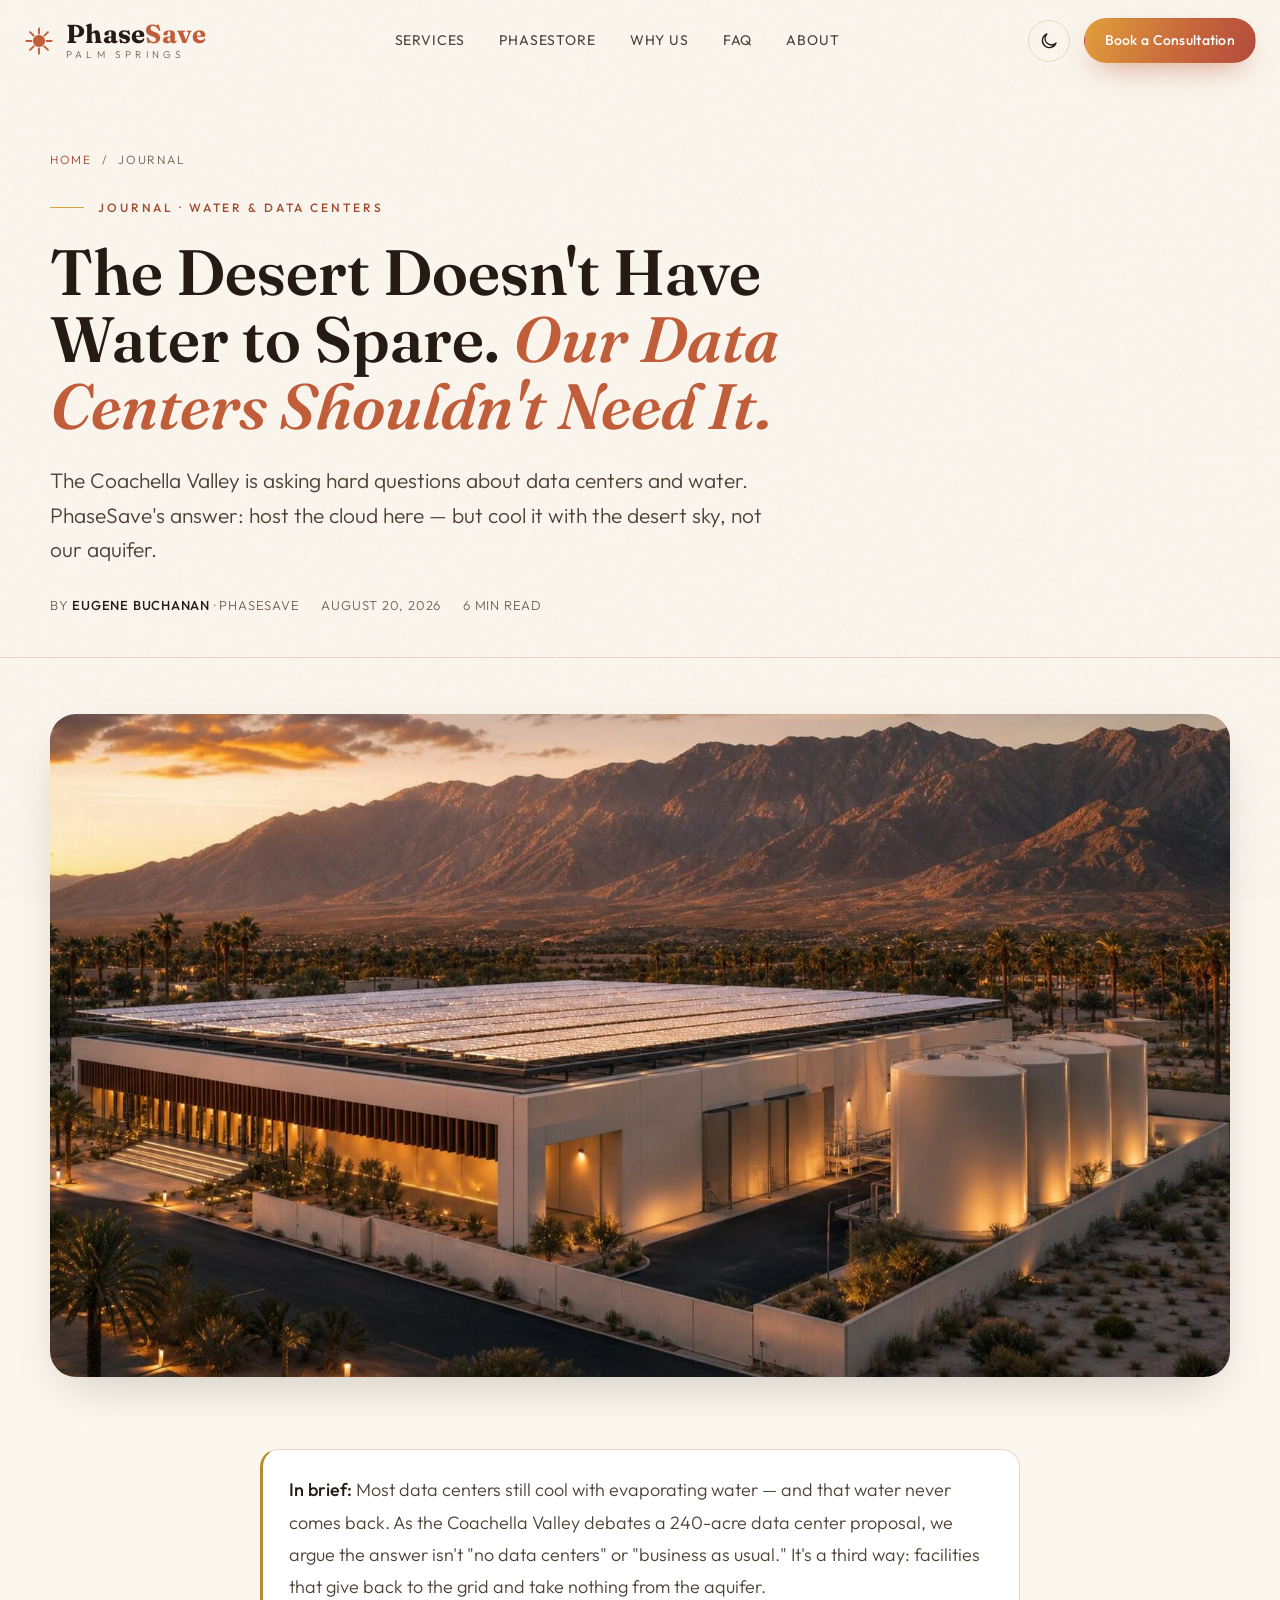
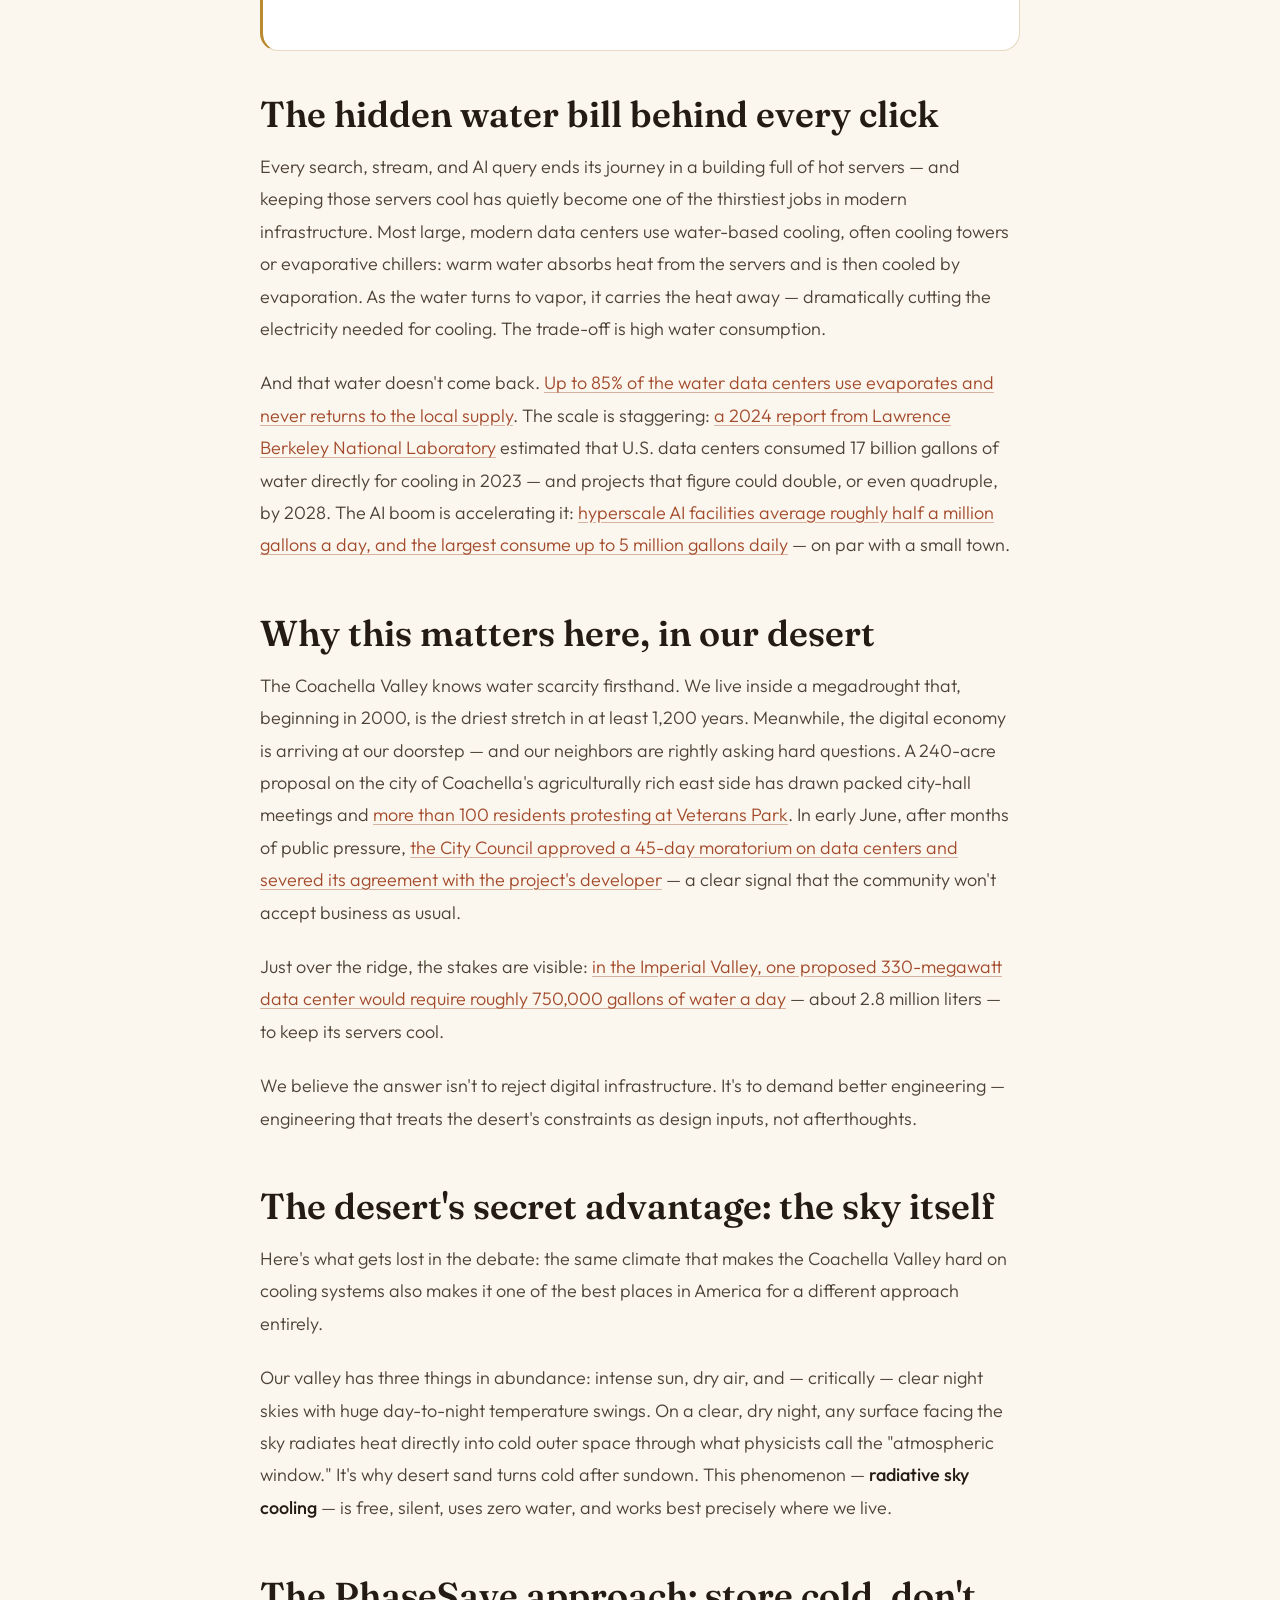
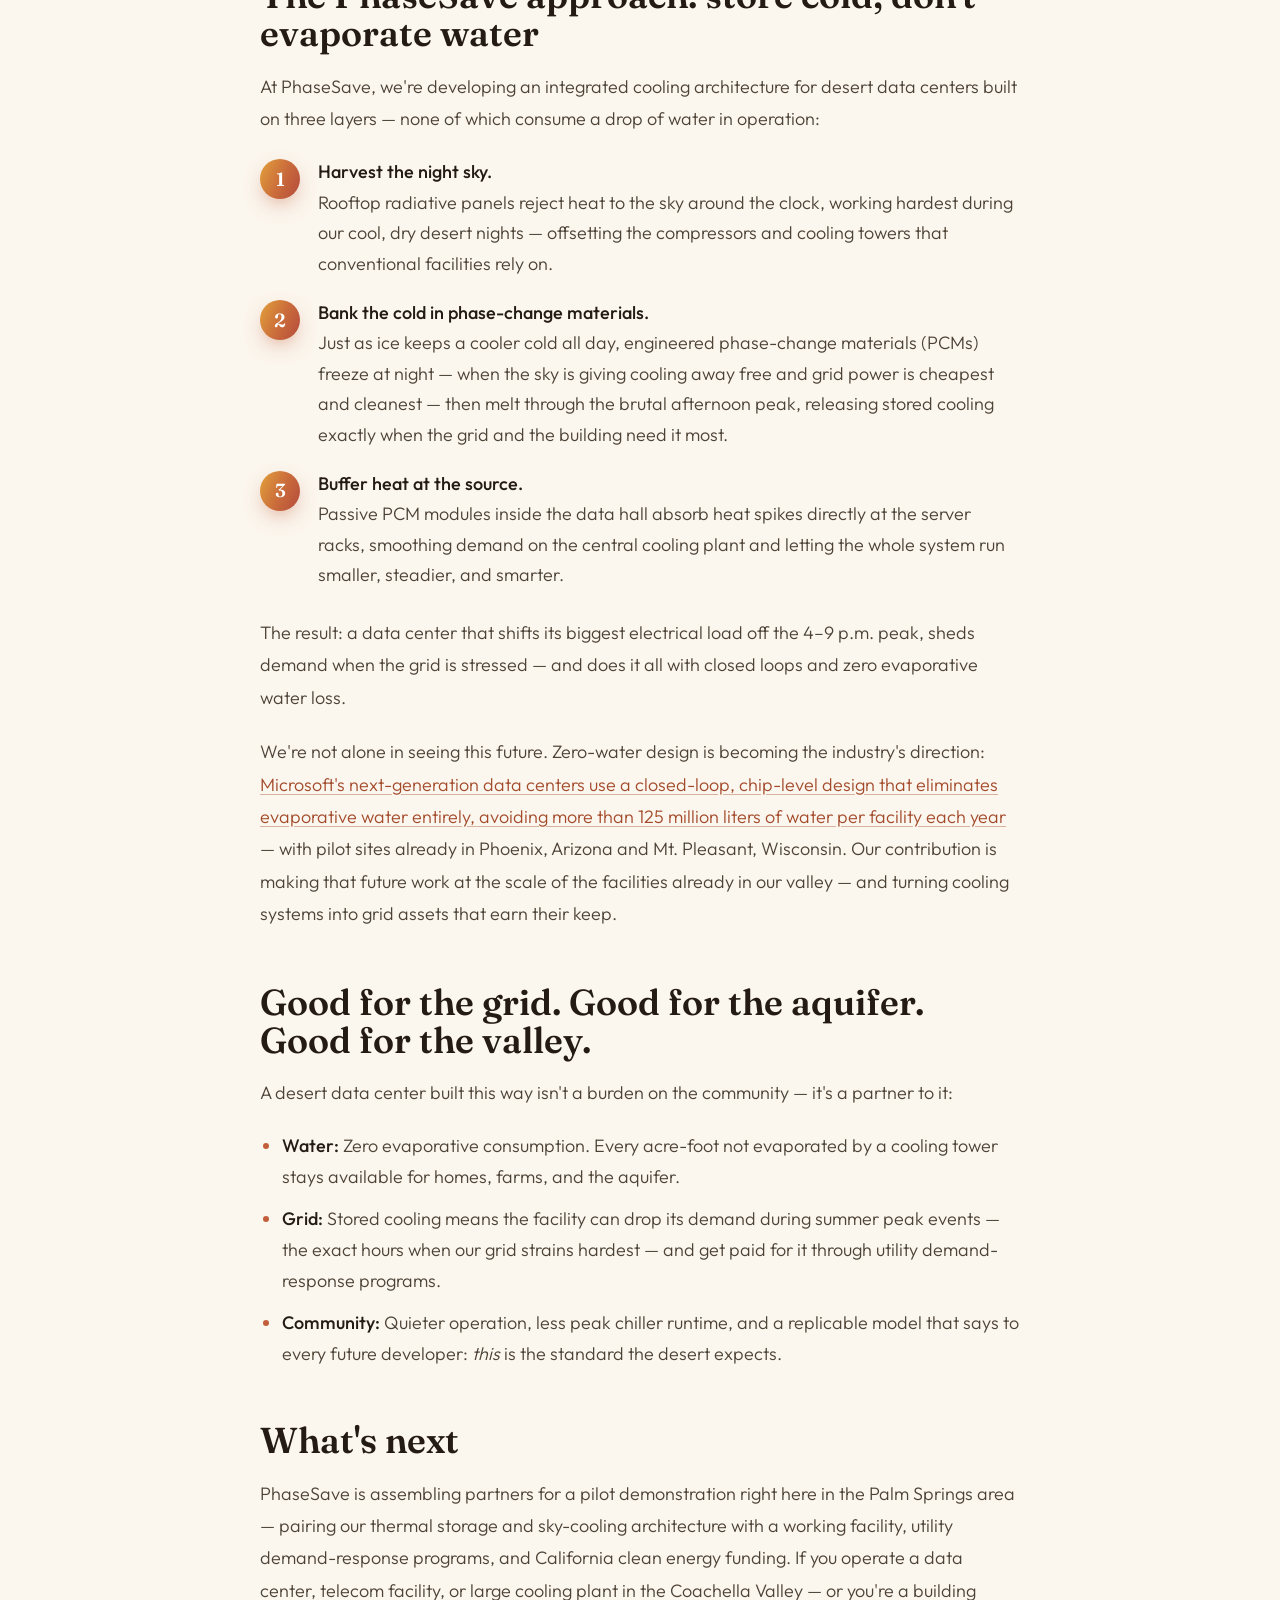
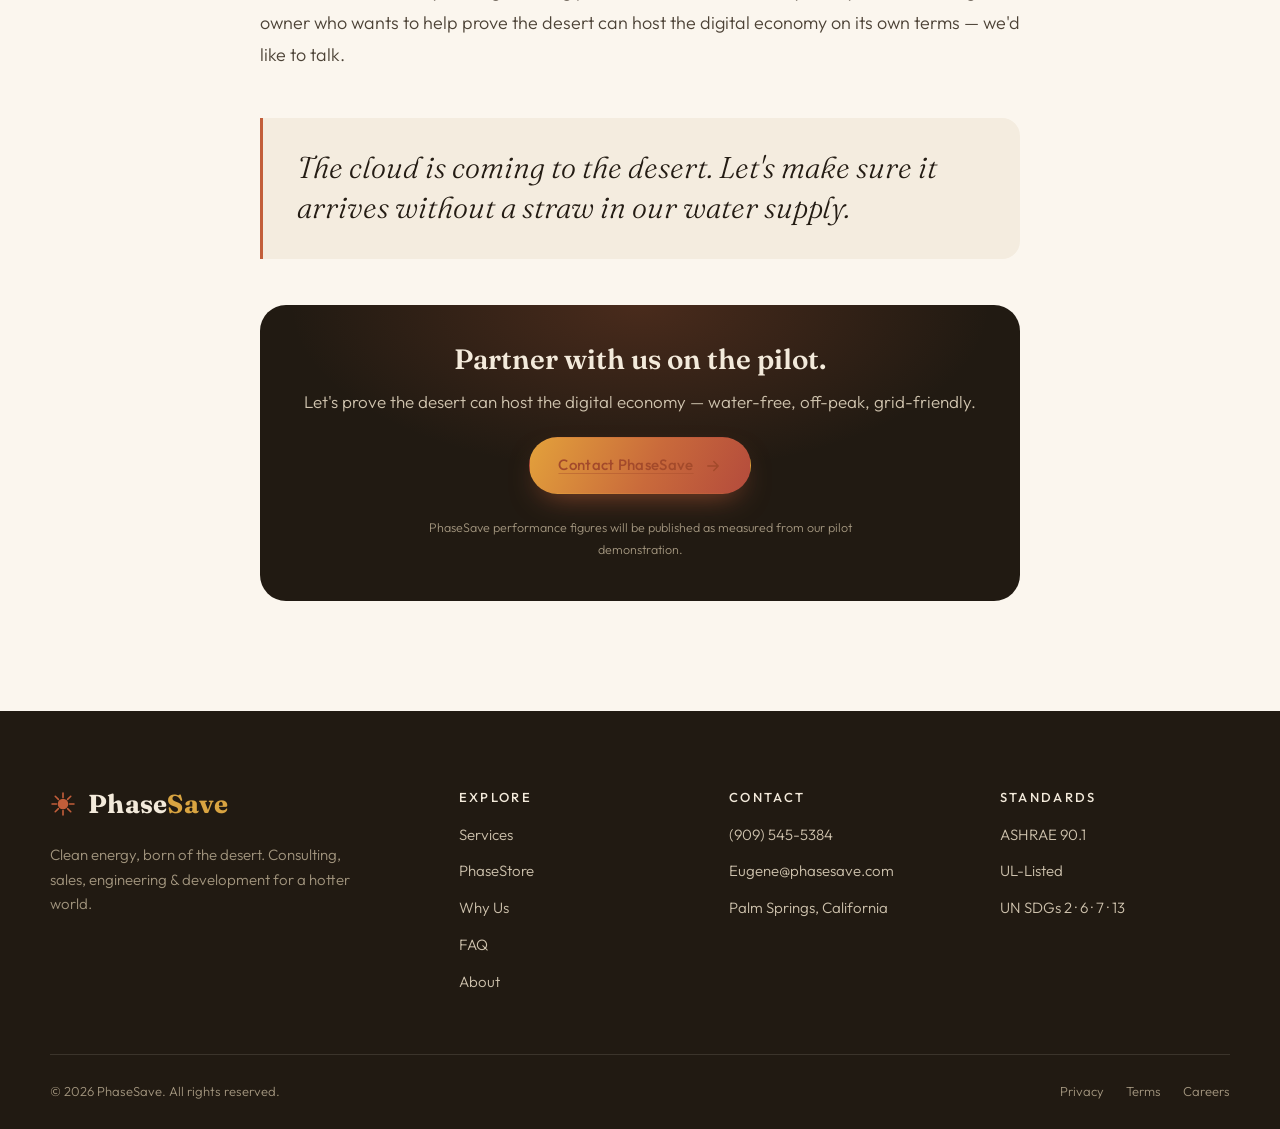
<file: phasesave-site/blog/zero-water-data-centers-coachella-valley/index.html>
<!doctype html>
<html lang="en">
<head>
  <meta charset="UTF-8" />
  <meta name="viewport" content="width=device-width, initial-scale=1.0" />
  <title>The Desert Doesn't Have Water to Spare. Our Data Centers Shouldn't Need It. — PhaseSave</title>
  <meta name="description" content="The Coachella Valley is debating data centers and water. PhaseSave's third way: cool the cloud with the desert sky and phase-change storage — zero water, off-peak, grid-friendly." />
  <meta name="keywords" content="data center water usage, desert data center cooling, Coachella Valley data center, zero water data center, thermal energy storage California, radiative sky cooling, phase change material" />
  <meta name="robots" content="index, follow, max-image-preview:large, max-snippet:-1" />
  <meta name="author" content="Eugene Buchanan" />
  <link rel="canonical" href="https://phasesave.com/blog/zero-water-data-centers-coachella-valley/" />

  <meta name="theme-color" content="#fbf6ee" media="(prefers-color-scheme: light)" />
  <meta name="theme-color" content="#171209" media="(prefers-color-scheme: dark)" />

  <!-- Open Graph -->
  <meta property="og:type" content="article" />
  <meta property="og:site_name" content="PhaseSave" />
  <meta property="og:title" content="The Desert Doesn't Have Water to Spare. Our Data Centers Shouldn't Need It." />
  <meta property="og:description" content="A water-free path for Coachella Valley data centers: radiative sky cooling, phase-change storage, and zero evaporative water loss." />
  <meta property="og:url" content="https://phasesave.com/blog/zero-water-data-centers-coachella-valley/" />
  <meta property="og:image" content="https://phasesave.com/assets/blog-hero.jpg" />
  <meta property="og:image:width" content="1600" />
  <meta property="og:image:height" content="1067" />
  <meta property="og:image:alt" content="A desert data center with radiative sky-cooling panels and thermal storage, no cooling towers" />
  <meta property="og:locale" content="en_US" />
  <meta property="article:published_time" content="2026-08-20T08:00:00-08:00" />
  <meta property="article:modified_time" content="2026-08-20T08:00:00-08:00" />
  <meta property="article:author" content="Eugene Buchanan" />
  <meta property="article:section" content="Journal" />

  <!-- Twitter -->
  <meta name="twitter:card" content="summary_large_image" />
  <meta name="twitter:title" content="The Desert Doesn't Have Water to Spare. Our Data Centers Shouldn't Need It." />
  <meta name="twitter:description" content="A water-free path for Coachella Valley data centers: radiative sky cooling, phase-change storage, and zero evaporative water loss." />
  <meta name="twitter:image" content="https://phasesave.com/assets/blog-hero.jpg" />

  <script>
    (function () {
      document.documentElement.classList.add("js");
      try {
        var t = localStorage.getItem("ps-theme");
        if (!t) {
          t = window.matchMedia && window.matchMedia("(prefers-color-scheme: dark)").matches ? "dusk" : "day";
        }
        document.documentElement.setAttribute("data-theme", t);
      } catch (e) {
        document.documentElement.setAttribute("data-theme", "day");
      }
    })();
  </script>

  <link rel="preconnect" href="https://fonts.googleapis.com" />
  <link rel="preconnect" href="https://fonts.gstatic.com" crossorigin />
  <link href="https://fonts.googleapis.com/css2?family=Fraunces:ital,opsz,wght@0,9..144,300..700;1,9..144,300..700&family=Outfit:wght@100..900&display=swap" rel="stylesheet" />
  <link rel="stylesheet" href="../../css/styles.css" />

  <script type="application/ld+json">
  {
    "@context": "https://schema.org",
    "@graph": [
      {
        "@type": "BlogPosting",
        "@id": "https://phasesave.com/blog/zero-water-data-centers-coachella-valley/#article",
        "headline": "The Desert Doesn't Have Water to Spare. Our Data Centers Shouldn't Need It.",
        "description": "Why the Coachella Valley should host the digital economy without evaporative cooling water — PhaseSave's three-layer approach: radiative sky cooling, phase-change thermal storage, and passive rack-side heat buffering.",
        "datePublished": "2026-08-20",
        "dateModified": "2026-08-20",
        "inLanguage": "en",
        "mainEntityOfPage": "https://phasesave.com/blog/zero-water-data-centers-coachella-valley/",
        "image": "https://phasesave.com/assets/blog-hero.jpg",
        "articleSection": "Journal",
        "keywords": "data center water usage, desert data center cooling, Coachella Valley data center, zero water data center, thermal energy storage California",
        "author": {
          "@type": "Person",
          "name": "Eugene Buchanan",
          "jobTitle": "Alternative-Energy Consultant"
        },
        "publisher": {
          "@type": "Organization",
          "@id": "https://phasesave.com/#organization",
          "name": "PhaseSave",
          "logo": { "@type": "ImageObject", "url": "https://phasesave.com/assets/logo.svg" }
        },
        "speakable": {
          "@type": "SpeakableSpecification",
          "cssSelector": [".article h1", ".article__deck", ".article__summary"]
        },
        "about": [
          { "@type": "Thing", "name": "Data center water usage" },
          { "@type": "Thing", "name": "Radiative sky cooling" },
          { "@type": "Thing", "name": "Phase change material thermal storage" },
          { "@type": "Thing", "name": "Coachella Valley" }
        ]
      },
      {
        "@type": "Organization",
        "@id": "https://phasesave.com/#organization",
        "name": "PhaseSave",
        "url": "https://phasesave.com/",
        "logo": "https://phasesave.com/assets/logo.svg",
        "telephone": "+1-909-545-5384",
        "email": "Eugene@phasesave.com",
        "address": {
          "@type": "PostalAddress",
          "streetAddress": "195 S Civic Dr Suite",
          "addressLocality": "Palm Springs",
          "addressRegion": "CA",
          "postalCode": "92262",
          "addressCountry": "US"
        }
      }
    ]
  }
  </script>
</head>
<body>
  <a class="skip-link" href="#post">Skip to article</a>
  <div class="progress" id="progress" aria-hidden="true"></div>
  <div class="grain" aria-hidden="true"></div>

  <!-- ============ NAV ============ -->
  <header class="nav" id="nav">
    <div class="nav__inner">
      <a class="brand" href="../../index.html" aria-label="PhaseSave home">
        <span class="brand__mark" aria-hidden="true">
          <svg viewBox="0 0 64 64" width="30" height="30"><circle cx="32" cy="32" r="13" fill="currentColor"/><g stroke="currentColor" stroke-width="4" stroke-linecap="round"><path d="M32 5v11M32 48v11M5 32h11M48 32h11M12.9 12.9l7.8 7.8M43.3 43.3l7.8 7.8M51.1 12.9l-7.8 7.8M20.7 43.3l-7.8 7.8"/></g></svg>
        </span>
        <span class="brand__word">
          <span class="brand__name">Phase<span>Save</span></span>
          <span class="brand__tag">Palm Springs</span>
        </span>
      </a>

      <nav class="nav__links" aria-label="Primary">
        <a href="../../index.html#services">Services</a>
        <a href="../../index.html#phasestore">PhaseStore</a>
        <a href="../../index.html#why">Why Us</a>
        <a href="../../index.html#faq">FAQ</a>
        <a href="../../index.html#about">About</a>
      </nav>

      <div class="nav__actions">
        <button class="theme-toggle" id="themeToggle" type="button" aria-label="Switch color theme">
          <svg class="ico-moon" viewBox="0 0 24 24" aria-hidden="true"><path d="M20.5 14.5A8.5 8.5 0 1 1 9.5 3.5a7 7 0 0 0 11 11z"/></svg>
          <svg class="ico-sun" viewBox="0 0 24 24" aria-hidden="true"><circle cx="12" cy="12" r="4.5"/><path d="M12 2.5v2M12 19.5v2M2.5 12h2M19.5 12h2M5.3 5.3l1.4 1.4M17.3 17.3l1.4 1.4M18.7 5.3l-1.4 1.4M6.7 17.3l-1.4 1.4"/></svg>
        </button>
        <a class="btn btn--primary btn--sm" href="../../index.html#contact">Book a Consultation</a>
        <button class="nav__toggle" id="navToggle" aria-label="Menu" aria-expanded="false">
          <span></span><span></span><span></span>
        </button>
      </div>
    </div>
    <div class="nav__drawer" id="navDrawer">
      <a href="../../index.html#services">Services</a>
      <a href="../../index.html#phasestore">PhaseStore</a>
      <a href="../../index.html#why">Why Us</a>
      <a href="../../index.html#faq">FAQ</a>
      <a href="../../index.html#about">About</a>
      <a class="btn btn--primary" href="../../index.html#contact">Book a Consultation</a>
    </div>
  </header>

  <main id="post">
    <!-- ============ ARTICLE ============ -->
    <article class="article">
      <header class="article__hero">
        <div class="container">
          <nav class="breadcrumb reveal" aria-label="Breadcrumb">
            <a href="../../index.html">Home</a>
            <span aria-hidden="true">/</span>
            <span>Journal</span>
          </nav>
          <p class="eyebrow reveal">Journal · Water &amp; Data Centers</p>
          <h1 class="article__title reveal">The Desert Doesn't Have Water to Spare. <em>Our Data Centers Shouldn't Need It.</em></h1>
          <p class="article__deck reveal">
            The Coachella Valley is asking hard questions about data centers and water.
            PhaseSave's answer: host the cloud here — but cool it with the desert sky,
            not our aquifer.
          </p>
          <div class="article__meta reveal">
            <span class="article__by">By <strong>Eugene Buchanan</strong> · PhaseSave</span>
            <span class="article__date"><time datetime="2026-08-20">August 20, 2026</time></span>
            <span class="article__read">6 min read</span>
          </div>
        </div>
      </header>

      <figure class="article__figure reveal">
        <img src="../../assets/blog-hero.jpg" alt="A desert data center with radiative sky-cooling panels and thermal storage tanks — no cooling towers" width="1600" height="1067" fetchpriority="high" decoding="async" />
      </figure>

      <div class="container article__body">
        <div class="article__summary reveal">
          <p>
            <strong>In brief:</strong> Most data centers still cool with evaporating water — and that water
            never comes back. As the Coachella Valley debates a 240-acre data center proposal, we argue
            the answer isn't "no data centers" or "business as usual." It's a third way: facilities that
            give back to the grid and take nothing from the aquifer.
          </p>
        </div>

        <h2 class="reveal">The hidden water bill behind every click</h2>
        <p class="reveal">
          Every search, stream, and AI query ends its journey in a building full of hot servers — and
          keeping those servers cool has quietly become one of the thirstiest jobs in modern
          infrastructure. Most large, modern data centers use water-based cooling, often cooling towers
          or evaporative chillers: warm water absorbs heat from the servers and is then cooled by
          evaporation. As the water turns to vapor, it carries the heat away — dramatically cutting the
          electricity needed for cooling. The trade-off is high water consumption.
        </p>
        <p class="reveal">
          And that water doesn't come back.
          <a href="https://mostpolicyinitiative.org/science-note/data-center-water-use/" target="_blank" rel="noopener">Up to 85% of the water data centers use evaporates and never returns to the local supply</a>.
          The scale is staggering:
          <a href="https://eta.lbl.gov/publications/united-states-data-center-energy" target="_blank" rel="noopener">a 2024 report from Lawrence Berkeley National Laboratory</a>
          estimated that U.S. data centers consumed 17 billion gallons of water directly for cooling in
          2023 — and projects that figure could double, or even quadruple, by 2028. The AI boom is
          accelerating it:
          <a href="https://www.waterverge.com/news/data-centers-ai-water-consumption-2026/" target="_blank" rel="noopener">hyperscale AI facilities average roughly half a million gallons a day, and the largest consume up to 5 million gallons daily</a> — on par with a small town.
        </p>

        <h2 class="reveal">Why this matters here, in our desert</h2>
        <p class="reveal">
          The Coachella Valley knows water scarcity firsthand. We live inside a megadrought that,
          beginning in 2000, is the driest stretch in at least 1,200 years. Meanwhile, the digital
          economy is arriving at our doorstep — and our neighbors are rightly asking hard questions. A
          240-acre proposal on the city of Coachella's agriculturally rich east side has drawn packed
          city-hall meetings and
          <a href="https://www.nbcpalmsprings.com/2026/05/11/coachella-residents-confront-developers-over-massive-proposed-data-center-at-heated-town-hall" target="_blank" rel="noopener">more than 100 residents protesting at Veterans Park</a>.
          In early June, after months of public pressure,
          <a href="https://kesq.com/news/2026/06/04/coachella-moves-closer-to-permanent-data-center-ban-as-it-approves-moratorium-and-terminates-agreement-with-developer/" target="_blank" rel="noopener">the City Council approved a 45-day moratorium on data centers and severed its agreement with the project's developer</a> — a clear signal that the community won't accept business as usual.
        </p>
        <p class="reveal">
          Just over the ridge, the stakes are visible:
          <a href="https://grist.org/drought/california-will-soon-have-more-than-300-data-centers-where-will-they-get-their-water/" target="_blank" rel="noopener">in the Imperial Valley, one proposed 330-megawatt data center would require roughly 750,000 gallons of water a day</a> — about 2.8 million liters — to keep its servers cool.
        </p>
        <p class="reveal">
          We believe the answer isn't to reject digital infrastructure. It's to demand better
          engineering — engineering that treats the desert's constraints as design inputs, not
          afterthoughts.
        </p>

        <h2 class="reveal">The desert's secret advantage: the sky itself</h2>
        <p class="reveal">
          Here's what gets lost in the debate: the same climate that makes the Coachella Valley hard on
          cooling systems also makes it one of the best places in America for a different approach
          entirely.
        </p>
        <p class="reveal">
          Our valley has three things in abundance: intense sun, dry air, and — critically — clear
          night skies with huge day-to-night temperature swings. On a clear, dry night, any surface
          facing the sky radiates heat directly into cold outer space through what physicists call the
          "atmospheric window." It's why desert sand turns cold after sundown. This phenomenon —
          <strong>radiative sky cooling</strong> — is free, silent, uses zero water, and works best
          precisely where we live.
        </p>

        <h2 class="reveal">The PhaseSave approach: store cold, don't evaporate water</h2>
        <p class="reveal">
          At PhaseSave, we're developing an integrated cooling architecture for desert data centers
          built on three layers — none of which consume a drop of water in operation:
        </p>
        <ol class="article__steps reveal">
          <li>
            <strong>Harvest the night sky.</strong> Rooftop radiative panels reject heat to the sky around
            the clock, working hardest during our cool, dry desert nights — offsetting the compressors
            and cooling towers that conventional facilities rely on.
          </li>
          <li>
            <strong>Bank the cold in phase-change materials.</strong> Just as ice keeps a cooler cold all
            day, engineered phase-change materials (PCMs) freeze at night — when the sky is giving
            cooling away free and grid power is cheapest and cleanest — then melt through the brutal
            afternoon peak, releasing stored cooling exactly when the grid and the building need it most.
          </li>
          <li>
            <strong>Buffer heat at the source.</strong> Passive PCM modules inside the data hall absorb heat
            spikes directly at the server racks, smoothing demand on the central cooling plant and
            letting the whole system run smaller, steadier, and smarter.
          </li>
        </ol>
        <p class="reveal">
          The result: a data center that shifts its biggest electrical load off the 4–9 p.m. peak,
          sheds demand when the grid is stressed — and does it all with closed loops and zero
          evaporative water loss.
        </p>
        <p class="reveal">
          We're not alone in seeing this future. Zero-water design is becoming the industry's direction:
          <a href="https://www.datacenterdynamics.com/en/news/microsofts-upcoming-data-centers-to-use-closed-loop-zero-water-evaporation-design/" target="_blank" rel="noopener">Microsoft's next-generation data centers use a closed-loop, chip-level design that eliminates evaporative water entirely, avoiding more than 125 million liters of water per facility each year</a> — with pilot sites already in Phoenix, Arizona and Mt. Pleasant, Wisconsin. Our contribution is making that future work at the scale of the facilities already in our valley — and turning cooling systems into grid assets that earn their keep.
        </p>

        <h2 class="reveal">Good for the grid. Good for the aquifer. Good for the valley.</h2>
        <p class="reveal">A desert data center built this way isn't a burden on the community — it's a partner to it:</p>
        <ul class="article__list reveal">
          <li><strong>Water:</strong> Zero evaporative consumption. Every acre-foot not evaporated by a cooling tower stays available for homes, farms, and the aquifer.</li>
          <li><strong>Grid:</strong> Stored cooling means the facility can drop its demand during summer peak events — the exact hours when our grid strains hardest — and get paid for it through utility demand-response programs.</li>
          <li><strong>Community:</strong> Quieter operation, less peak chiller runtime, and a replicable model that says to every future developer: <em>this</em> is the standard the desert expects.</li>
        </ul>

        <h2 class="reveal">What's next</h2>
        <p class="reveal">
          PhaseSave is assembling partners for a pilot demonstration right here in the Palm Springs
          area — pairing our thermal storage and sky-cooling architecture with a working facility,
          utility demand-response programs, and California clean energy funding. If you operate a data
          center, telecom facility, or large cooling plant in the Coachella Valley — or you're a
          building owner who wants to help prove the desert can host the digital economy on its own
          terms — we'd like to talk.
        </p>

        <blockquote class="article__quote reveal">
          <p>The cloud is coming to the desert. Let's make sure it arrives without a straw in our water supply.</p>
        </blockquote>

        <div class="article__cta reveal">
          <h3>Partner with us on the pilot.</h3>
          <p>Let's prove the desert can host the digital economy — water-free, off-peak, grid-friendly.</p>
          <a class="btn btn--primary" href="../../index.html#contact">Contact PhaseSave
            <svg viewBox="0 0 24 24"><path d="M5 12h14M13 6l6 6-6 6"/></svg>
          </a>
          <p class="article__disclaimer">PhaseSave performance figures will be published as measured from our pilot demonstration.</p>
        </div>
      </div>
    </article>
  </main>

  <!-- ============ FOOTER ============ -->
  <footer class="footer">
    <div class="container footer__grid">
      <div class="footer__brand">
        <a class="brand" href="../../index.html">
          <span class="brand__mark" aria-hidden="true">
            <svg viewBox="0 0 64 64" width="26" height="26"><circle cx="32" cy="32" r="13" fill="currentColor"/><g stroke="currentColor" stroke-width="4" stroke-linecap="round"><path d="M32 5v11M32 48v11M5 32h11M48 32h11M12.9 12.9l7.8 7.8M43.3 43.3l7.8 7.8M51.1 12.9l-7.8 7.8M20.7 43.3l-7.8 7.8"/></g></svg>
          </span>
          <span class="brand__word"><span class="brand__name">Phase<span>Save</span></span></span>
        </a>
        <p>Clean energy, born of the desert. Consulting, sales, engineering &amp; development for a hotter world.</p>
      </div>
      <div class="footer__col">
        <h4>Explore</h4>
        <a href="../../index.html#services">Services</a>
        <a href="../../index.html#phasestore">PhaseStore</a>
        <a href="../../index.html#why">Why Us</a>
        <a href="../../index.html#faq">FAQ</a>
        <a href="../../index.html#about">About</a>
      </div>
      <div class="footer__col">
        <h4>Contact</h4>
        <a href="tel:9095455384">(909) 545-5384</a>
        <a href="mailto:Eugene@phasesave.com">Eugene@phasesave.com</a>
        <span>Palm Springs, California</span>
      </div>
      <div class="footer__col">
        <h4>Standards</h4>
        <span>ASHRAE 90.1</span>
        <span>UL-Listed</span>
        <span>UN SDGs 2 · 6 · 7 · 13</span>
      </div>
    </div>
    <div class="container footer__base">
      <span>&copy; 2026 PhaseSave. All rights reserved.</span>
      <span class="footer__links"><a href="#">Privacy</a><a href="#">Terms</a><a href="#">Careers</a></span>
    </div>
  </footer>

  <script src="../../js/app.js" defer></script>
</body>
</html>
</file>
<file: phasesave-site/css/styles.css>
/* ============================================================
   PhaseSave — Palm Springs luxury · 2026 refresh
   Trends: kinetic type · micro-interactions · dark mode ·
   organic shapes · accessibility-first · variable fonts · perf
   ============================================================ */

/* ---------- Brand constants ---------- */
:root {
  --clay: #c25e3a;
  --gold: #d9a441;
  --brass: #b98a2e;
  --sage: #6c7c5b;
  --night: #211a12;
  --night-2: #2a2218;
  --night-3: #38302a;
  --night-line: rgba(244, 236, 223, 0.12);
  --cream: #f3eadb;
  --cream-2: #cfc3ae;
  --cream-3: #a3967f;
  --sun-gradient: linear-gradient(115deg, #e3a13b 0%, #c96a3b 55%, #b44b3c 100%);

  --font-display: "Fraunces", "Cormorant Garamond", Georgia, serif;
  --font-sans: "Outfit", "Jost", "Century Gothic", system-ui, sans-serif;

  --radius: 18px;
  --radius-lg: 26px;
  --ease: cubic-bezier(0.22, 1, 0.36, 1);
}

/* ---------- Semantic tokens (day) ---------- */
:root,
:root[data-theme="day"] {
  --bg: #fbf6ee;
  --bg-2: #f4ecdf;
  --surface: #ffffff;
  --ink: #241c14;
  --ink-2: #4c4236;
  --ink-3: #6e6252;
  --accent: #a34a2b;
  --line: #e6d8c2;
  --line-soft: rgba(36, 28, 20, 0.1);
  --nav-bg: rgba(251, 246, 238, 0.86);
  --sage-deep: #526144;
  --sage-soft: rgba(108, 124, 91, 0.14);
  --gold-soft: rgba(185, 138, 46, 0.16);
  --why-hover: rgba(255, 255, 255, 0.55);
  --badge-bg: rgba(251, 246, 238, 0.9);
  --shadow-sm: 0 2px 10px rgba(36, 28, 20, 0.06);
  --shadow-md: 0 18px 50px -18px rgba(36, 28, 20, 0.25);
  --grain-blend: multiply;
  --grain-opacity: 0.05;
}

/* ---------- Semantic tokens (dusk) ---------- */
:root[data-theme="dusk"] {
  --bg: #171209;
  --bg-2: #1e1710;
  --surface: #211a12;
  --ink: #f3eadb;
  --ink-2: #d3c7b2;
  --ink-3: #a2947f;
  --accent: #e0835d;
  --line: rgba(244, 236, 223, 0.14);
  --line-soft: rgba(244, 236, 223, 0.1);
  --nav-bg: rgba(23, 18, 9, 0.85);
  --sage-deep: #b9c9a3;
  --sage-soft: rgba(159, 178, 135, 0.16);
  --gold-soft: rgba(217, 164, 65, 0.16);
  --why-hover: rgba(255, 255, 255, 0.04);
  --badge-bg: rgba(23, 18, 9, 0.9);
  --shadow-sm: 0 2px 10px rgba(0, 0, 0, 0.4);
  --shadow-md: 0 20px 55px -18px rgba(0, 0, 0, 0.7);
  --grain-blend: overlay;
  --grain-opacity: 0.07;
}

* { box-sizing: border-box; }

html { scroll-behavior: smooth; }

body {
  margin: 0;
  font-family: var(--font-sans);
  font-weight: 300;
  color: var(--ink);
  background: var(--bg);
  line-height: 1.65;
  font-size: 17px;
  -webkit-font-smoothing: antialiased;
  text-rendering: optimizeLegibility;
  overflow-x: hidden;
}

h1, h2, h3, h4 {
  font-family: var(--font-display);
  font-optical-sizing: auto;
  font-weight: 600;
  line-height: 1.06;
  margin: 0;
  color: var(--ink);
}

p { margin: 0; }
a { color: inherit; text-decoration: none; }
img { display: block; max-width: 100%; height: auto; }
::selection { background: var(--clay); color: #fff; }

/* ---------- Accessibility helpers ---------- */
.skip-link {
  position: fixed;
  top: -100px;
  left: 16px;
  z-index: 3000;
  background: var(--ink);
  color: var(--bg);
  padding: 12px 20px;
  border-radius: 10px;
  font-size: 14px;
  font-weight: 500;
  transition: top 0.25s var(--ease);
}
.skip-link:focus { top: 16px; }

:focus-visible {
  outline: 2px solid var(--accent);
  outline-offset: 3px;
  border-radius: 4px;
}

/* ---------- Scroll progress ---------- */
.progress {
  position: fixed;
  top: 0;
  left: 0;
  height: 3px;
  width: 0;
  background: linear-gradient(90deg, var(--gold), var(--clay));
  z-index: 1500;
  pointer-events: none;
}

/* ---------- Grain overlay ---------- */
.grain {
  position: fixed;
  inset: 0;
  pointer-events: none;
  z-index: 2000;
  opacity: var(--grain-opacity);
  mix-blend-mode: var(--grain-blend);
  background-image: url("data:image/svg+xml,%3Csvg viewBox='0 0 220 220' xmlns='http://www.w3.org/2000/svg'%3E%3Cfilter id='n'%3E%3CfeTurbulence type='fractalNoise' baseFrequency='0.85' numOctaves='3' stitchTiles='stitch'/%3E%3C/filter%3E%3Crect width='100%25' height='100%25' filter='url(%23n)'/%3E%3C/svg%3E");
}

.container {
  width: min(1180px, 100% - 48px);
  margin-inline: auto;
}

/* ---------- Eyebrow ---------- */
.eyebrow {
  font-family: var(--font-sans);
  font-size: 12px;
  font-weight: 500;
  letter-spacing: 0.24em;
  text-transform: uppercase;
  color: var(--accent);
  margin: 0 0 20px;
  display: flex;
  align-items: center;
  gap: 14px;
}
.eyebrow::before {
  content: "";
  width: 34px;
  height: 1px;
  background: var(--gold);
}
.section--night .eyebrow { color: var(--gold); }

/* ============================================================
   Buttons
   ============================================================ */
.btn {
  display: inline-flex;
  align-items: center;
  gap: 10px;
  font-family: var(--font-sans);
  font-weight: 500;
  font-size: 15px;
  letter-spacing: 0.02em;
  padding: 15px 28px;
  border-radius: 999px;
  border: 1px solid transparent;
  cursor: pointer;
  transition: transform 0.35s var(--ease), box-shadow 0.35s var(--ease),
    background 0.35s var(--ease), color 0.35s var(--ease), border-color 0.35s var(--ease);
}
.btn svg { width: 18px; height: 18px; fill: none; stroke: currentColor; stroke-width: 1.8; stroke-linecap: round; stroke-linejoin: round; transition: transform 0.35s var(--ease); }

.btn--primary {
  background: var(--sun-gradient);
  color: #fff;
  box-shadow: 0 12px 30px -12px rgba(194, 94, 58, 0.7);
}
.btn--primary:hover {
  transform: translateY(-2px);
  box-shadow: 0 18px 40px -12px rgba(194, 94, 58, 0.8);
}
.btn--primary:hover svg { transform: translateX(3px); }

.btn--ghost {
  background: transparent;
  color: var(--ink);
  border-color: var(--line);
}
.btn--ghost:hover { border-color: var(--clay); color: var(--clay); transform: translateY(-2px); }

.btn--sm { padding: 10px 20px; font-size: 14px; }

/* ============================================================
   Nav
   ============================================================ */
.nav {
  position: fixed;
  top: 0;
  left: 0;
  right: 0;
  z-index: 1000;
  transition: background 0.4s var(--ease), box-shadow 0.4s var(--ease);
}
.nav__inner {
  width: min(1240px, 100% - 48px);
  margin-inline: auto;
  display: flex;
  align-items: center;
  justify-content: space-between;
  gap: 24px;
  padding: 18px 0;
}
.nav.is-scrolled {
  background: var(--nav-bg);
  backdrop-filter: blur(16px);
  -webkit-backdrop-filter: blur(16px);
  box-shadow: 0 1px 0 var(--line);
}

.brand { display: inline-flex; align-items: center; gap: 12px; }
.brand__mark { color: var(--clay); display: inline-flex; }
.brand__word { display: flex; flex-direction: column; line-height: 1; }
.brand__name {
  font-family: var(--font-display);
  font-weight: 700;
  font-size: 26px;
  letter-spacing: 0.01em;
  color: var(--ink);
}
.brand__name span { color: var(--clay); }
.brand__tag {
  font-family: var(--font-sans);
  font-size: 10px;
  letter-spacing: 0.42em;
  text-transform: uppercase;
  color: var(--ink-3);
  margin-top: 3px;
}

.nav__links { display: flex; gap: 34px; }
.nav__links a {
  font-size: 14px;
  font-weight: 400;
  letter-spacing: 0.06em;
  text-transform: uppercase;
  color: var(--ink-2);
  position: relative;
  padding: 4px 0;
  transition: color 0.3s var(--ease);
}
.nav__links a::after {
  content: "";
  position: absolute;
  left: 0;
  bottom: 0;
  width: 100%;
  height: 1px;
  background: var(--clay);
  transform: scaleX(0);
  transform-origin: right;
  transition: transform 0.4s var(--ease);
}
.nav__links a:hover { color: var(--accent); }
.nav__links a:hover::after { transform: scaleX(1); transform-origin: left; }

.nav__actions { display: flex; align-items: center; gap: 14px; }

/* Theme toggle (micro-interaction) */
.theme-toggle {
  width: 42px;
  height: 42px;
  border-radius: 50%;
  border: 1px solid var(--line);
  background: transparent;
  display: grid;
  place-items: center;
  cursor: pointer;
  color: var(--ink);
  position: relative;
  overflow: hidden;
  transition: border-color 0.3s var(--ease), background 0.3s var(--ease);
}
.theme-toggle:hover { border-color: var(--clay); }
.theme-toggle svg {
  width: 20px;
  height: 20px;
  position: absolute;
  fill: none;
  stroke: currentColor;
  stroke-width: 1.6;
  stroke-linecap: round;
  stroke-linejoin: round;
  transition: transform 0.5s var(--ease), opacity 0.4s var(--ease);
}
.ico-sun { transform: translateY(140%) rotate(90deg); opacity: 0; }
:root[data-theme="dusk"] .ico-sun { transform: none; opacity: 1; }
:root[data-theme="dusk"] .ico-moon { transform: translateY(-140%) rotate(-90deg); opacity: 0; }

.nav__toggle {
  display: none;
  flex-direction: column;
  gap: 5px;
  background: none;
  border: 0;
  padding: 8px;
  cursor: pointer;
}
.nav__toggle span { width: 24px; height: 2px; background: var(--ink); transition: transform 0.3s var(--ease), opacity 0.3s var(--ease); }
.nav__toggle[aria-expanded="true"] span:nth-child(1) { transform: translateY(7px) rotate(45deg); }
.nav__toggle[aria-expanded="true"] span:nth-child(2) { opacity: 0; }
.nav__toggle[aria-expanded="true"] span:nth-child(3) { transform: translateY(-7px) rotate(-45deg); }

.nav__drawer {
  display: none;
  flex-direction: column;
  gap: 4px;
  background: var(--bg);
  border-bottom: 1px solid var(--line);
  padding: 8px 24px 24px;
  box-shadow: var(--shadow-md);
}
.nav__drawer a {
  font-size: 15px;
  text-transform: uppercase;
  letter-spacing: 0.08em;
  padding: 12px 4px;
  border-bottom: 1px solid var(--line-soft);
  color: var(--ink-2);
}
.nav__drawer .btn { margin-top: 16px; justify-content: center; }
.nav__drawer.is-open { display: flex; }

/* ============================================================
   Hero
   ============================================================ */
.hero {
  position: relative;
  padding: 150px 0 40px;
  overflow: hidden;
}
.hero__glow {
  position: absolute;
  top: -20%;
  right: -10%;
  width: 720px;
  height: 720px;
  background: radial-gradient(circle at center, rgba(217, 164, 65, 0.18), transparent 62%);
  filter: blur(30px);
  pointer-events: none;
}

/* Kinetic sun burst */
.hero__sun {
  position: absolute;
  top: -120px;
  right: -80px;
  width: 520px;
  height: 520px;
  color: var(--gold);
  opacity: 0.16;
  pointer-events: none;
  animation: sun-spin 90s linear infinite;
}
@keyframes sun-spin { to { transform: rotate(360deg); } }

.hero__grid {
  display: grid;
  grid-template-columns: 1.05fr 0.95fr;
  gap: 60px;
  align-items: center;
  position: relative;
  z-index: 1;
}

.hero__title {
  font-size: clamp(52px, 7.2vw, 96px);
  font-weight: 600;
  letter-spacing: -0.01em;
  margin: 0 0 28px;
}

/* Kinetic split words */
.hero__line { display: block; }
html.js [data-split] .word {
  display: inline-block;
  vertical-align: bottom;
}
html.js [data-split] .word > span {
  display: inline-block;
  opacity: 0;
  transform: translateY(0.6em);
  transition: transform 1s var(--ease), opacity 1s var(--ease);
}
html.js [data-split].is-in .word > span { opacity: 1; transform: none; }

/* Rotating phrase */
.hero__rotator { display: block; position: relative; }
.hero__phrase {
  display: inline;
  font-style: italic;
  font-weight: 500;
  background: var(--sun-gradient);
  -webkit-background-clip: text;
  background-clip: text;
  -webkit-text-fill-color: transparent;
  color: transparent;
}
html.js .hero__rotator {
  height: 1.12em;
  overflow: hidden;
}
html.js .hero__phrase {
  position: absolute;
  left: 0;
  top: 0;
  opacity: 0;
  transform: translateY(70%);
  transition: opacity 0.6s var(--ease), transform 0.6s var(--ease);
}
html.js .hero__phrase.is-active { opacity: 1; transform: none; }
html:not(.js) .hero__phrase:not(:first-child) { display: none; }

.hero__lede {
  font-size: 20px;
  font-weight: 300;
  color: var(--ink-2);
  max-width: 520px;
  margin: 0 0 26px;
}

.hero__services {
  display: flex;
  flex-wrap: wrap;
  gap: 10px;
  margin-bottom: 34px;
}
.hero__services span {
  font-size: 12px;
  font-weight: 500;
  letter-spacing: 0.16em;
  text-transform: uppercase;
  color: var(--sage-deep);
  padding: 7px 16px;
  border: 1px solid var(--sage);
  border-radius: 999px;
}
:root[data-theme="dusk"] .hero__services span { border-color: var(--sage-deep); }

.hero__cta { display: flex; flex-wrap: wrap; gap: 16px; }

.hero__frame { display: flex; justify-content: center; perspective: 1100px; }

/* Arch frame */
.arch {
  position: relative;
  width: 100%;
  max-width: 420px;
  border-radius: 240px 240px 26px 26px;
  overflow: hidden;
  box-shadow: var(--shadow-md);
  border: 1px solid var(--line);
  will-change: transform;
}
.arch--hero { max-width: 460px; }
.arch img { width: 100%; aspect-ratio: 4 / 5; object-fit: cover; }

.arch__badge {
  position: absolute;
  right: 22px;
  bottom: 22px;
  display: flex;
  align-items: center;
  gap: 10px;
  background: var(--badge-bg);
  backdrop-filter: blur(8px);
  -webkit-backdrop-filter: blur(8px);
  border-radius: 999px;
  padding: 10px 18px 10px 12px;
  color: var(--clay);
  font-size: 13px;
  letter-spacing: 0.04em;
  box-shadow: var(--shadow-sm);
}
.arch__badge svg { width: 26px; height: 26px; fill: none; stroke: currentColor; stroke-width: 3; stroke-linecap: round; }
.arch__badge strong { font-weight: 600; font-family: var(--font-display); font-size: 16px; }

/* Hero stats */
.hero__stats {
  display: grid;
  grid-template-columns: repeat(4, 1fr);
  gap: 18px;
  margin-top: 70px;
  padding-top: 34px;
  border-top: 1px solid var(--line);
  position: relative;
  z-index: 1;
}
.stat { text-align: left; }
.stat__num {
  font-family: var(--font-display);
  font-size: clamp(34px, 4vw, 52px);
  font-weight: 600;
  line-height: 1;
  color: var(--ink);
  display: block;
}
.stat__num .count { color: var(--clay); }
.stat__label {
  display: block;
  margin-top: 8px;
  font-size: 13px;
  letter-spacing: 0.08em;
  text-transform: uppercase;
  color: var(--ink-3);
}

/* ============================================================
   Marquee
   ============================================================ */
.marquee {
  border-top: 1px solid var(--line);
  border-bottom: 1px solid var(--line);
  background: var(--bg-2);
  overflow: hidden;
  padding: 18px 0;
}
.marquee__track {
  display: flex;
  align-items: center;
  gap: 40px;
  width: max-content;
  animation: marquee 40s linear infinite;
}
.marquee:hover .marquee__track { animation-play-state: paused; }
.marquee__track span {
  font-family: var(--font-display);
  font-style: italic;
  font-size: 24px;
  font-weight: 500;
  color: var(--ink-2);
  white-space: nowrap;
}
.marquee__track i { color: var(--gold); font-style: normal; font-size: 14px; }
@keyframes marquee {
  from { transform: translateX(0); }
  to { transform: translateX(-50%); }
}

/* ============================================================
   Sections
   ============================================================ */
.section { padding: 110px 0; }
.section--tint { background: var(--bg-2); }
.section--night {
  background:
    radial-gradient(900px 500px at 85% 0%, rgba(194, 94, 58, 0.16), transparent 60%),
    radial-gradient(700px 500px at 0% 100%, rgba(108, 124, 91, 0.14), transparent 60%),
    var(--night);
  color: var(--cream);
  position: relative;
}
.section--night h2, .section--night h3 { color: var(--cream); }

/* Organic wave divider hand-off */
.wave {
  display: block;
  width: 100%;
  height: 72px;
  margin-bottom: -1px;
  position: relative;
  z-index: 2;
}
.section--night.has-wave { margin-top: -72px; padding-top: 184px; }

.section__head { max-width: 720px; margin-bottom: 60px; }
.section__head h2 { font-size: clamp(36px, 4.6vw, 60px); font-weight: 600; margin-bottom: 20px; }
.section__head h2 em { font-style: italic; color: var(--clay); }
.section--night .section__head h2 em { color: var(--gold); }
.section__lede { font-size: 19px; color: var(--ink-2); max-width: 620px; }
.section--night .section__lede { color: var(--cream-2); }

/* ============================================================
   Services cards
   ============================================================ */
.cards {
  display: grid;
  grid-template-columns: repeat(3, 1fr);
  gap: 22px;
}
.card {
  background: var(--surface);
  border: 1px solid var(--line);
  border-radius: var(--radius-lg);
  padding: 34px 30px;
  display: flex;
  flex-direction: column;
  gap: 14px;
  transition: transform 0.5s var(--ease), box-shadow 0.5s var(--ease), border-color 0.5s var(--ease);
}
.card:hover {
  transform: translateY(-6px);
  box-shadow: var(--shadow-md);
  border-color: var(--line);
}
.card__icon {
  width: 54px;
  height: 54px;
  border-radius: 16px;
  display: grid;
  place-items: center;
  background: var(--sage-soft);
  color: var(--accent);
  margin-bottom: 4px;
  transition: transform 0.5s var(--ease);
}
.card:hover .card__icon { transform: rotate(-6deg) scale(1.05); }
.card__icon svg { width: 26px; height: 26px; fill: none; stroke: currentColor; stroke-width: 1.6; stroke-linecap: round; stroke-linejoin: round; }
.card h3 { font-size: 25px; font-weight: 600; }
.card p { font-size: 15.5px; color: var(--ink-2); flex: 1; }
.card__tags { display: flex; flex-wrap: wrap; gap: 8px; margin-top: auto; }
.card__tags em {
  font-style: normal;
  font-size: 11px;
  font-weight: 500;
  letter-spacing: 0.06em;
  text-transform: uppercase;
  color: var(--sage-deep);
  background: var(--sage-soft);
  padding: 5px 11px;
  border-radius: 999px;
}
.card__cta {
  display: inline-flex;
  align-items: center;
  gap: 8px;
  font-size: 14px;
  font-weight: 500;
  letter-spacing: 0.06em;
  text-transform: uppercase;
  color: var(--accent);
  margin-top: 4px;
  transition: gap 0.3s var(--ease);
}
.card__cta svg { width: 16px; height: 16px; fill: none; stroke: currentColor; stroke-width: 1.8; stroke-linecap: round; stroke-linejoin: round; }
.card__cta:hover { gap: 14px; }

/* ============================================================
   PhaseStore (night)
   ============================================================ */
.chips {
  display: grid;
  grid-template-columns: repeat(4, 1fr);
  gap: 18px;
  margin-bottom: 54px;
}
.chip {
  background: rgba(255, 255, 255, 0.03);
  border: 1px solid var(--night-line);
  border-radius: var(--radius);
  padding: 24px 22px;
  display: flex;
  flex-direction: column;
  gap: 4px;
  transition: transform 0.4s var(--ease), border-color 0.4s var(--ease);
}
.chip:hover { transform: translateY(-4px); border-color: rgba(217, 164, 65, 0.4); }
.chip strong {
  font-family: var(--font-display);
  font-size: 30px;
  font-weight: 600;
  color: var(--gold);
  line-height: 1.1;
}
.chip span { font-size: 13px; letter-spacing: 0.06em; text-transform: uppercase; color: var(--cream-3); }

.steps {
  display: grid;
  grid-template-columns: repeat(3, 1fr);
  gap: 22px;
  margin-bottom: 60px;
}
.step {
  border-top: 1px solid var(--night-line);
  padding-top: 22px;
  position: relative;
}
.step__n {
  font-family: var(--font-display);
  font-style: italic;
  font-size: 20px;
  color: var(--gold);
  display: block;
  margin-bottom: 10px;
}
.step h3 { font-size: 26px; margin-bottom: 10px; }
.step p { font-size: 15.5px; color: var(--cream-2); }

/* Estimator */
.estimator {
  background: rgba(255, 255, 255, 0.03);
  border: 1px solid var(--night-line);
  border-radius: var(--radius-lg);
  padding: 44px;
  margin-bottom: 54px;
}
.estimator__intro h3 { font-size: 30px; margin-bottom: 8px; }
.estimator__intro p { color: var(--cream-3); margin-bottom: 30px; }
.estimator__body {
  display: grid;
  grid-template-columns: 1.2fr 0.8fr;
  gap: 44px;
  align-items: stretch;
}
.estimator__controls {
  display: grid;
  grid-template-columns: repeat(2, 1fr);
  gap: 26px 36px;
}
.range { display: flex; flex-direction: column; gap: 12px; }
.range__label {
  display: flex;
  justify-content: space-between;
  align-items: baseline;
  font-size: 14px;
  letter-spacing: 0.05em;
  text-transform: uppercase;
  color: var(--cream-2);
}
.range__label strong { color: var(--gold); font-family: var(--font-display); font-size: 20px; font-weight: 600; text-transform: none; letter-spacing: 0; }

input[type="range"] {
  -webkit-appearance: none;
  appearance: none;
  width: 100%;
  height: 4px;
  border-radius: 4px;
  background: linear-gradient(90deg, var(--gold), var(--clay));
  outline: none;
  cursor: pointer;
}
input[type="range"]::-webkit-slider-thumb {
  -webkit-appearance: none;
  appearance: none;
  width: 22px;
  height: 22px;
  border-radius: 50%;
  background: #fff;
  border: 3px solid var(--clay);
  box-shadow: 0 4px 14px rgba(0, 0, 0, 0.4);
  cursor: grab;
  transition: transform 0.2s var(--ease);
}
input[type="range"]::-webkit-slider-thumb:active { transform: scale(1.2); cursor: grabbing; }
input[type="range"]::-moz-range-thumb {
  width: 22px;
  height: 22px;
  border-radius: 50%;
  background: #fff;
  border: 3px solid var(--clay);
  box-shadow: 0 4px 14px rgba(0, 0, 0, 0.4);
  cursor: grab;
}

.estimator__result {
  background: linear-gradient(160deg, var(--night-2), var(--night));
  border: 1px solid var(--night-line);
  border-radius: var(--radius);
  padding: 34px 30px;
  display: flex;
  flex-direction: column;
  justify-content: center;
  gap: 8px;
}
.estimator__result-label { font-size: 13px; letter-spacing: 0.14em; text-transform: uppercase; color: var(--cream-3); }
.estimator__result-num {
  font-family: var(--font-display);
  font-size: clamp(44px, 5vw, 64px);
  font-weight: 600;
  line-height: 1;
  background: var(--sun-gradient);
  -webkit-background-clip: text;
  background-clip: text;
  -webkit-text-fill-color: transparent;
  color: transparent;
  margin: 6px 0;
  font-variant-numeric: tabular-nums;
}
.estimator__result-lines {
  display: flex;
  flex-direction: column;
  gap: 6px;
  margin-bottom: 16px;
}
.estimator__result-sub { font-size: 13.5px; color: var(--cream-3); }
.estimator__result-sub strong { color: var(--cream); font-weight: 500; }
.estimator__note { font-size: 12.5px; line-height: 1.5; color: var(--cream-3); margin: 0 0 18px; }
.estimator__note.is-warn { color: #e6b26a; }
.estimator__result .btn { align-self: flex-start; }

/* Comparison table */
.compare h3 { font-size: 28px; margin-bottom: 22px; }
.table {
  border: 1px solid var(--night-line);
  border-radius: var(--radius-lg);
  overflow: hidden;
}
.tr { display: grid; grid-template-columns: 1fr 1fr 1.1fr; }
.tr:not(:last-child) { border-bottom: 1px solid var(--night-line); }
.td { padding: 18px 22px; font-size: 15px; color: var(--cream-2); }
.td--label { color: var(--cream); font-weight: 500; }
.tr--head .td {
  font-size: 12px;
  letter-spacing: 0.14em;
  text-transform: uppercase;
  color: var(--cream-3);
  background: rgba(255, 255, 255, 0.03);
}
.td--win { color: var(--gold); font-weight: 500; }
.tr--head .td--win { color: var(--gold); }

/* ============================================================
   Why grid
   ============================================================ */
.why-grid {
  display: grid;
  grid-template-columns: repeat(3, 1fr);
  gap: 20px;
}
.why {
  padding: 30px 28px;
  border-left: 1px solid var(--line);
  transition: border-color 0.4s var(--ease), background 0.4s var(--ease);
}
.why:hover { border-left-color: var(--clay); background: var(--why-hover); }
.why__icon {
  width: 46px;
  height: 46px;
  border-radius: 14px;
  display: grid;
  place-items: center;
  background: var(--gold-soft);
  color: var(--brass);
  margin-bottom: 16px;
}
.why__icon svg { width: 24px; height: 24px; fill: none; stroke: currentColor; stroke-width: 1.6; stroke-linecap: round; stroke-linejoin: round; }
.why h3 { font-size: 23px; margin-bottom: 8px; }
.why p { font-size: 15px; color: var(--ink-2); }

/* ============================================================
   Process
   ============================================================ */
.process {
  display: grid;
  grid-template-columns: repeat(4, 1fr);
  gap: 20px;
}
.process__step {
  background: var(--surface);
  border: 1px solid var(--line);
  border-radius: var(--radius-lg);
  padding: 32px 26px 30px;
  position: relative;
  transition: transform 0.5s var(--ease), box-shadow 0.5s var(--ease);
}
.process__step:hover { transform: translateY(-6px); box-shadow: var(--shadow-md); }
.process__n {
  position: absolute;
  top: -20px;
  left: 26px;
  width: 42px;
  height: 42px;
  border-radius: 50%;
  display: grid;
  place-items: center;
  background: var(--sun-gradient);
  color: #fff;
  font-family: var(--font-display);
  font-size: 20px;
  font-weight: 600;
  box-shadow: 0 8px 22px -8px rgba(194, 94, 58, 0.8);
}
.process__step h3 { font-size: 23px; margin: 8px 0 10px; }
.process__step p { font-size: 15px; color: var(--ink-2); }

/* ============================================================
   Field notes
   ============================================================ */
.notes {
  display: grid;
  grid-template-columns: 0.9fr 1.1fr;
  gap: 40px;
  align-items: center;
}
.note--feature { margin: 0; }
.note--feature img {
  border-radius: var(--radius-lg);
  box-shadow: var(--shadow-md);
  width: 100%;
  aspect-ratio: 4 / 3;
  object-fit: cover;
}
.note__list { display: flex; flex-direction: column; gap: 26px; }
.note { padding-bottom: 26px; border-bottom: 1px solid var(--line); }
.note:last-child { border-bottom: 0; padding-bottom: 0; }
.note__loc {
  display: inline-block;
  font-size: 11px;
  font-weight: 500;
  letter-spacing: 0.18em;
  text-transform: uppercase;
  color: var(--accent);
  margin-bottom: 8px;
}
.note h3 { font-size: 26px; margin-bottom: 8px; }
.note h3 a { transition: color 0.3s var(--ease); }
.note h3 a:hover { color: var(--accent); }
.note p { font-size: 15.5px; color: var(--ink-2); margin-bottom: 14px; }
.note__meta { display: flex; flex-wrap: wrap; gap: 8px; }
.note__meta em {
  font-style: normal;
  font-size: 11px;
  font-weight: 500;
  letter-spacing: 0.06em;
  text-transform: uppercase;
  color: var(--brass);
  background: var(--gold-soft);
  padding: 5px 11px;
  border-radius: 999px;
}

/* ============================================================
   About
   ============================================================ */
.about {
  display: grid;
  grid-template-columns: 0.85fr 1.15fr;
  gap: 60px;
  align-items: center;
}
.about__frame { margin: 0; display: flex; justify-content: center; }

/* Stacked, slightly rotated arch = organic / anti-grid */
.arch--stack { max-width: 380px; transform: rotate(-2deg); }
.arch--stack::after {
  content: "";
  position: absolute;
  inset: 0;
  border: 1px solid var(--clay);
  border-radius: 240px 240px 26px 26px;
  transform: translate(18px, 18px) rotate(3deg);
  z-index: -1;
  opacity: 0.5;
}
.about__frame .arch img { aspect-ratio: 4 / 5; }

.about__copy h2 { font-size: clamp(34px, 4.4vw, 56px); margin-bottom: 24px; }
.about__copy h2 em { font-style: italic; color: var(--clay); }
.about__copy p { font-size: 17px; color: var(--ink-2); margin-bottom: 18px; }

.about__card {
  background: var(--surface);
  border: 1px solid var(--line);
  border-left: 3px solid var(--brass);
  border-radius: var(--radius);
  padding: 24px 26px;
  margin: 10px 0 26px;
}
.about__card-kicker {
  display: block;
  font-size: 11px;
  font-weight: 600;
  letter-spacing: 0.2em;
  text-transform: uppercase;
  color: var(--brass);
  margin-bottom: 10px;
}
.about__card p { font-size: 15.5px; margin-bottom: 14px; }

.about__sign { font-family: var(--font-display); font-style: italic; font-size: 19px; color: var(--ink-2); }
.about__sign strong { font-style: normal; color: var(--ink); }

.about__define { font-size: 18px; color: var(--ink); }
.about__define strong { color: var(--accent); font-weight: 500; }

/* ============================================================
   Blog article
   ============================================================ */
.article { padding-bottom: 0; }
.article__hero {
  padding: 150px 0 40px;
  border-bottom: 1px solid var(--line);
}
.breadcrumb {
  display: flex;
  gap: 10px;
  font-size: 12px;
  letter-spacing: 0.14em;
  text-transform: uppercase;
  color: var(--ink-3);
  margin-bottom: 28px;
}
.breadcrumb a { color: var(--accent); }
.breadcrumb a:hover { color: var(--clay); }

.article__title {
  font-size: clamp(36px, 5.2vw, 64px);
  font-weight: 600;
  line-height: 1.05;
  max-width: 900px;
  margin-bottom: 24px;
}
.article__title em { font-style: italic; color: var(--clay); }
.article__deck {
  font-size: 21px;
  color: var(--ink-2);
  max-width: 720px;
  margin-bottom: 28px;
  font-weight: 300;
}
.article__meta {
  display: flex;
  flex-wrap: wrap;
  gap: 10px 22px;
  font-size: 13px;
  letter-spacing: 0.06em;
  text-transform: uppercase;
  color: var(--ink-3);
}
.article__meta strong { color: var(--ink); font-weight: 500; }

.article__figure {
  margin: 0 auto;
  width: min(1180px, 100% - 48px);
  padding: 56px 0 0;
}
.article__figure img {
  width: 100%;
  aspect-ratio: 16 / 9;
  object-fit: cover;
  border-radius: var(--radius-lg);
  box-shadow: var(--shadow-md);
}

.article__body {
  max-width: 760px;
  padding: 72px 0 110px;
}
.article__summary {
  background: var(--surface);
  border: 1px solid var(--line);
  border-left: 3px solid var(--brass);
  border-radius: var(--radius);
  padding: 24px 26px;
  margin-bottom: 44px;
}
.article__summary p { font-size: 17px; color: var(--ink-2); margin: 0; }
.article__summary strong { color: var(--ink); }

.article__body h2 {
  font-size: clamp(27px, 3.4vw, 36px);
  margin: 52px 0 18px;
}
.article__body h2:first-of-type { margin-top: 0; }
.article__body p {
  font-size: 18px;
  line-height: 1.8;
  color: var(--ink-2);
  margin: 0 0 22px;
}
.article__body a {
  color: var(--accent);
  text-decoration: underline;
  text-decoration-color: rgba(163, 74, 43, 0.4);
  text-underline-offset: 3px;
  transition: color 0.3s var(--ease), text-decoration-color 0.3s var(--ease);
}
.article__body a:hover { color: var(--clay); text-decoration-color: var(--clay); }
.article__body strong { color: var(--ink); font-weight: 500; }

.article__steps, .article__list { margin: 0 0 26px; padding-left: 0; }
.article__steps { list-style: none; counter-reset: step; display: flex; flex-direction: column; gap: 18px; }
.article__steps li {
  counter-increment: step;
  position: relative;
  padding-left: 58px;
  font-size: 18px;
  line-height: 1.7;
  color: var(--ink-2);
}
.article__steps li::before {
  content: counter(step);
  position: absolute;
  left: 0;
  top: 2px;
  width: 40px;
  height: 40px;
  border-radius: 50%;
  display: grid;
  place-items: center;
  background: var(--sun-gradient);
  color: #fff;
  font-family: var(--font-display);
  font-size: 19px;
  font-weight: 600;
  box-shadow: 0 8px 22px -8px rgba(194, 94, 58, 0.8);
}
.article__steps li strong { display: block; color: var(--ink); }
.article__list { padding-left: 22px; display: flex; flex-direction: column; gap: 12px; }
.article__list li { font-size: 18px; line-height: 1.7; color: var(--ink-2); }
.article__list li::marker { color: var(--clay); }
.article__list strong { color: var(--ink); font-weight: 500; }

.article__quote {
  margin: 46px 0;
  padding: 30px 34px;
  border: 0;
  border-left: 3px solid var(--clay);
  background: var(--bg-2);
  border-radius: 0 var(--radius) var(--radius) 0;
}
.article__quote p {
  font-family: var(--font-display);
  font-style: italic;
  font-size: clamp(23px, 3vw, 30px);
  line-height: 1.35;
  color: var(--ink);
  margin: 0;
}

.article__cta {
  margin-top: 46px;
  background: var(--night);
  color: var(--cream);
  border-radius: var(--radius-lg);
  padding: 40px;
  text-align: center;
  display: flex;
  flex-direction: column;
  align-items: center;
  gap: 12px;
  background-image: radial-gradient(500px 240px at 50% 0%, rgba(194, 94, 58, 0.25), transparent 70%);
}
.article__cta h3 { color: var(--cream); font-size: 28px; }
.article__cta p { color: var(--cream-2); margin: 0 0 8px; font-size: 17px; }
.article__disclaimer { font-size: 12.5px !important; color: var(--cream-3) !important; margin: 10px 0 0 !important; max-width: 460px; }

@media (max-width: 620px) {
  .article__hero { padding-top: 130px; }
  .article__figure { width: calc(100% - 40px); }
  .article__body { padding: 48px 0 80px; }
  .article__steps li { padding-left: 0; padding-top: 52px; }
  .article__cta { padding: 28px 22px; }
}

/* ============================================================
   FAQ (AEO / voice-search friendly)
   ============================================================ */
.faq { max-width: 880px; }
.faq .section__head { margin-bottom: 40px; }
.faq__list { display: flex; flex-direction: column; gap: 14px; }
.faq__item {
  background: var(--surface);
  border: 1px solid var(--line);
  border-radius: var(--radius);
  overflow: hidden;
  transition: border-color 0.3s var(--ease), box-shadow 0.3s var(--ease);
}
.faq__item[open] { border-color: var(--clay); box-shadow: var(--shadow-sm); }
.faq__item summary {
  list-style: none;
  display: flex;
  align-items: center;
  justify-content: space-between;
  gap: 16px;
  padding: 22px 24px;
  cursor: pointer;
}
.faq__item summary::-webkit-details-marker { display: none; }
.faq__item summary h3 { font-size: 22px; font-weight: 600; margin: 0; color: var(--ink); }
.faq__item summary:focus-visible { outline: 2px solid var(--accent); outline-offset: -2px; border-radius: var(--radius); }
.faq__item p { padding: 0 24px 24px; color: var(--ink-2); font-size: 16px; max-width: 68ch; }
.faq__plus { position: relative; width: 20px; height: 20px; flex-shrink: 0; }
.faq__plus::before, .faq__plus::after {
  content: "";
  position: absolute;
  background: var(--clay);
  transition: opacity 0.3s var(--ease);
}
.faq__plus::before { left: 50%; top: 0; width: 2px; height: 100%; transform: translateX(-50%); }
.faq__plus::after { top: 50%; left: 0; height: 2px; width: 100%; transform: translateY(-50%); }
.faq__item[open] .faq__plus::before { opacity: 0; }

/* ============================================================
   Contact
   ============================================================ */
.contact {
  display: grid;
  grid-template-columns: 0.95fr 1.05fr;
  gap: 64px;
  align-items: start;
}
.contact__intro h2 { font-size: clamp(36px, 4.6vw, 58px); margin-bottom: 22px; }
.contact__intro h2 em { font-style: italic; color: var(--gold); }
.contact__intro > p { color: var(--cream-2); font-size: 18px; max-width: 460px; margin-bottom: 34px; }

.contact__meta { list-style: none; margin: 0; padding: 0; display: flex; flex-direction: column; gap: 18px; }
.contact__meta li { display: flex; align-items: center; gap: 14px; color: var(--cream); font-size: 16px; }
.contact__meta svg { width: 20px; height: 20px; fill: none; stroke: var(--gold); stroke-width: 1.6; stroke-linecap: round; stroke-linejoin: round; flex-shrink: 0; }
.contact__meta a:hover { color: var(--gold); }

.form {
  background: rgba(255, 255, 255, 0.03);
  border: 1px solid var(--night-line);
  border-radius: var(--radius-lg);
  padding: 40px;
  display: flex;
  flex-direction: column;
  gap: 20px;
}
.form__row { display: grid; grid-template-columns: 1fr 1fr; gap: 20px; }
.field { display: flex; flex-direction: column; gap: 8px; }
.field span { font-size: 12px; letter-spacing: 0.14em; text-transform: uppercase; color: var(--cream-3); }
.field input,
.field select,
.field textarea {
  font-family: var(--font-sans);
  font-size: 16px;
  font-weight: 300;
  color: var(--cream);
  background: rgba(0, 0, 0, 0.22);
  border: 1px solid var(--night-line);
  border-radius: 12px;
  padding: 14px 16px;
  transition: border-color 0.3s var(--ease), background 0.3s var(--ease);
}
.field input:focus,
.field select:focus,
.field textarea:focus {
  outline: none;
  border-color: var(--gold);
  background: rgba(0, 0, 0, 0.3);
}
.field input::placeholder,
.field textarea::placeholder { color: var(--cream-3); }
.field textarea { resize: vertical; }
.field select { appearance: none; background-image: url("data:image/svg+xml,%3Csvg xmlns='http://www.w3.org/2000/svg' width='16' height='16' viewBox='0 0 24 24' fill='none' stroke='%23d9a441' stroke-width='2' stroke-linecap='round' stroke-linejoin='round'%3E%3Cpath d='M6 9l6 6 6-6'/%3E%3C/svg%3E"); background-repeat: no-repeat; background-position: right 16px center; }

.form__foot { display: flex; align-items: center; gap: 18px; flex-wrap: wrap; }
.form__note { font-size: 14px; color: var(--cream-2); display: flex; align-items: center; gap: 10px; }
.form__note.is-success { color: #a7c48f; }

/* Animated checkmark */
.form__note .check {
  width: 22px;
  height: 22px;
  fill: none;
  stroke: #a7c48f;
  stroke-width: 2;
  stroke-linecap: round;
  stroke-linejoin: round;
  flex-shrink: 0;
}
.form__note .check path {
  stroke-dasharray: 24;
  stroke-dashoffset: 24;
  animation: draw-check 0.5s var(--ease) forwards;
}
@keyframes draw-check { to { stroke-dashoffset: 0; } }

/* ============================================================
   Footer
   ============================================================ */
.footer { background: var(--night); color: var(--cream-2); padding: 80px 0 0; }
.footer__grid {
  display: grid;
  grid-template-columns: 1.6fr 1fr 1fr 1fr;
  gap: 40px;
  padding-bottom: 60px;
  border-bottom: 1px solid var(--night-line);
}
.footer__brand .brand__name { color: var(--cream); }
.footer__brand .brand__name span { color: var(--gold); }
.footer__brand p { font-size: 15px; max-width: 320px; margin-top: 18px; color: var(--cream-3); }
.footer__col { display: flex; flex-direction: column; gap: 12px; }
.footer__col h4 { color: var(--cream); font-size: 13px; font-family: var(--font-sans); font-weight: 500; letter-spacing: 0.18em; text-transform: uppercase; margin-bottom: 6px; }
.footer__col a, .footer__col span { font-size: 15px; color: var(--cream-2); }
.footer__col a:hover { color: var(--gold); }
.footer__base {
  display: flex;
  justify-content: space-between;
  align-items: center;
  flex-wrap: wrap;
  gap: 14px;
  padding: 26px 0;
  font-size: 13px;
  color: var(--cream-3);
}
.footer__links { display: flex; gap: 22px; }
.footer__links a:hover { color: var(--gold); }

/* ============================================================
   Reveal animations
   ============================================================ */
.reveal {
  opacity: 0;
  transform: translateY(28px);
  transition: opacity 0.9s var(--ease), transform 0.9s var(--ease);
}
.reveal.is-visible { opacity: 1; transform: none; }

/* ============================================================
   Responsive
   ============================================================ */
@media (max-width: 960px) {
  .nav__links { display: none; }
  .nav__actions .btn { display: none; }
  .nav__toggle { display: flex; }

  .hero { padding-top: 130px; }
  .hero__grid { grid-template-columns: 1fr; gap: 44px; }
  .hero__frame { order: -1; }
  .arch { max-width: 320px; }
  .hero__stats { grid-template-columns: repeat(2, 1fr); gap: 26px; }

  .cards { grid-template-columns: repeat(2, 1fr); }
  .chips { grid-template-columns: repeat(2, 1fr); }
  .steps { grid-template-columns: 1fr; gap: 30px; }
  .estimator__body { grid-template-columns: 1fr; }
  .why-grid { grid-template-columns: repeat(2, 1fr); }
  .process { grid-template-columns: repeat(2, 1fr); gap: 30px; }
  .notes { grid-template-columns: 1fr; }
  .about { grid-template-columns: 1fr; gap: 40px; }
  .about__frame { order: -1; }
  .contact { grid-template-columns: 1fr; gap: 40px; }
  .footer__grid { grid-template-columns: 1fr 1fr; }
}

@media (max-width: 620px) {
  body { font-size: 16px; }
  .container { width: calc(100% - 40px); }
  .section { padding: 80px 0; }
  .section--night.has-wave { padding-top: 150px; }
  .cards { grid-template-columns: 1fr; }
  .chips { grid-template-columns: 1fr 1fr; }
  .why-grid { grid-template-columns: 1fr; }
  .process { grid-template-columns: 1fr; }
  .form__row { grid-template-columns: 1fr; }
  .form { padding: 28px; }
  .estimator { padding: 28px; }
  .estimator__controls { grid-template-columns: 1fr; }
  .tr { grid-template-columns: 1fr; }
  .tr--head { display: none; }
  .td { padding: 13px 18px; border-bottom: 1px solid var(--night-line); }
  .footer__grid { grid-template-columns: 1fr; gap: 30px; }
  .footer__base { justify-content: center; text-align: center; }
}

/* ============================================================
   Reduced motion
   ============================================================ */
@media (prefers-reduced-motion: reduce) {
  html { scroll-behavior: auto; }
  .reveal, html.js [data-split] .word > span, html.js .hero__phrase { opacity: 1 !important; transform: none !important; transition: none !important; }
  .hero__sun, .marquee__track { animation: none !important; }
  .arch--stack { transform: none !important; }
  * { animation-duration: 0.001ms !important; transition-duration: 0.001ms !important; }
}
</file>
<file: san-quintin-red-de-vida/site/style.css>
/* Red de Vida San Quintín — alineado a paleta oficial sanquintin.gob.mx / Gobierno 4T
   Guinda institucional + Dorado + Crema + Teal como acento de bienestar animal */
:root{
  /* Gobierno San Quintín — guinda / vino */
  --wine:#7A1931;
  --wine-2:#9B1C2F;
  --wine-dark:#5A1220;
  --wine-light:#fdf0f3;
  --wine-soft:#f8e6ea;
  /* Dorado institucional */
  --gold:#C5A880;
  --gold-2:#B9975B;
  --gold-light:#fdf6e3;
  --gold-pale:#fffaf0;
  /* Base */
  --cream:#fdfbf3;
  --sand:#f9f6ed;
  --paper:#ffffff;
  --charcoal:#1e2329;
  --muted:#6b6f73;
  --muted-2:#8a8f96;
  --line:#ede6d6;
  --line-2:#e8e0d0;
  /* Acento Red de Vida (conservado pero subordinado) */
  --teal:#13807a;
  --teal-dark:#0e5e59;
  --teal-light:#e6f4f3;
  --teal-soft:#f0f9f8;
  --accent:#d4a857; /* dorado para CTAs secundarios */
  /* aliases compatibilidad con HTML previo */
  --navy:var(--wine);
  --navy2:var(--wine-2);
  --teal-dark:var(--teal);
  --sand:var(--cream);
  --radius:16px;
  --radius-lg:20px;
  --shadow:0 8px 24px rgba(122,25,49,.08);
  --shadow-lg:0 16px 40px rgba(122,25,49,.14);
}
*{box-sizing:border-box}
html{scroll-behavior:smooth}
body{
  margin:0;
  font-family: "Inter", "Segoe UI", system-ui, -apple-system, Roboto, Helvetica, Arial, sans-serif;
  color:var(--charcoal);
  background: var(--cream);
  line-height:1.55;
  -webkit-font-smoothing:antialiased;
}
a{color:var(--wine); text-decoration: none}
a:hover{text-decoration:underline}
.container{max-width:1140px;margin:0 auto;padding:0 20px}

/* ===== TOP BAR — estilo GOB.MX ===== */
.topbar{
  position:sticky;top:0;z-index:40;
  background:var(--paper);
  border-bottom:3px solid var(--gold);
  box-shadow:0 2px 12px rgba(0,0,0,.06);
}
.topbar::before{
  content:"";position:absolute;top:0;left:0;right:0;height:4px;
  background: linear-gradient(90deg, var(--wine) 0%, var(--wine-2) 40%, var(--gold) 100%);
}
.topbar .container{
  display:flex;align-items:center;justify-content:space-between;gap:16px;
  padding:14px 20px 12px;
}
.brand{
  display:flex;align-items:center;gap:14px;
  font-weight:900;letter-spacing:-.3px;color:var(--wine);
  line-height:1.1;
}
.brand .logo{
  width:44px;height:44px;border-radius:10px;
  background: var(--wine);
  border:2px solid var(--gold);
  display:grid;place-items:center;color:white;
  font-size:11px;font-weight:900;letter-spacing:.6px;text-align:center;line-height:1.05;
  box-shadow:0 2px 8px rgba(122,25,49,.2);
  flex:0 0 44px;
}
.brand small{
  display:block;font-weight:700;opacity:.75;font-size:10px;letter-spacing:.9px;text-transform:uppercase;
  color:var(--muted);margin-top:2px
}
.brand b{font-size:16px;letter-spacing:-.4px}
.nav{display:flex;gap:16px;align-items:center;flex-wrap:wrap}
.nav a{color:var(--charcoal);text-decoration:none;font-size:13px;font-weight:700;opacity:.85;position:relative;padding-bottom:2px}
.nav a::after{content:"";position:absolute;left:0;right:0;bottom:-4px;height:2px;background:var(--gold);transform:scaleX(0);transition:.18s;transform-origin:left}
.nav a:hover{opacity:1;color:var(--wine)}
.nav a:hover::after{transform:scaleX(1)}
.btn{
  display:inline-flex;align-items:center;justify-content:center;gap:8px;
  padding:11px 18px;border-radius:999px;border:0;font-weight:800;cursor:pointer;
  text-decoration:none;transition:.18s;white-space:nowrap;font-size:13px;letter-spacing:.1px
}
.btn-primary{
  background:var(--wine);color:white;
  box-shadow:0 4px 14px rgba(122,25,49,.25);border:1px solid var(--wine-dark)
}
.btn-primary:hover{background:var(--wine-dark);transform:translateY(-1px);box-shadow:0 6px 18px rgba(122,25,49,.32)}
.btn-ghost{
  background:var(--paper);color:var(--wine);border:1.5px solid var(--wine);
}
.btn-ghost:hover{background:var(--wine-light)}
.btn-light{
  background:var(--paper);color:var(--charcoal);border:1.5px solid var(--line);
}
.btn-light:hover{border-color:var(--gold);background:var(--gold-pale)}
.lang-toggle{display:flex;background:var(--cream);border-radius:999px;padding:3px;border:1px solid var(--line)}
.lang-toggle button{background:transparent;border:0;color:var(--muted);padding:6px 10px;border-radius:999px;font-weight:800;font-size:12px;cursor:pointer;transition:.15s}
.lang-toggle button.active{background:var(--wine);color:white;box-shadow:0 2px 8px rgba(122,25,49,.2)}

/* ===== HERO — guinda institucional ===== */
.hero{
  background:
    radial-gradient(700px 420px at 85% 8%, rgba(212,168,87,.22), transparent 62%),
    radial-gradient(900px 520px at 10% 95%, rgba(19,128,122,.10), transparent 60%),
    linear-gradient(175deg, #fdfbf3 0%, #fdf0f3 22%, #7A1931 52%, #5A1220 100%);
  color:var(--charcoal);
  position:relative;overflow:hidden;
  border-bottom:1px solid var(--line);
}
.hero::after{
  content:"";position:absolute;inset:0;
  background: linear-gradient(180deg, rgba(253,251,243,.92) 0%, rgba(253,251,243,.55) 28%, rgba(122,25,49,.00) 55%);
  pointer-events:none;
}
.hero .container{position:relative;z-index:1;display:grid;grid-template-columns:1.14fr .86fr;gap:28px;padding:34px 20px 36px}
.eyebrow{
  font-size:10.5px;letter-spacing:1.1px;text-transform:uppercase;font-weight:900;
  color:var(--wine);display:flex;gap:8px;align-items:center;flex-wrap:wrap
}
.eyebrow span{
  background:var(--paper);padding:5px 10px;border-radius:999px;
  border:1px solid var(--line);box-shadow:0 1px 6px rgba(0,0,0,.05);
  display:inline-flex;align-items:center;gap:6px
}
.eyebrow span.gold{
  background:var(--wine);color:white;border-color:var(--wine-dark);
  box-shadow:0 2px 10px rgba(122,25,49,.2)
}
h1{font-size:41px;line-height:1.06;margin:14px 0 12px;font-weight:900;letter-spacing:-.7px;color:var(--wine-dark)}
h1 em{
  font-style:normal;
  background: linear-gradient(90deg, var(--wine) 20%, #b45309 95%);
  -webkit-background-clip:text;-webkit-text-fill-color:transparent
}
.hero p.lead{font-size:16.5px;color:#3a2a2e;opacity:.88;max-width:62ch;line-height:1.55}
.hero-card{
  background:rgba(255,255,255,.98);color:var(--charcoal);border-radius:22px;padding:18px;
  box-shadow:var(--shadow-lg);border:1px solid rgba(255,255,255,.9);position:relative;overflow:hidden
}
.hero-card::before{
  content:"";position:absolute;top:0;left:0;right:0;height:4px;
  background: linear-gradient(90deg, var(--wine), var(--gold));
}
.kpi-grid{display:grid;grid-template-columns:repeat(3,1fr);gap:10px;margin-top:14px}
.kpi{
  background:var(--paper);border-radius:14px;padding:12px;text-align:center;
  border:1px solid var(--line);box-shadow:0 2px 10px rgba(0,0,0,.03)
}
.kpi:nth-child(1){border-top:3px solid var(--wine)}
.kpi:nth-child(2){border-top:3px solid var(--gold)}
.kpi:nth-child(3){border-top:3px solid var(--teal)}
.kpi b{font-size:22px;display:block;color:var(--wine-dark);letter-spacing:-.5px}
.kpi span{font-size:10px;font-weight:800;letter-spacing:.7px;text-transform:uppercase;color:var(--muted)}
.badge{
  display:inline-flex;gap:6px;align-items:center;
  background:var(--paper);border:1px solid var(--line);padding:6px 10px;border-radius:999px;
  font-size:12px;font-weight:700;color:var(--charcoal);box-shadow:0 1px 6px rgba(0,0,0,.04)
}
.badge.wine{background:var(--wine-light);border-color:#f0d6dc;color:var(--wine)}
.section{padding:36px 0}
.section h2{font-size:26px;letter-spacing:-.5px;margin:0 0 6px;color:var(--wine-dark);font-weight:900}
.section h2::after{
  content:"";display:block;width:44px;height:3px;background:var(--gold);border-radius:999px;margin-top:8px
}
.section p.muted{color:var(--muted);max-width:72ch;font-size:14px}
.cards{display:grid;grid-template-columns:repeat(3,1fr);gap:16px;margin-top:18px}
.card{
  background:var(--paper);border-radius:var(--radius);padding:18px;
  border:1px solid var(--line);box-shadow:var(--shadow);position:relative;overflow:hidden
}
.card::before{content:"";position:absolute;top:0;left:0;right:0;height:3px;background:linear-gradient(90deg, var(--wine), var(--gold));opacity:.0;transition:.18s}
.card:hover::before{opacity:1}
.card:hover{transform:translateY(-2px);box-shadow:var(--shadow-lg);border-color:var(--line-2)}
.card h3{margin:8px 0 6px;font-size:16px;color:var(--charcoal);font-weight:800}
.card p{font-size:13.5px;color:var(--muted);margin:0;line-height:1.5}
.card .icon{
  width:44px;height:44px;border-radius:12px;display:grid;place-items:center;font-size:20px;color:white;
  box-shadow:0 4px 12px rgba(0,0,0,.12)
}
.layers{display:grid;grid-template-columns:repeat(5,1fr);gap:12px;margin-top:18px}
.layer{
  background:var(--paper);border-radius:16px;padding:16px;border:1px solid var(--line);
  position:relative;overflow:hidden;box-shadow:var(--shadow);transition:.18s
}
.layer:hover{transform:translateY(-2px);box-shadow:var(--shadow-lg)}
.layer::before{content:"";position:absolute;top:0;left:0;right:0;height:4px;background:linear-gradient(90deg,var(--wine),var(--gold))}
.layer:nth-child(2)::before{background:linear-gradient(90deg,var(--gold),#b45309)}
.layer:nth-child(3)::before{background:var(--wine)}
.layer:nth-child(4)::before{background:linear-gradient(90deg,#0ea5e9,var(--teal))}
.layer:nth-child(5)::before{background:linear-gradient(90deg,var(--teal),#16a34a)}
.layer b{font-size:10px;letter-spacing:.8px;text-transform:uppercase;color:var(--wine)}
.layer h3{font-size:14.5px;margin:6px 0 6px;color:var(--charcoal);font-weight:800}
.layer p{font-size:12.5px;color:var(--muted);margin:0;line-height:1.45}
.layer .num{position:absolute;top:10px;right:12px;font-weight:900;color:#f3e8e0;font-size:26px;letter-spacing:-1px}
.diagram{
  background:var(--paper);border:1px solid var(--line);border-radius:20px;padding:18px;
  display:grid;grid-template-columns:1fr auto 1fr;gap:16px;align-items:center;
  box-shadow:var(--shadow);margin-top:16px
}
.diagram h3{color:var(--wine-dark)}
.diagram svg{width:100%;height:auto}
.table{width:100%;border-collapse:collapse;font-size:13px;margin-top:12px;overflow:hidden;border-radius:10px;box-shadow:0 1px 8px rgba(0,0,0,.04)}
.table th{background:var(--wine);color:white;padding:10px 12px;text-align:left;font-weight:800;letter-spacing:.2px}
.table td{padding:10px 12px;border-bottom:1px solid var(--line)}
.table tr:nth-child(even){background:var(--cream)}
.table tr:hover td{background:var(--wine-soft)}
.voucher{
  background:
    repeating-linear-gradient(45deg, #ffffff, #ffffff 14px, #fdf6e3 14px, #fdf6e3 28px);
  border:2px dashed var(--gold);border-radius:18px;padding:16px;display:grid;grid-template-columns:1fr 180px;gap:16px;align-items:center;
  box-shadow:var(--shadow)
}
.voucher > div:first-child{background:white;border-radius:12px;padding:12px;border:1px solid var(--line)}
.qr{width:160px;height:160px;background:white;border:1px solid var(--line);border-radius:12px;display:grid;place-items:center;position:relative;overflow:hidden;box-shadow:0 2px 12px rgba(0,0,0,.06)}
.qr canvas{width:140px;height:140px}
.dashboard{
  display:grid;grid-template-columns:1.2fr .8fr;gap:16px;margin-top:16px
}
.panel{
  background:var(--paper);border:1px solid var(--line);border-radius:16px;padding:16px;
  box-shadow:var(--shadow)
}
.panel h3{margin:0 0 8px;font-size:15px;color:var(--wine-dark);font-weight:800}
.stat-row{display:grid;grid-template-columns:repeat(4,1fr);gap:10px;margin-top:10px}
.stat{
  background:var(--paper);border-radius:12px;padding:12px;text-align:center;
  border:1px solid var(--line);border-top:3px solid var(--wine);box-shadow:0 1px 6px rgba(0,0,0,.04)
}
.stat:nth-child(2){border-top-color:var(--gold)}
.stat:nth-child(3){border-top-color:var(--teal)}
.stat:nth-child(4){border-top-color:var(--charcoal)}
.stat b{font-size:18px;display:block;color:var(--wine-dark)}
.stat span{font-size:10px;letter-spacing:.6px;text-transform:uppercase;font-weight:800;color:var(--muted)}
.bar{height:10px;background:#f0e6d8;border-radius:999px;overflow:hidden;margin-top:6px;border:1px solid var(--line)}
.bar i{display:block;height:100%;background:linear-gradient(90deg,var(--wine),var(--gold));border-radius:999px}
.timeline{display:grid;grid-template-columns:repeat(4,1fr);gap:12px;margin-top:16px}
.step{
  background:var(--paper);border-radius:14px;padding:14px;border:1px solid var(--line);
  position:relative;box-shadow:var(--shadow);border-top:3px solid var(--line)
}
.step:nth-child(1){border-top-color:var(--wine)}
.step:nth-child(2){border-top-color:var(--gold)}
.step:nth-child(3){border-top-color:var(--teal)}
.step:nth-child(4){border-top-color:var(--charcoal)}
.step b{font-size:10px;letter-spacing:.7px;text-transform:uppercase;color:var(--wine)}
.step h4{margin:6px 0 4px;font-size:13px;color:var(--charcoal);font-weight:800}
.step p{font-size:12px;color:var(--muted);margin:0;line-height:1.45}
.cta{
  background: linear-gradient(135deg, var(--wine) 0%, var(--wine-dark) 60%, #3a0e1a 100%);
  color:white;border-radius:20px;padding:22px;display:grid;grid-template-columns:1fr auto;gap:16px;align-items:center;margin-top:24px;
  border:1px solid rgba(255,255,255,.14);box-shadow:var(--shadow-lg);position:relative;overflow:hidden
}
.cta::before{
  content:"";position:absolute;inset:0;
  background: radial-gradient(600px 280px at 85% 20%, rgba(212,168,87,.22), transparent 65%);
  pointer-events:none;
}
.cta h3, .cta p{position:relative;z-index:1}
.cta .btn{position:relative;z-index:1}
.footer{
  background:var(--wine-dark);color:rgba(255,255,255,.88);padding:24px 0;margin-top:36px;font-size:13px;
  border-top:4px solid var(--gold)
}
.footer a{color:var(--gold)}
.footer a:hover{color:white}
.grid2{display:grid;grid-template-columns:1fr 1fr;gap:16px}
.input, select, textarea{
  width:100%;padding:10px 12px;border:1.5px solid var(--line);border-radius:10px;font:inherit;font-size:14px;background:white;
  transition:.15s
}
.input:focus, select:focus, textarea:focus{
  outline:none;border-color:var(--gold);box-shadow:0 0 0 3px rgba(212,168,87,.18)
}
label{font-size:11px;font-weight:800;letter-spacing:.6px;text-transform:uppercase;color:var(--wine-dark)}
.form-grid{display:grid;grid-template-columns:1fr 1fr;gap:12px}

/* gob.mx utility bar */
.gob-bar{
  background:var(--wine-dark);color:rgba(255,255,255,.85);
  font-size:11px;letter-spacing:.4px;padding:6px 0;border-bottom:1px solid rgba(212,168,87,.35)
}
.gob-bar .container{display:flex;justify-content:space-between;align-items:center;gap:12px}
.gob-bar a{color:var(--gold);font-weight:700}
.gob-bar a:hover{color:white}

/* section alt */
.section-alt{background:var(--paper);border-top:1px solid var(--line);border-bottom:1px solid var(--line)}

@media(max-width:960px){
  .hero .container{grid-template-columns:1fr}
  .cards{grid-template-columns:1fr}
  .layers{grid-template-columns:1fr 1fr}
  .diagram{grid-template-columns:1fr}
  .dashboard{grid-template-columns:1fr}
  .grid2{grid-template-columns:1fr}
  .vitrina-grid{grid-template-columns:1fr !important}
  .voucher{grid-template-columns:1fr}
  .timeline{grid-template-columns:1fr 1fr}
  .stat-row{grid-template-columns:1fr 1fr}
  .cta{grid-template-columns:1fr}
  h1{font-size:32px}
}
</file>
